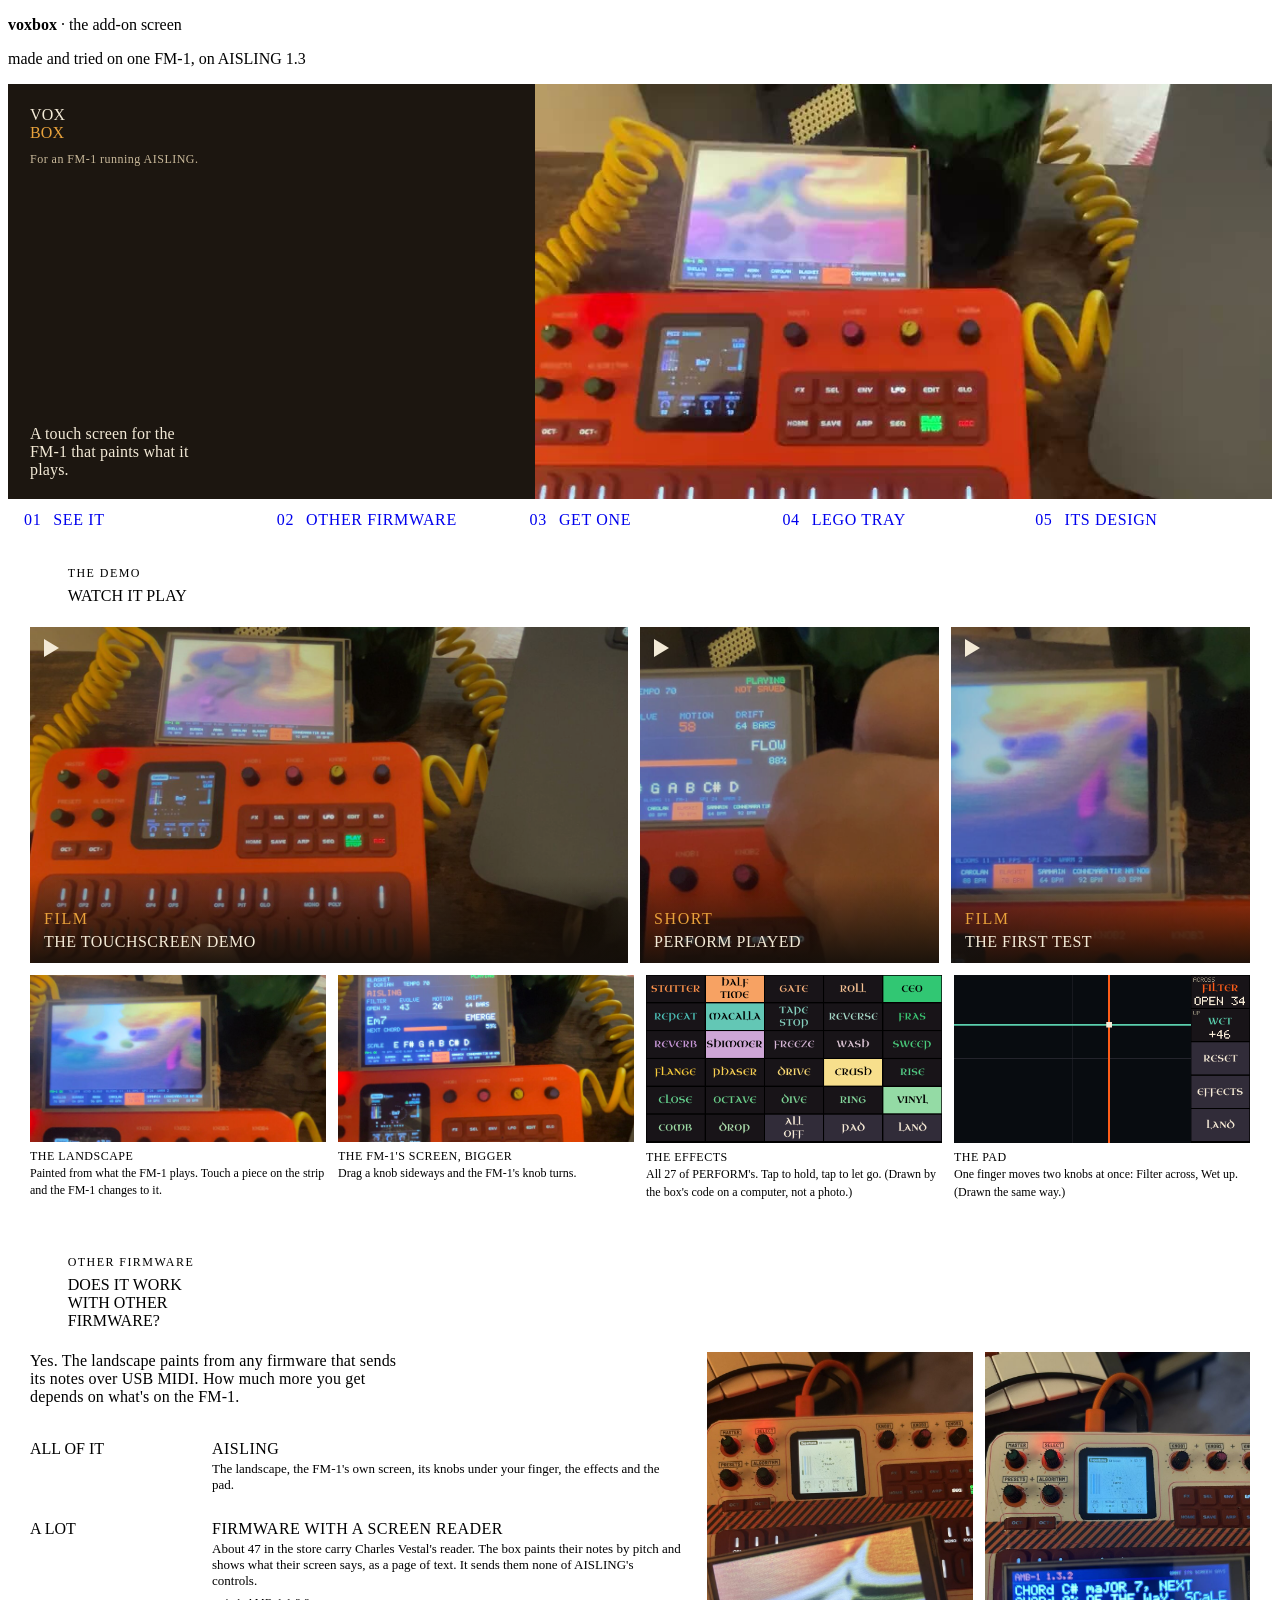
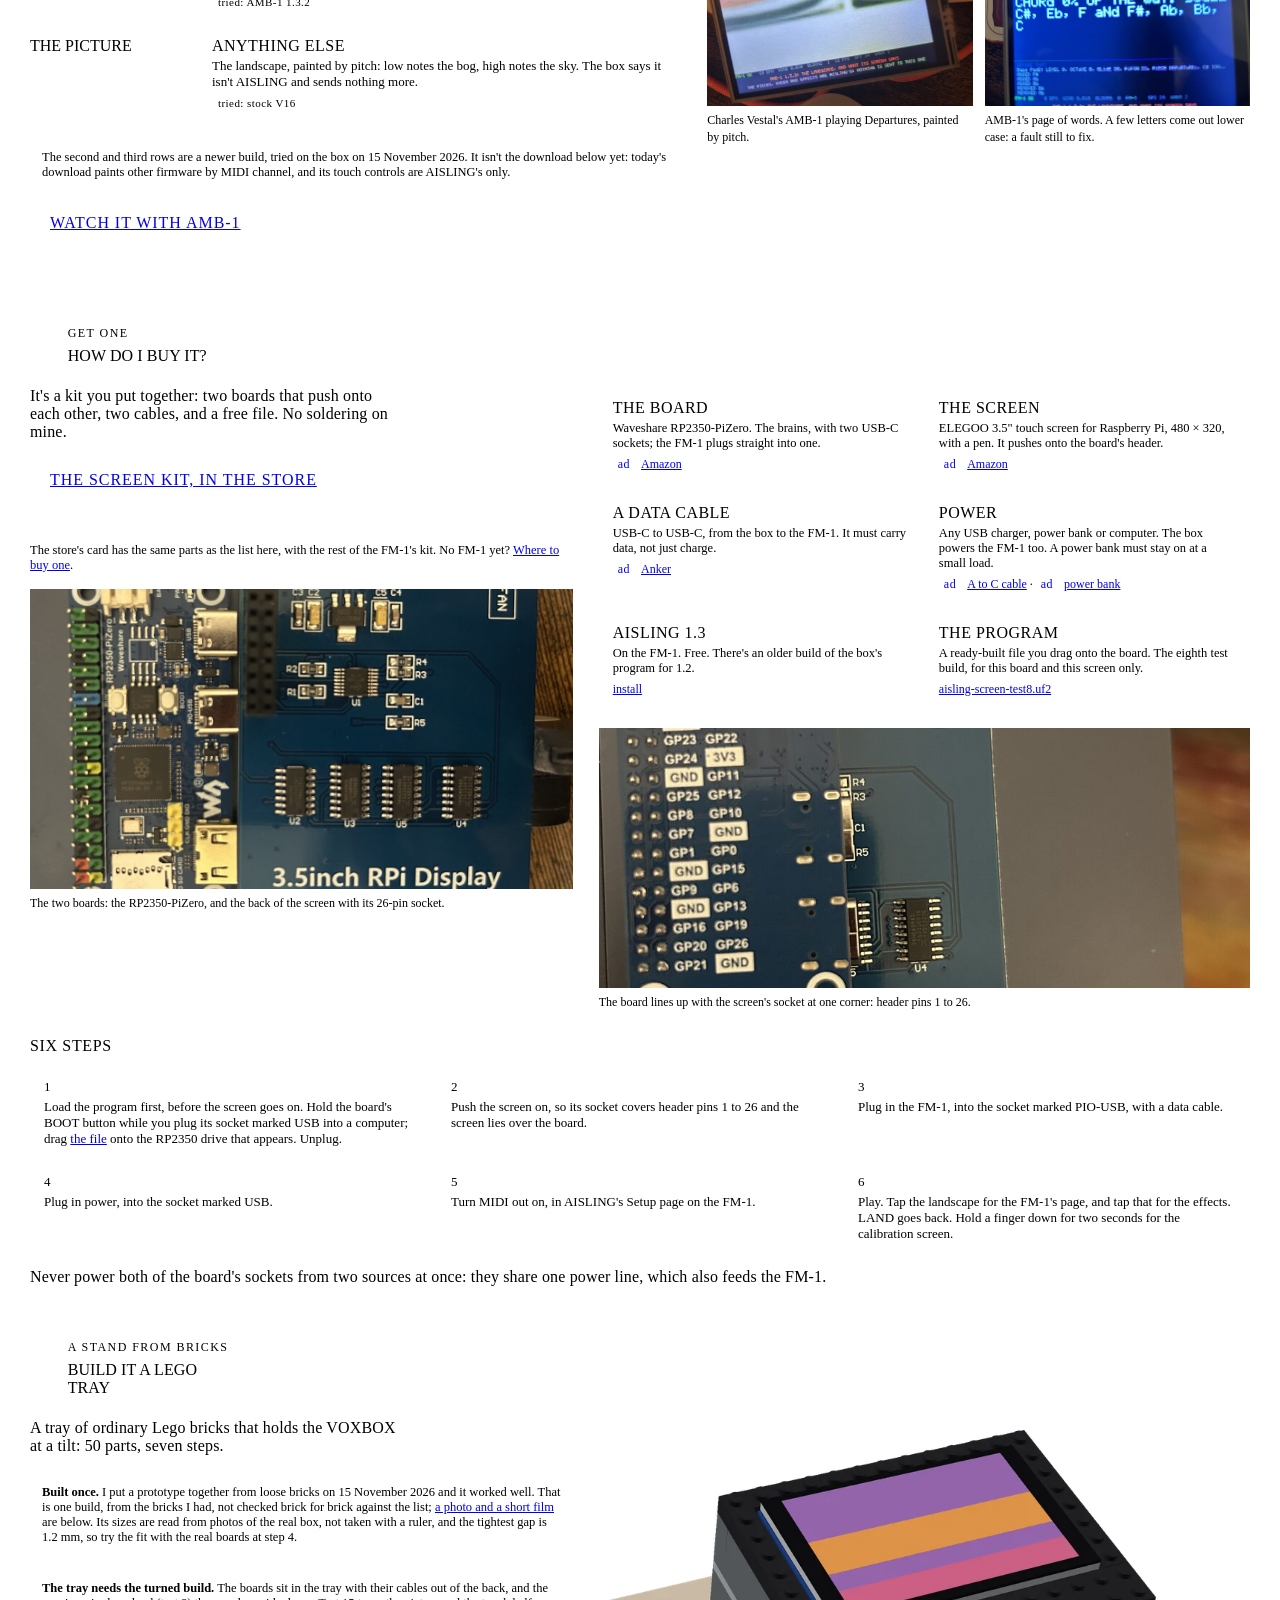
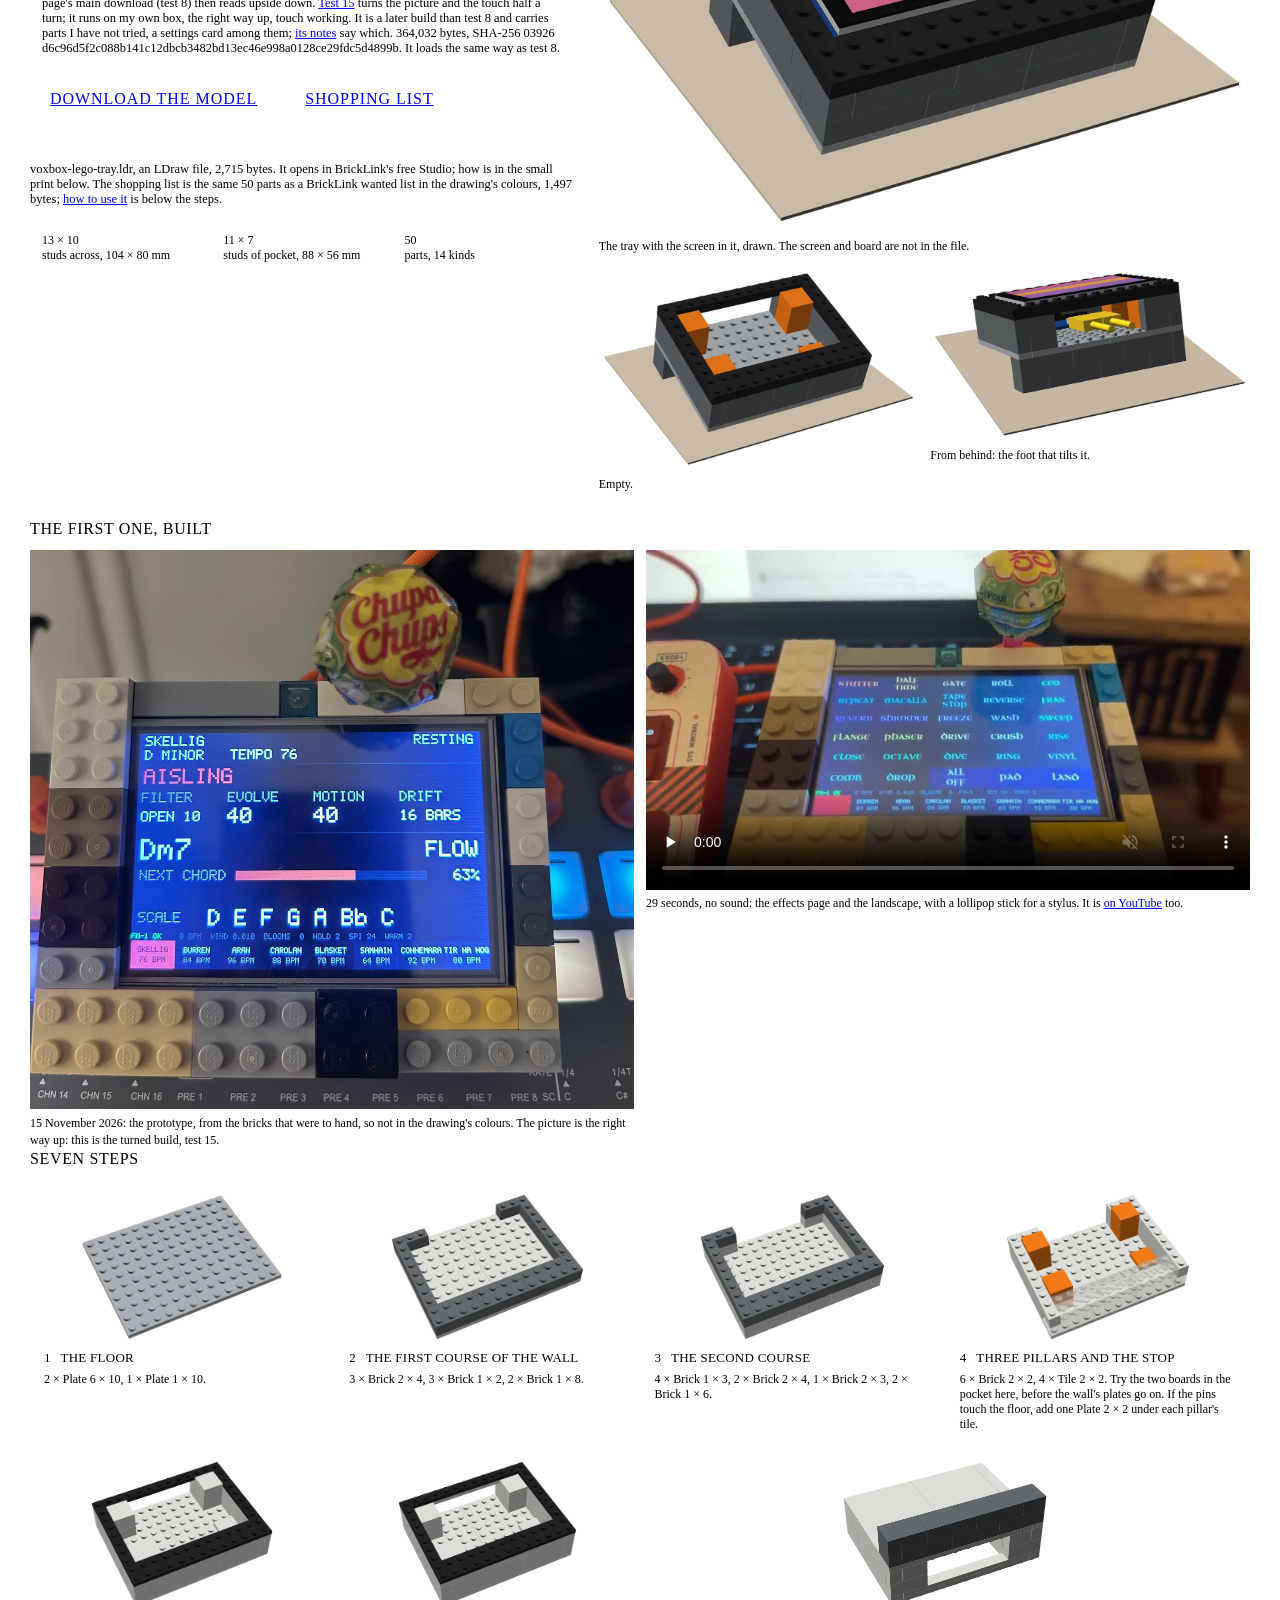
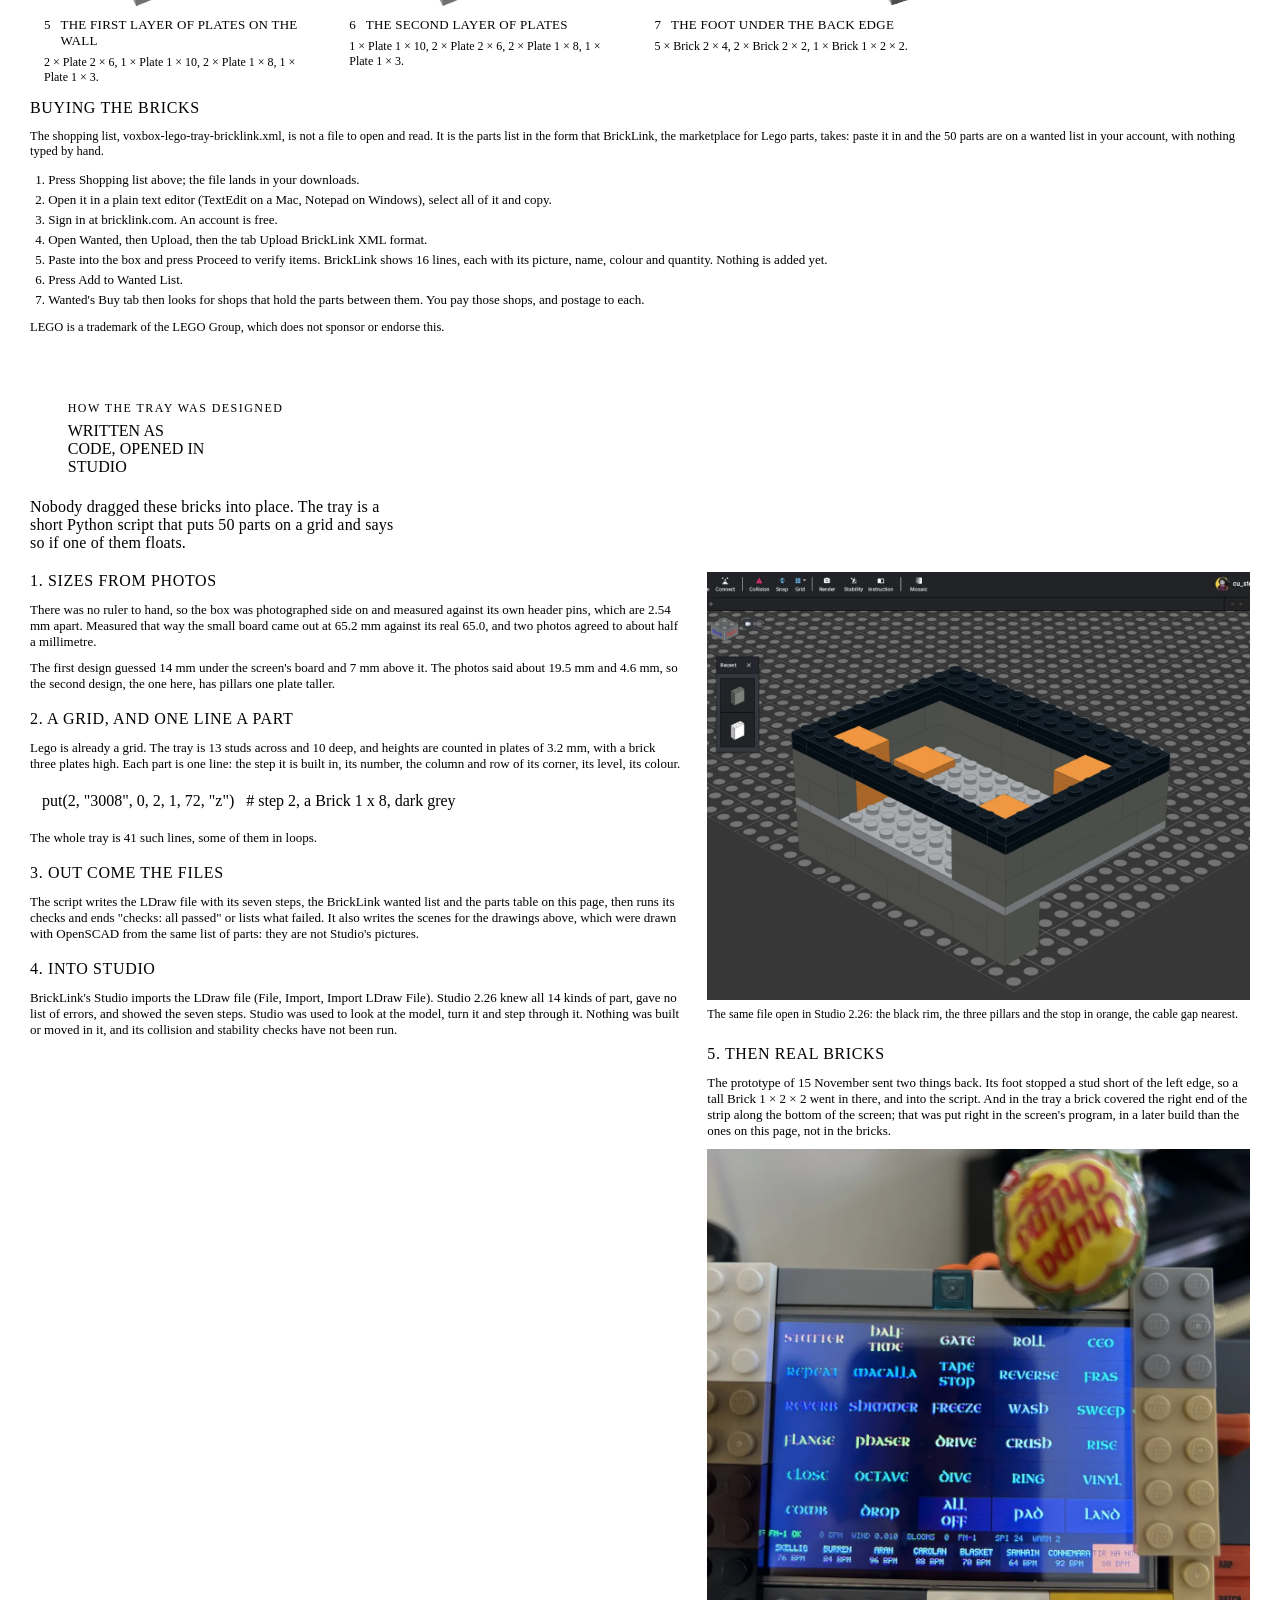
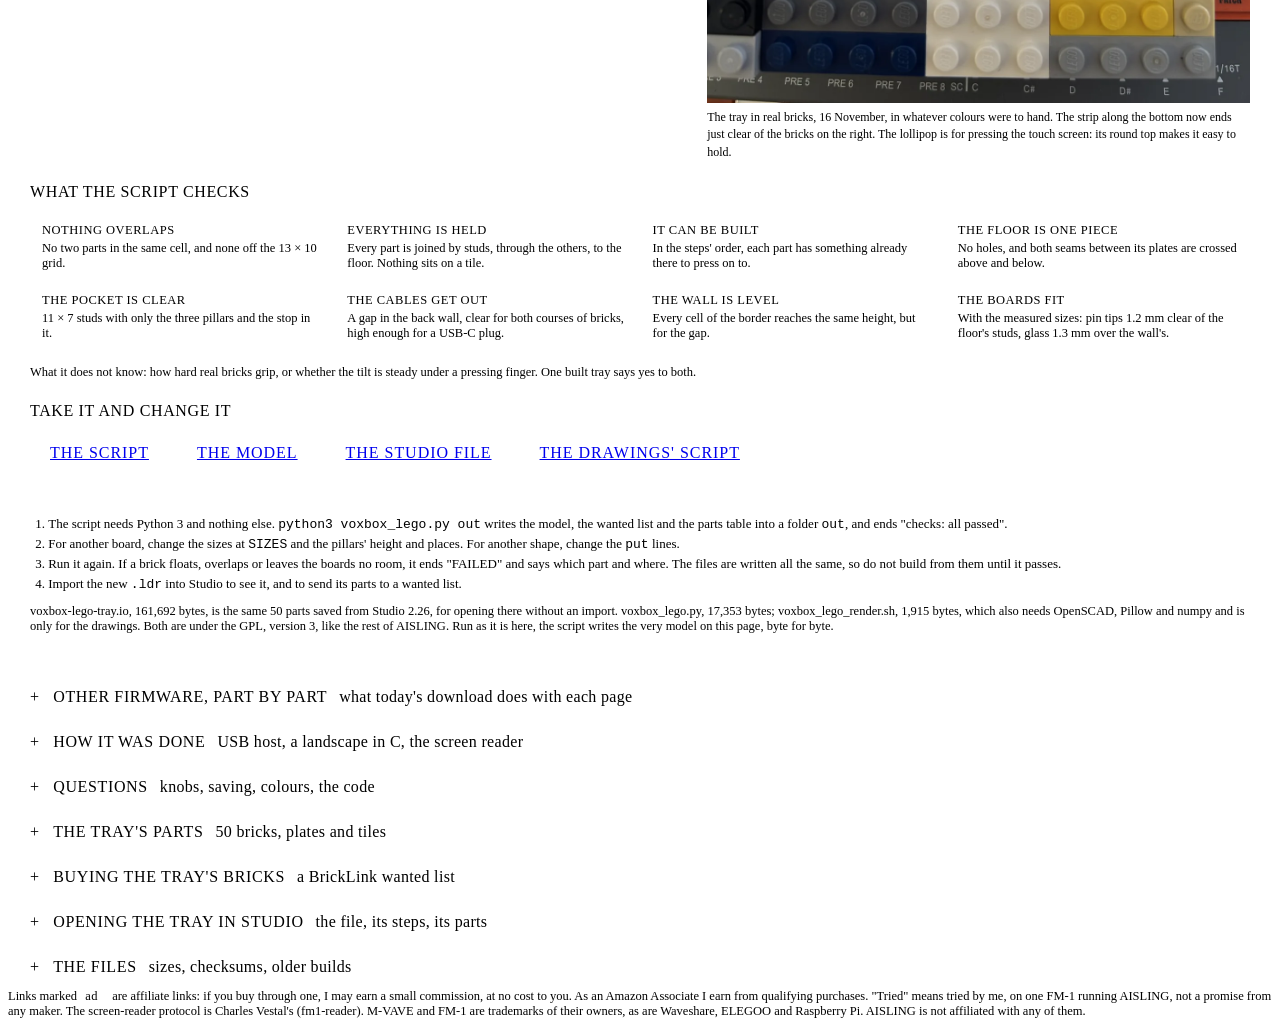
<file: web/screen/index.html>
<!doctype html>
<html lang="en">
<head>
<meta charset="utf-8">
<meta name="viewport" content="width=device-width, initial-scale=1">
<title>VOXBOX · the add-on screen</title>
<meta name="description" content="VOXBOX: a 3.5-inch touch screen for the M-VAVE FM-1 running AISLING: it paints the visualiser's landscape from the FM-1's MIDI, shows the FM-1's own screen, and turns its knobs. How it was made, the parts, and an FAQ.">
<meta property="og:title" content="VOXBOX · the add-on screen">
<meta property="og:description" content="VOXBOX, a small touch screen beside the FM-1: the landscape painted from its MIDI, the FM-1's own screen, and its knobs under your finger. How it was made, and the parts.">
<meta property="og:url" content="https://aisling.stephen8n.com/screen/">
<meta property="og:image" content="https://aisling.stephen8n.com/screen/img/share.jpg">
<meta property="og:image:width" content="1200">
<meta property="og:image:height" content="630">
<meta name="twitter:card" content="summary_large_image">
<style>
/* The screen page's own, laid out like a magazine: a cover, three numbered features (see it, other firmware, get one),
   then the small print folded away. The rest is the site's (web/brand/site.css) */
.pane p { margin: 0 0 10px; }
.pane p:last-child { margin-bottom: 0; }
.pane p b, .pane li b { font-weight: 400; color: var(--brand-green); }
.d { font-family: var(--brand-display); font-weight: 600; text-transform: uppercase; }
/* the cover */
.cover { display: grid; grid-template-columns: minmax(0, 5fr) minmax(0, 7fr); background: #1c1610; color: #f3ead7; }
.cover-words { display: flex; flex-direction: column; justify-content: space-between; gap: 18px; padding: 22px 22px 20px; min-width: 0; }
.cover h1 { margin: 0; font: 600 clamp(54px, 9.4vw, 122px)/.84 var(--brand-display); letter-spacing: .01em; text-transform: uppercase; }
.cover h1 span { display: block; color: #e9a23b; }
.cover .gloss { margin: 10px 0 0; font-size: 12px; letter-spacing: .04em; color: #c9b99a; }
.cover .deck { margin: 0; font: 600 clamp(19px, 2.1vw, 25px)/1.2 var(--brand-display); letter-spacing: .01em; max-width: 22ch; }
.cover video { display: block; width: 100%; height: 100%; object-fit: cover; aspect-ratio: 16 / 9; }
.jump { display: grid; grid-template-columns: repeat(5, minmax(0, 1fr)); }
.jump a { display: flex; align-items: baseline; gap: 12px; padding: 12px 16px 11px; text-decoration: none;
          font: 600 clamp(17px, 2vw, 22px)/1.1 var(--brand-display); letter-spacing: .04em; text-transform: uppercase; }
.jump a + a { border-left: 1px solid var(--brand-rule); }
.jump a i { font: 400 12px/1 var(--brand-mono); font-style: normal; color: var(--brand-rust); }
.jump a:hover { background: var(--brand-strip); }
/* a feature: its number, very big, and its question */
.feat { padding: 26px 22px 28px; }
.feat-head { display: grid; grid-template-columns: auto minmax(0, 1fr); align-items: end; column-gap: 22px; margin: 0 0 22px; }
.num { font: 600 clamp(84px, 13vw, 168px)/.74 var(--brand-display); letter-spacing: -.01em; color: transparent;
       -webkit-text-stroke: 2px var(--brand-rust); }
@supports not (-webkit-text-stroke: 2px red) { .num { color: var(--brand-rust); } }
.kick { margin: 0 0 6px; font-size: 12px; letter-spacing: .12em; text-transform: uppercase; color: var(--brand-rust); }
.feat h2 { margin: 0; font: 600 clamp(30px, 5vw, 58px)/.98 var(--brand-display); letter-spacing: .005em; text-transform: uppercase; max-width: 18ch; }
.stand { margin: 0 0 20px; font: 600 clamp(18px, 2vw, 23px)/1.3 var(--brand-display); letter-spacing: .01em; text-transform: none; max-width: 46ch; }
.stand em { font-style: normal; color: var(--brand-green); }
/* pictures: square corners, a hairline, a caption in small mono */
figure { margin: 0; min-width: 0; }
figure img { display: block; box-sizing: border-box; width: 100%; height: auto; border: 1px solid var(--brand-rule); }
figcaption { margin-top: 6px; font-size: 12px; line-height: 1.45; color: var(--brand-muted); }
/* 01: three films, then the pages as a mosaic */
.films { display: grid; grid-template-columns: 2fr 1fr 1fr; gap: 12px; margin: 0 0 12px; }
.film { position: relative; display: block; overflow: hidden; background: #1c1610; color: #f3ead7; text-decoration: none; }
.film img { display: block; width: 100%; height: 100%; min-height: 150px; object-fit: cover; opacity: .82; transition: opacity .2s, transform .4s; }
.film:hover img { opacity: 1; transform: scale(1.03); }
.film:hover { color: #f3ead7; }
.film span { position: absolute; left: 0; right: 0; bottom: 0; padding: 34px 14px 12px;
             background: linear-gradient(to top, rgba(20, 15, 10, .92), rgba(20, 15, 10, 0));
             font: 600 clamp(17px, 2vw, 24px)/1.05 var(--brand-display); letter-spacing: .03em; text-transform: uppercase; }
.film span small { display: block; margin-bottom: 5px; font: 400 11px/1 var(--brand-mono); letter-spacing: .1em; color: #e9a23b; }
.film::before { content: ""; position: absolute; top: 12px; left: 14px; z-index: 1; border-style: solid; border-width: 9px 0 9px 15px;
                border-color: transparent transparent transparent #f3ead7; }
.mosaic { display: grid; grid-template-columns: repeat(4, minmax(0, 1fr)); gap: 12px; }
.mosaic figcaption b { display: block; font: 600 16px/1.2 var(--brand-display); letter-spacing: .04em; text-transform: uppercase; color: var(--brand-ink); }
/* 02: the answer in three sizes of yes, beside the two photos */
.fwgrid { display: grid; grid-template-columns: minmax(0, 6fr) minmax(0, 5fr); gap: 26px; align-items: start; }
.tiers { list-style: none; margin: 0; padding: 0; border-top: 2px solid var(--brand-ink); }
.tiers li { display: grid; grid-template-columns: 10.5rem minmax(0, 1fr); align-items: start; column-gap: 14px; padding: 14px 0 13px; border-bottom: 1px solid var(--brand-rule); }
.tiers .big { font: 600 clamp(26px, 2.7vw, 34px)/1 var(--brand-display); color: var(--brand-green); text-transform: uppercase; }
.tiers h3 { margin: 0 0 3px; font: 600 19px/1.2 var(--brand-display); letter-spacing: .03em; text-transform: uppercase; }
.tiers p { margin: 0; font-size: 13px; }
.tiers .tried { display: inline-block; margin-top: 6px; padding: 1px 6px; font-size: 11px; letter-spacing: .04em; border: 1px solid var(--brand-green); color: var(--brand-green); }
.pair { display: grid; grid-template-columns: repeat(2, minmax(0, 1fr)); gap: 12px; }
.caveat { margin: 16px 0 0; padding: 10px 12px; border-left: 3px solid var(--brand-rust); background: var(--brand-strip); font-size: 12.5px; }
.vids { display: flex; flex-wrap: wrap; gap: 8px; margin: 14px 0 0; }
a.btn.big { min-height: 48px; padding: 10px 20px; font: 600 19px/1 var(--brand-display); letter-spacing: .06em; text-transform: uppercase; }
/* 03: the kit, the store, the six steps */
.buy { display: grid; grid-template-columns: minmax(0, 5fr) minmax(0, 6fr); gap: 26px; align-items: start; margin: 0 0 26px; }
.kit { display: grid; grid-template-columns: repeat(2, minmax(0, 1fr)); gap: 1px; background: var(--brand-rule); border: 1px solid var(--brand-rule); }
.kit > div { padding: 12px 14px 13px; background: var(--brand-ground); }
.kit h3 { margin: 0 0 4px; font: 600 18px/1.15 var(--brand-display); letter-spacing: .03em; text-transform: uppercase; }
.kit p { margin: 0 0 6px; font-size: 12.5px; color: var(--brand-muted); }
.kit .where { font-size: 12px; }
.ad { display: inline-block; margin-right: 6px; padding: 0 5px; font: 400 10.5px/1.6 var(--brand-mono); letter-spacing: .04em;
  background: var(--brand-soft); border: 1px solid var(--brand-rule); color: var(--brand-muted); }
.steps { list-style: none; counter-reset: s; display: grid; grid-template-columns: repeat(3, minmax(0, 1fr)); gap: 1px; margin: 0; padding: 0;
         background: var(--brand-rule); border: 1px solid var(--brand-rule); }
.steps li { counter-increment: s; padding: 12px 14px 14px; background: var(--brand-ground); font-size: 13px; }
.steps li::before { content: counter(s); display: block; margin: 0 0 4px; font: 600 44px/1 var(--brand-display); color: var(--brand-green); }
.steps li b { font-weight: 400; color: var(--brand-green); }
.never { margin: 12px 0 0; font: 600 17px/1.3 var(--brand-display); letter-spacing: .01em; color: var(--brand-rust); }
.sub { margin: 0 0 12px; font: 600 22px/1.1 var(--brand-display); letter-spacing: .04em; text-transform: uppercase; }
/* 04: the Lego tray */
.facts { list-style: none; display: grid; grid-template-columns: repeat(3, minmax(0, 1fr)); gap: 1px; margin: 16px 0 0; padding: 0; background: var(--brand-rule); border: 1px solid var(--brand-rule); }
.facts li { padding: 10px 12px 11px; background: var(--brand-ground); font-size: 12px; color: var(--brand-muted); }
.facts b { display: block; font: 600 clamp(24px, 2.6vw, 32px)/1.05 var(--brand-display); color: var(--brand-green); }
.steps.bricks { grid-template-columns: repeat(4, minmax(0, 1fr)); }
.steps.bricks li { display: grid; grid-template-columns: auto minmax(0, 1fr); column-gap: 10px; align-content: start; }
.steps.bricks li:last-child { grid-column: span 2; }
.steps.bricks li::before { grid-row: 2; margin: 0; }
.steps.bricks img { grid-column: 1 / -1; width: 100%; height: 150px; object-fit: contain; margin: 0 0 8px; }
.steps.bricks b { grid-column: 2; align-self: end; font: 600 17px/1.15 var(--brand-display); letter-spacing: .02em; text-transform: uppercase; color: var(--brand-ink); }
.steps.bricks span { grid-column: 1 / -1; margin-top: 6px; font-size: 12px; color: var(--brand-muted); }
.parts { width: auto; min-width: min(100%, 26rem); border-collapse: collapse; margin: 0 0 12px; font-size: 13px; }
.parts th, .parts td { padding: 4px 18px 4px 0; text-align: left; border-bottom: 1px solid var(--brand-rule); }
.parts th { font-weight: 400; color: var(--brand-muted); }
ol.plain { margin: 0 0 12px; padding-left: 1.4em; font-size: 13px; }
ol.plain li { margin: 0 0 4px; }
/* the small print: folded away until asked for */
.fold { padding: 0; }
.fold details { border-top: 1px solid var(--brand-rule); }
.fold details:first-child { border-top: 0; }
.fold summary { display: flex; align-items: baseline; gap: 12px; padding: 14px 22px 13px; cursor: pointer; list-style: none;
                font: 600 clamp(19px, 2.2vw, 24px)/1.1 var(--brand-display); letter-spacing: .04em; text-transform: uppercase; }
.fold summary::-webkit-details-marker { display: none; }
.fold summary::before { content: "+"; flex: none; width: .7em; color: var(--brand-rust); }
.fold details[open] > summary::before { content: "\2212"; }
.fold summary:hover { background: var(--brand-strip); }
.fold summary small { font: 400 12px/1.3 var(--brand-mono); letter-spacing: .02em; text-transform: none; color: var(--brand-muted); }
.fold .in { padding: 2px 22px 20px; }
ul.how { list-style: square; padding-left: 1.3rem; margin: 0 0 10px; }
ul.how li { margin: 0 0 8px; } ul.how li::marker { color: var(--brand-green); }
.parts { width: 100%; border-collapse: collapse; font-size: 13.5px; }
.parts th, .parts td { padding: 9px 10px 9px 0; border-top: 1px solid var(--brand-rule); text-align: left; vertical-align: top; }
.parts thead th { border-top: 0; padding-top: 0; font: 400 12px/1.4 var(--brand-mono); letter-spacing: .04em; color: var(--brand-muted); }
.fw tbody th { width: 22%; font: 600 14px/1.35 var(--brand-display); letter-spacing: .02em; }
.fw td { width: 39%; }
.faq { display: grid; grid-template-columns: repeat(2, minmax(0, 1fr)); gap: 4px 32px; }
.faq h3 { margin: 10px 0 4px; font: 600 15.5px/1.3 var(--brand-display); letter-spacing: .02em; }
.faq div > p { font-size: 13.5px; }
p.small { color: var(--brand-muted); font-size: 12.5px; }
p.small code { overflow-wrap: anywhere; }
/* 05: how the tray was designed: the story in a column beside Studio's picture, one line of the script, the checks */
.made { display: grid; grid-template-columns: minmax(0, 6fr) minmax(0, 5fr); gap: 26px; align-items: start; margin: 0 0 22px; }
.made p { margin: 0 0 10px; font-size: 13px; }
.made .sub { margin-top: 18px; } .made > div > .sub:first-child { margin-top: 0; }
pre.line { margin: 0 0 10px; padding: 10px 12px; overflow-x: auto; border: 1px solid var(--brand-rule); background: var(--brand-strip); font: 400 12.5px/1.6 var(--brand-mono); }
.checks { list-style: none; margin: 0 0 12px; padding: 0; display: grid; grid-template-columns: repeat(4, minmax(0, 1fr)); gap: 1px; background: var(--brand-rule); border: 1px solid var(--brand-rule); }
.checks li { padding: 10px 12px 11px; background: var(--brand-ground); font-size: 12.5px; }
.checks li b { display: block; margin: 0 0 3px; font: 600 16px/1.2 var(--brand-display); letter-spacing: .04em; text-transform: uppercase; color: var(--brand-ink); }
@media (max-width: 59.99rem) { .made { grid-template-columns: minmax(0, 1fr); } .checks { grid-template-columns: repeat(2, minmax(0, 1fr)); } }
@media (max-width: 59.99rem) {
  .cover, .fwgrid, .buy { grid-template-columns: minmax(0, 1fr); }
  .films { grid-template-columns: repeat(2, minmax(0, 1fr)); } .films .film:first-child { grid-column: 1 / -1; }
  .mosaic { grid-template-columns: repeat(2, minmax(0, 1fr)); }
  .steps, .steps.bricks { grid-template-columns: repeat(2, minmax(0, 1fr)); }
}
@media (max-width: 47.99rem) {
  .jump { grid-template-columns: repeat(2, minmax(0, 1fr)); }
  .jump a:nth-child(odd) { border-left: 0; }
  .jump a:nth-child(n+3) { border-top: 1px solid var(--brand-rule); }
  .feat { padding: 20px 16px 22px; } .fold summary { padding-left: 16px; padding-right: 16px; } .fold .in { padding: 2px 16px 18px; }
  .feat-head { grid-template-columns: minmax(0, 1fr); row-gap: 14px; }
  .faq { grid-template-columns: minmax(0, 1fr); }
  .parts thead { display: none; }
  .parts, .parts tbody, .parts tr, .parts td { display: block; }
  .parts tr { border-top: 1px solid var(--brand-rule); padding: 9px 0; }
  .parts td { border: 0; padding: 0 0 4px; }
  .fw tbody th, .fw td { display: block; width: auto; border: 0; padding: 0 0 6px; }
  .fw td::before { content: attr(data-l); display: block; font: 400 11.5px/1.5 var(--brand-mono); letter-spacing: .04em; color: var(--brand-muted); }
}
@media (max-width: 30rem) {
  .jump a { flex-direction: column; gap: 4px; padding: 10px 12px; }
  .kit, .steps, .films { grid-template-columns: minmax(0, 1fr); }
  .jump a { font-size: 15px; }
  .tiers li { grid-template-columns: minmax(0, 1fr); }
}
@media (prefers-reduced-motion: reduce) { .film img { transition: none; } .film:hover img { transform: none; } }
@media print { .cover video { display: none; } }
</style>
<!--AISLING-HEAD-->
</head>
<body>
<!--AISLING-BAR-->
<main class="bench">
<div class="strip">
<p class="lab"><b>voxbox</b> · the add-on screen</p>
<p class="lab">made and tried on one FM-1, on AISLING 1.3</p>
</div>

<div class="cover">
<div class="cover-words">
<div>
<h1>Vox<span>box</span></h1>
<p class="gloss">For an FM-1 running AISLING.</p>
</div>
<p class="deck">A touch screen for the FM-1 that paints what it plays.</p>
</div>
<video id="loop" src="img/loop.mp4" poster="img/loop-poster.jpg" width="960" height="540" autoplay muted loop playsinline preload="metadata"
  aria-label="The screen on a stand above the FM-1, painting the landscape as AISLING plays, then a close look at it"></video>
</div>

<nav class="jump" aria-label="On this page">
<a href="#see"><i>01</i>See it</a><a href="#others"><i>02</i>Other firmware</a><a href="#get"><i>03</i>Get one</a><a href="#tray"><i>04</i>Lego tray</a><a href="#design"><i>05</i>Its design</a>
</nav>

<section class="feat" id="see" aria-labelledby="seeh">
<div class="feat-head"><div class="num d" aria-hidden="true">01</div>
<div><p class="kick">The demo</p><h2 id="seeh">Watch it play</h2></div></div>
<div class="films">
<a class="film" href="https://youtu.be/m0fL2Crroo4"><img src="img/over-fm1.jpg" width="1280" height="720" alt="The screen on a stand above the FM-1, showing the landscape in mauve, pink and gold"><span><small>Film</small>The touchscreen demo</span></a>
<a class="film" href="https://youtube.com/shorts/WtvuUBjDFCo"><img src="img/drag.jpg" width="1280" height="720" loading="lazy" alt="A knob being dragged on the box, its value in orange"><span><small>Short</small>PERFORM played</span></a>
<a class="film" href="https://youtu.be/NsIO6Zmxpek"><img src="img/landscape.jpg" width="1280" height="720" loading="lazy" alt="Close up of the landscape's soft bands of colour"><span><small>Film</small>The first test</span></a>
</div>
<div class="mosaic">
<figure><img src="img/landscape.jpg" width="1280" height="720" loading="lazy" alt="The landscape's soft bands of colour, and the strip of the eight pieces with Blasket lit"><figcaption><b>The landscape</b>Painted from what the FM-1 plays. Touch a piece on the strip and the FM-1 changes to it.</figcaption></figure>
<figure><img src="img/fm1-page.jpg" width="1280" height="720" loading="lazy" alt="The FM-1's Aisling page on the box: the piece, its key and tempo, four knobs with their values"><figcaption><b>The FM-1's screen, bigger</b>Drag a knob sideways and the FM-1's knob turns.</figcaption></figure>
<figure><img src="img/effects.png" width="960" height="544" loading="lazy" alt="The effects page: a grid of the 27 effect names, six of them filled in their colours"><figcaption><b>The effects</b>All 27 of PERFORM's. Tap to hold, tap to let go. (Drawn by the box's code on a computer, not a photo.)</figcaption></figure>
<figure><img src="img/pad.png" width="960" height="544" loading="lazy" alt="The pad: an orange line and a green line crossing where the finger is"><figcaption><b>The pad</b>One finger moves two knobs at once: Filter across, Wet up. (Drawn the same way.)</figcaption></figure>
</div>
</section>

<section class="feat" id="others" aria-labelledby="othersh">
<div class="feat-head"><div class="num d" aria-hidden="true">02</div>
<div><p class="kick">Other firmware</p><h2 id="othersh">Does it work with other firmware?</h2></div></div>
<div class="fwgrid">
<div>
<p class="stand"><em>Yes.</em> The landscape paints from any firmware that sends its notes over USB MIDI. How much more you get depends on what's on the FM-1.</p>
<ul class="tiers">
<li><div class="big">All of it</div><div><h3>AISLING</h3><p>The landscape, the FM-1's own screen, its knobs under your finger, the effects and the pad.</p></div></li>
<li><div class="big">A lot</div><div><h3>Firmware with a screen reader</h3><p>About 47 in the store carry Charles Vestal's reader. The box paints their notes by pitch and shows what their screen says, as a page of text. It sends them none of AISLING's controls.</p><span class="tried">tried: AMB-1 1.3.2</span></div></li>
<li><div class="big">The picture</div><div><h3>Anything else</h3><p>The landscape, painted by pitch: low notes the bog, high notes the sky. The box says it isn't AISLING and sends nothing more.</p><span class="tried">tried: stock V16</span></div></li>
</ul>
<p class="caveat">The second and third rows are a newer build, tried on the box on 15 November 2026. It isn't the download below yet: today's download paints other firmware by MIDI channel, and its touch controls are AISLING's only.</p>
<p class="vids"><a class="btn go big" href="https://youtube.com/shorts/NtA-R_5Em_0">Watch it with AMB-1</a></p>
</div>
<div class="pair">
<figure><img src="img/guest-landscape.jpg" width="900" height="1200" loading="lazy" alt="The FM-1 running AMB-1, its screen showing the piece Departures, and below it the box painting a landscape in orange, white and green"><figcaption>Charles Vestal's AMB-1 playing Departures, painted by pitch.</figcaption></figure>
<figure><img src="img/guest-words.jpg" width="900" height="1200" loading="lazy" alt="The box's page for AMB-1: its name and version at the top, then in large letters the chord and the notes of the scale"><figcaption>AMB-1's page of words. A few letters come out lower case: a fault still to fix.</figcaption></figure>
</div>
</div>
</section>

<section class="feat" id="get" aria-labelledby="geth">
<div class="feat-head"><div class="num d" aria-hidden="true">03</div>
<div><p class="kick">Get one</p><h2 id="geth">How do I buy it?</h2></div></div>
<div class="buy">
<div>
<p class="stand">It's a kit you put together: <em>two boards that push onto each other</em>, two cables, and a free file. No soldering on mine.</p>
<p class="vids"><a class="btn go big" href="https://store.stephen8n.com/#g-screen">The screen kit, in the store</a></p>
<p class="small" style="margin-top:14px">The store's card has the same parts as the list here, with the rest of the FM-1's kit. No FM-1 yet? <a href="https://store.stephen8n.com/#g-fm1">Where to buy one</a>.</p>
<figure style="margin-top:16px"><img src="img/parts.jpg" width="1200" height="1078" loading="lazy" style="max-height:300px;object-fit:cover" alt="The Waveshare RP2350-PiZero board beside the back of the ELEGOO 3.5 inch screen, its 26-pin socket at the top left"><figcaption>The two boards: the RP2350-PiZero, and the back of the screen with its 26-pin socket.</figcaption></figure>
</div>
<div>
<div class="kit">
<div><h3>The board</h3><p>Waveshare RP2350-PiZero. The brains, with two USB-C sockets; the FM-1 plugs straight into one.</p>
<p class="where"><a rel="sponsored nofollow" href="https://www.amazon.co.uk/dp/B0FGH8KNB2?tag=stephen8n-21"><span class="ad">ad</span>Amazon</a></p></div>
<div><h3>The screen</h3><p>ELEGOO 3.5" touch screen for Raspberry Pi, 480 × 320, with a pen. It pushes onto the board's header.</p>
<p class="where"><a rel="sponsored nofollow" href="https://www.amazon.co.uk/dp/B01MRQTMTD?tag=stephen8n-21"><span class="ad">ad</span>Amazon</a></p></div>
<div><h3>A data cable</h3><p>USB-C to USB-C, from the box to the FM-1. It must carry data, not just charge.</p>
<p class="where"><a rel="sponsored nofollow" href="https://www.amazon.co.uk/dp/B088NMR44C?tag=stephen8n-21"><span class="ad">ad</span>Anker</a></p></div>
<div><h3>Power</h3><p>Any USB charger, power bank or computer. The box powers the FM-1 too. A power bank must stay on at a small load.</p>
<p class="where"><a rel="sponsored nofollow" href="https://www.amazon.co.uk/dp/B01GGKYO1I?tag=stephen8n-21"><span class="ad">ad</span>A to C cable</a> · <a rel="sponsored nofollow" href="https://www.amazon.co.uk/dp/B08JTQ66K7?tag=stephen8n-21"><span class="ad">ad</span>power bank</a></p></div>
<div><h3>AISLING 1.3</h3><p>On the FM-1. Free. There's an older build of the box's program for 1.2.</p>
<p class="where"><a href="../install/">install</a></p></div>
<div><h3>The program</h3><p>A ready-built file you drag onto the board. The eighth test build, for this board and this screen only.</p>
<p class="where"><a href="aisling-screen-test8.uf2" download>aisling-screen-test8.uf2</a></p></div>
</div>
<figure style="margin-top:12px"><img src="img/fitted.jpg" width="900" height="918" loading="lazy" alt="The board laid on the back of the screen, its pin labels lined up with the screen's socket" style="max-height:260px;object-fit:cover"><figcaption>The board lines up with the screen's socket at one corner: header pins 1 to 26.</figcaption></figure>
</div>
</div>
<h3 class="sub">Six steps</h3>
<ol class="steps">
<li><b>Load the program first,</b> before the screen goes on. Hold the board's BOOT button while you plug its socket marked USB into a computer; drag <a href="aisling-screen-test8.uf2" download>the file</a> onto the RP2350 drive that appears. Unplug.</li>
<li><b>Push the screen on,</b> so its socket covers header pins 1 to 26 and the screen lies over the board.</li>
<li><b>Plug in the FM-1,</b> into the socket marked PIO-USB, with a data cable.</li>
<li><b>Plug in power,</b> into the socket marked USB.</li>
<li><b>Turn MIDI out on,</b> in AISLING's Setup page on the FM-1.</li>
<li><b>Play.</b> Tap the landscape for the FM-1's page, and tap that for the effects. LAND goes back. Hold a finger down for two seconds for the calibration screen.</li>
</ol>
<p class="never">Never power both of the board's sockets from two sources at once: they share one power line, which also feeds the FM-1.</p>
</section>

<section class="feat" id="tray" aria-labelledby="trayh">
<div class="feat-head"><div class="num d" aria-hidden="true">04</div>
<div><p class="kick">A stand from bricks</p><h2 id="trayh">Build it a Lego tray</h2></div></div>
<div class="buy">
<div>
<p class="stand">A tray of ordinary Lego bricks that holds the VOXBOX <em>at a tilt</em>: 50 parts, seven steps.</p>
<p class="caveat"><b>Built once.</b> I put a prototype together from loose bricks on 15 November 2026 and it worked well. That is one build, from the bricks I had, not checked brick for brick against the list; <a href="#tray-built">a photo and a short film</a> are below. Its sizes are read from photos of the real box, not taken with a ruler, and the tightest gap is 1.2 mm, so try the fit with the real boards at step 4.</p>
<p class="caveat"><b>The tray needs the turned build.</b> The boards sit in the tray with their cables out of the back, and the page's main download (test 8) then reads upside down. <a href="aisling-screen-test15.uf2" download>Test 15</a> turns the picture and the touch half a turn; it runs on my own box, the right way up, touch working. It is a later build than test 8 and carries parts I have not tried, a settings card among them; <a href="https://github.com/stephencummins/aisling-viz-box/tree/main/viz-test15">its notes</a> say which. 364,032 bytes, SHA-256 <span style="word-break:break-all">03926d6c96d5f2c088b141c12dbcb3482bd13ec46e998a0128ce29fdc5d4899b</span>. It loads the same way as test 8.</p>
<p class="vids"><a class="btn go big" href="voxbox-lego-tray.ldr" download>Download the model</a><a class="btn big" href="voxbox-lego-tray-bricklink.xml" download>Shopping list</a></p>
<p class="small" style="margin-top:14px">voxbox-lego-tray.ldr, an LDraw file, 2,715 bytes. It opens in BrickLink's free Studio; how is in the small print below. The shopping list is the same 50 parts as a BrickLink wanted list in the drawing's colours, 1,497 bytes; <a href="#tray-shop">how to use it</a> is below the steps.</p>
<ul class="facts">
<li><b>13 × 10</b>studs across, 104 × 80 mm</li>
<li><b>11 × 7</b>studs of pocket, 88 × 56 mm</li>
<li><b>50</b>parts, 14 kinds</li>
</ul>
</div>
<div>
<figure><img src="img/lego/fitted.webp" width="874" height="554" loading="lazy" alt="The tray drawn with the screen in it: a low black box of bricks around the screen, which shows bands of mauve, orange and pink"><figcaption>The tray with the screen in it, drawn. The screen and board are not in the file.</figcaption></figure>
<div class="pair" style="margin-top:12px;align-items:start">
<figure><img src="img/lego/empty.webp" width="874" height="554" loading="lazy" alt="The tray drawn empty: a walled pocket with pillars inside"><figcaption>Empty.</figcaption></figure>
<figure><img src="img/lego/back.webp" width="860" height="467" loading="lazy" alt="The tray drawn from behind, the foot of bricks under its back edge"><figcaption>From behind: the foot that tilts it.</figcaption></figure>
</div>
</div>
</div>
<h3 class="sub" id="tray-built">The first one, built</h3>
<div class="pair" style="align-items:start">
<figure><img src="img/lego/built.webp" width="1200" height="1111" loading="lazy" alt="The screen in a frame of mixed-colour Lego bricks on the FM-1, showing AISLING's page, a lollipop standing behind it"><figcaption>15 November 2026: the prototype, from the bricks that were to hand, so not in the drawing's colours. The picture is the right way up: this is the turned build, test 15.</figcaption></figure>
<figure><video src="img/lego/built.mp4" poster="img/lego/built-poster.jpg" width="960" height="540" controls muted playsinline preload="none" style="display:block;width:100%;height:auto;border:1px solid var(--brand-rule)"
  aria-label="The screen in its brick tray: the effects page, then the landscape, touched with a lollipop stick"></video><figcaption>29 seconds, no sound: the effects page and the landscape, with a lollipop stick for a stylus. It is <a href="https://youtu.be/BqivrrI86kE">on YouTube</a> too.</figcaption></figure>
</div>
<h3 class="sub">Seven steps</h3>
<ol class="steps bricks">
<li><img src="img/lego/step1.webp" width="906" height="660" loading="lazy" alt="Step 1, drawn: the floor, the new parts in orange"><b>The floor</b><span>2 × Plate 6 × 10, 1 × Plate 1 × 10.</span></li>
<li><img src="img/lego/step2.webp" width="984" height="749" loading="lazy" alt="Step 2, drawn: the first course of the wall, the new parts in orange"><b>The first course of the wall</b><span>3 × Brick 2 × 4, 3 × Brick 1 × 2, 2 × Brick 1 × 8.</span></li>
<li><img src="img/lego/step3.webp" width="948" height="754" loading="lazy" alt="Step 3, drawn: the second course, the new parts in orange"><b>The second course</b><span>4 × Brick 1 × 3, 2 × Brick 2 × 4, 1 × Brick 2 × 3, 2 × Brick 1 × 6.</span></li>
<li><img src="img/lego/step4.webp" width="936" height="745" loading="lazy" alt="Step 4, drawn: three pillars and the stop, the new parts in orange, the front wall drawn see-through"><b>Three pillars and the stop</b><span>6 × Brick 2 × 2, 4 × Tile 2 × 2. Try the two boards in the pocket here, before the wall's plates go on. If the pins touch the floor, add one Plate 2 × 2 under each pillar's tile.</span></li>
<li><img src="img/lego/step5.webp" width="929" height="750" loading="lazy" alt="Step 5, drawn: the first layer of plates on the wall, the new parts in orange"><b>The first layer of plates on the wall</b><span>2 × Plate 2 × 6, 1 × Plate 1 × 10, 2 × Plate 1 × 8, 1 × Plate 1 × 3.</span></li>
<li><img src="img/lego/step6.webp" width="910" height="746" loading="lazy" alt="Step 6, drawn: the second layer of plates, the new parts in orange"><b>The second layer of plates</b><span>1 × Plate 1 × 10, 2 × Plate 2 × 6, 2 × Plate 1 × 8, 1 × Plate 1 × 3.</span></li>
<li><img src="img/lego/step7.webp" width="836" height="597" loading="lazy" alt="Step 7, drawn: the foot under the back edge, the new parts in orange"><b>The foot under the back edge</b><span>5 × Brick 2 × 4, 2 × Brick 2 × 2, 1 × Brick 1 × 2 × 2.</span></li>
</ol>
<h3 class="sub" id="tray-shop">Buying the bricks</h3>
<p class="small">The shopping list, voxbox-lego-tray-bricklink.xml, is not a file to open and read. It is the parts list in the form that BrickLink, the marketplace for Lego parts, takes: paste it in and the 50 parts are on a wanted list in your account, with nothing typed by hand.</p>
<ol class="plain">
<li>Press Shopping list above; the file lands in your downloads.</li>
<li>Open it in a plain text editor (TextEdit on a Mac, Notepad on Windows), select all of it and copy.</li>
<li>Sign in at bricklink.com. An account is free.</li>
<li>Open Wanted, then Upload, then the tab Upload BrickLink XML format.</li>
<li>Paste into the box and press Proceed to verify items. BrickLink shows 16 lines, each with its picture, name, colour and quantity. Nothing is added yet.</li>
<li>Press Add to Wanted List.</li>
<li>Wanted's Buy tab then looks for shops that hold the parts between them. You pay those shops, and postage to each.</li>
</ol>
<p class="small" style="margin-top:12px">LEGO is a trademark of the LEGO Group, which does not sponsor or endorse this.</p>
</section>

<section class="feat" id="design" aria-labelledby="designh">
<div class="feat-head"><div class="num d" aria-hidden="true">05</div>
<div><p class="kick">How the tray was designed</p><h2 id="designh">Written as code, opened in Studio</h2></div></div>
<p class="stand">Nobody dragged these bricks into place. The tray is a short Python script that puts 50 parts on a grid and <em>says so if one of them floats</em>.</p>
<div class="made">
<div>
<h3 class="sub">1. Sizes from photos</h3>
<p>There was no ruler to hand, so the box was photographed side on and measured against its own header pins, which are 2.54 mm apart. Measured that way the small board came out at 65.2 mm against its real 65.0, and two photos agreed to about half a millimetre.</p>
<p>The first design guessed 14 mm under the screen's board and 7 mm above it. The photos said about 19.5 mm and 4.6 mm, so the second design, the one here, has pillars one plate taller.</p>
<h3 class="sub">2. A grid, and one line a part</h3>
<p>Lego is already a grid. The tray is 13 studs across and 10 deep, and heights are counted in plates of 3.2 mm, with a brick three plates high. Each part is one line: the step it is built in, its number, the column and row of its corner, its level, its colour.</p>
<pre class="line">put(2, "3008", 0, 2, 1, 72, "z")   # step 2, a Brick 1 x 8, dark grey</pre>
<p>The whole tray is 41 such lines, some of them in loops.</p>
<h3 class="sub">3. Out come the files</h3>
<p>The script writes the LDraw file with its seven steps, the BrickLink wanted list and the parts table on this page, then runs its checks and ends "checks: all passed" or lists what failed. It also writes the scenes for the drawings above, which were drawn with OpenSCAD from the same list of parts: they are not Studio's pictures.</p>
<h3 class="sub">4. Into Studio</h3>
<p>BrickLink's Studio imports the LDraw file (File, Import, Import LDraw File). Studio 2.26 knew all 14 kinds of part, gave no list of errors, and showed the seven steps. Studio was used to look at the model, turn it and step through it. Nothing was built or moved in it, and its collision and stability checks have not been run.</p>
</div>
<div>
<figure><img src="img/lego/studio.webp" width="1400" height="1104" loading="lazy" alt="Studio's window with the tray in it, seen from above and behind: a black rim of plates on dark grey walls, the light grey floor inside, three orange pillars and the orange stop, the cable gap open at the near side"><figcaption>The same file open in Studio 2.26: the black rim, the three pillars and the stop in orange, the cable gap nearest.</figcaption></figure>
<h3 class="sub" style="margin-top:22px">5. Then real bricks</h3>
<p>The prototype of 15 November sent two things back. Its foot stopped a stud short of the left edge, so a tall Brick 1 × 2 × 2 went in there, and into the script. And in the tray a brick covered the right end of the strip along the bottom of the screen; that was put right in the screen's program, in a later build than the ones on this page, not in the bricks.</p>
<figure><img src="img/lego/prototype-front.webp" width="1200" height="1224" loading="lazy" alt="The screen sitting in a tray of mixed white, grey, tan, yellow and black Lego, showing the effects page, with a wrapped lollipop resting on the top edge; the strip of tune names along the bottom ends just clear of the bricks on the right"><figcaption>The tray in real bricks, 16 November, in whatever colours were to hand. The strip along the bottom now ends just clear of the bricks on the right. The lollipop is for pressing the touch screen: its round top makes it easy to hold.</figcaption></figure>
</div>
</div>
<h3 class="sub">What the script checks</h3>
<ul class="checks">
<li><b>Nothing overlaps</b>No two parts in the same cell, and none off the 13 × 10 grid.</li>
<li><b>Everything is held</b>Every part is joined by studs, through the others, to the floor. Nothing sits on a tile.</li>
<li><b>It can be built</b>In the steps' order, each part has something already there to press on to.</li>
<li><b>The floor is one piece</b>No holes, and both seams between its plates are crossed above and below.</li>
<li><b>The pocket is clear</b>11 × 7 studs with only the three pillars and the stop in it.</li>
<li><b>The cables get out</b>A gap in the back wall, clear for both courses of bricks, high enough for a USB-C plug.</li>
<li><b>The wall is level</b>Every cell of the border reaches the same height, but for the gap.</li>
<li><b>The boards fit</b>With the measured sizes: pin tips 1.2 mm clear of the floor's studs, glass 1.3 mm over the wall's.</li>
</ul>
<p class="small">What it does not know: how hard real bricks grip, or whether the tilt is steady under a pressing finger. One built tray says yes to both.</p>
<h3 class="sub" style="margin-top:22px" id="tray-change">Take it and change it</h3>
<p class="vids" style="margin-bottom:14px"><a class="btn go big" href="voxbox_lego.py" download>The script</a><a class="btn big" href="voxbox-lego-tray.ldr" download>The model</a><a class="btn big" href="voxbox-lego-tray.io" download>The Studio file</a><a class="btn big" href="voxbox_lego_render.sh" download>The drawings' script</a></p>
<ol class="plain">
<li>The script needs Python 3 and nothing else. <code>python3 voxbox_lego.py out</code> writes the model, the wanted list and the parts table into a folder <code>out</code>, and ends "checks: all passed".</li>
<li>For another board, change the sizes at <code>SIZES</code> and the pillars' height and places. For another shape, change the <code>put</code> lines.</li>
<li>Run it again. If a brick floats, overlaps or leaves the boards no room, it ends "FAILED" and says which part and where. The files are written all the same, so do not build from them until it passes.</li>
<li>Import the new <code>.ldr</code> into Studio to see it, and to send its parts to a wanted list.</li>
</ol>
<p class="small" style="margin-top:12px">voxbox-lego-tray.io, 161,692 bytes, is the same 50 parts saved from Studio 2.26, for opening there without an import. voxbox_lego.py, 17,353 bytes; voxbox_lego_render.sh, 1,915 bytes, which also needs OpenSCAD, Pillow and numpy and is only for the drawings. Both are under the GPL, version 3, like the rest of AISLING. Run as it is here, the script writes the very model on this page, byte for byte.</p>
</section>

<section class="fold" aria-label="The small print">
<details><summary>Other firmware, part by part <small>what today's download does with each page</small></summary><div class="in">
<p>The landscape works with any firmware that sends its notes over USB MIDI, but the touch controls for the FM-1 (its
page, its knobs and the strip of pieces) are made for AISLING. With the download on this page:</p>
<table class="parts fw">
<thead><tr><th scope="col">On the screen</th><th scope="col">With AISLING 1.3</th><th scope="col">With any other firmware</th></tr></thead>
<tbody>
<tr><th scope="row">The landscape</th><td data-l="AISLING 1.3">Paints the sky from the flute, the hills and fields from the
harps, and the bog from the drone.</td><td data-l="Other firmware">Paints, if the firmware sends its notes over USB MIDI. Each part lands
where its channel puts it (DUB-1's drums on channel 10 would paint fields, its bass on channel 3 the sky), so the
picture means less.</td></tr>
<tr><th scope="row">Switching pages, hold for calibration</th><td data-l="AISLING 1.3">Works.</td><td data-l="Other firmware">Works.
That part is the box's own and doesn't ask the FM-1 anything.</td></tr>
<tr><th scope="row">The strip of pieces</th><td data-l="AISLING 1.3">A tap changes the piece, and the strip follows the FM-1's
piece however it was picked.</td><td data-l="Other firmware">Still shows AISLING's eight names. A tap sends a program change, 0 to 7,
and lights the one you tapped; what the FM-1 does with it is up to its firmware.</td></tr>
<tr><th scope="row">The FM-1's page</th><td data-l="AISLING 1.3">The FM-1's own screen, bigger, kept up to date as you play.</td>
<td data-l="Other firmware">A firmware without a screen reader leaves it at WAITING FOR THE FM-1'S SCREEN READER. DUB-1 and its
relatives have one, but they describe their own pages in their own words, which the box doesn't know, so expect
little or nothing. Untried.</td></tr>
<tr><th scope="row">Turning the knobs from the screen</th><td data-l="AISLING 1.3">Drag a knob sideways and the FM-1's knob
turns.</td><td data-l="Other firmware">Nothing to turn. The box only turns a knob whose values it knows, and it knows
AISLING's.</td></tr>
<tr><th scope="row">The effects and the pad</th><td data-l="AISLING 1.3">A tap holds an effect or lets it go; a finger on the
pad moves two of Filter, Wet, Energy and Chorus.</td><td data-l="Other firmware">The pages show, and send AISLING's CCs. What another
firmware does with those numbers is up to it, so leave them alone.</td></tr>
<tr><th scope="row">PERFORM's flash</th><td data-l="AISLING 1.3">A held effect's colour and name fill the box for a
second.</td><td data-l="Other firmware">Never shows.</td></tr>
</tbody>
</table>
<p>The newer build asks the FM-1 who it is every two seconds, using Charles Vestal's screen-reader protocol. About 47
firmwares in the store carry that reader: 41 with their own words (X0X, FoMni-1, AMB-1, Polly, MOSS-1 and so on) and 6
with the common words only. With one that names itself something other than AISLING, the box places the notes by pitch
instead of by channel, shows what that firmware's screen says as a page of text, and sends it none of AISLING's
controls. A firmware that doesn't answer gets the landscape only. Only AMB-1 and the stock firmware have been tried.</p>
</div></details>
<details><summary>How it was done <small>USB host, a landscape in C, the screen reader</small></summary><div class="in">
<ul class="how">
<li><b>The FM-1 is a USB MIDI device,</b> and AISLING sends everything it plays out of its USB socket: the drone, the
harps and the flute on channels 1 to 4, and the clock. The RP2350 runs as a USB host on its second socket (in
software, with Pico-PIO-USB), so the FM-1 plugs into it as it would into a computer.</li>
<li><b>The landscape</b> is a cut-down version of the visualiser's, rewritten in C for a 480 × 320 screen. Each note
lays colour into its layer and the clock sets the pace. It draws about ten frames a second over SPI.</li>
<li><b>The FM-1's page</b> comes from what AISLING says to a screen reader: every time its screen changes, it sends
the page and its values as text over MIDI (the FM-1 Screen Reader protocol, by Charles Vestal). The box reads that
text and draws the page.</li>
<li><b>The knobs</b> use something AISLING has listened for since 1.2: MIDI CC 16 to 19 turn the four knobs of whatever
page is on its screen. The box knows each knob's values in order, so a drag steps through them from where the knob
is and never jumps. If the FM-1 doesn't say the knob back, the box says so in red.</li>
<li><b>The strip of pieces</b> sends a program change, 0 to 7, back to the FM-1.</li>
<li><b>The effects and the pad</b> use what AISLING 1.3 added: a MIDI CC for each of the 27 effects (64 or more holds
it, less lets it go) and fixed CCs for Filter, Wet, Energy and Chorus. They work from any page of the FM-1, though
only PERFORM shows them on its own screen. Going from the effects to the pad lets go of whatever was held.</li>
</ul>
<p>It's all new code, on the Raspberry Pi Pico SDK with TinyUSB and Pico-PIO-USB, under the GPL like AISLING:
<a href="https://github.com/stephencummins/aisling-viz-box">the source is on GitHub</a>. The screen's settings were
written from the panel chip's datasheet and tuned by eye on a calibration screen. It was built up in eight test
builds, from "does the screen light up" to the knobs, tried on the board as it went.</p>
</div></details>
<details><summary>Questions <small>knobs, saving, colours, the code</small></summary><div class="in">
<div class="faq">
<div>
<h3>Which AISLING do I need?</h3>
<p>1.3 for this build: it knows 1.3's knobs (PERFORM's fourth is Chorus) and its 27 effects. On 1.2, use the older
build under The files, below: with this one, PERFORM's fourth knob would be wrong. The knobs need 1.2 or later, the
first AISLING to take them over MIDI (CC 16 to 19); the strip of pieces needs 1.1 or later, for program change.</p>
<h3>What about the FM-1's stock firmware?</h3>
<p>With the download on this page, untried. With the newer build (see Other firmware, above), tried on 15 November 2026: stock V16
sends the notes you play over USB MIDI and the landscape paints from them by pitch. It doesn't answer when asked who
it is, so the box says it isn't AISLING and sends it nothing more.</p>
<h3>What if the FM-1 doesn't take a turn?</h3>
<p>While you drag, the box shows the value it's sending in orange, until the FM-1 says the knob back. If nothing comes
back within a second and a half (on an older AISLING, say, or with the grid up), it puts the FM-1's own value back
and says THE FM-1 DIDN'T TAKE IT. The screen never keeps a value the FM-1 doesn't have.</p>
<h3>Will a new AISLING break the FM-1's page?</h3>
<p>It could, if a release changes the words AISLING uses to describe its screen; the box would then need an update to
match. The landscape doesn't depend on them.</p>
</div>
<div>
<h3>Finger or pen?</h3>
<p>Either: the screen comes with a pen. It's a resistive panel, so press it rather than brush it. A knob only turns once
your finger has moved about 10 pixels sideways, so resting a finger on one does nothing, and a touch on the knobs
never switches the page.</p>
<h3>If I turn a knob on the FM-1, does the screen follow?</h3>
<p>Yes. The page is rebuilt from what the FM-1 says, so a knob turned on the FM-1, a new page or a new piece shows on
the screen too. So does the strip of pieces.</p>
<h3>Can every knob be turned from the screen?</h3>
<p>Nearly. Setup's four can't (AISLING doesn't take them over MIDI), so their labels show dimmed, and nor can Mode
while it says Custom.</p>
<h3>Does turning a knob on the screen save it?</h3>
<p>No. It's the same as turning the knob on the FM-1: NOT SAVED shows, and you save on the FM-1 as usual. Nothing is
stored on the box.</p>
</div>
<div>
<h3>Does the box change what the FM-1 plays?</h3>
<p>Only when you touch it: a tap on the strip changes the piece, and a drag turns a knob. The rest of the time it
listens to the FM-1's MIDI and asks what's on its screen, which changes nothing.</p>
<h3>Can I play notes from the screen?</h3>
<p>No. It turns knobs and picks pieces; the FM-1 still does the playing.</p>
<h3>Can I get the code?</h3>
<p>Yes: <a href="https://github.com/stephencummins/aisling-viz-box">github.com/stephencummins/aisling-viz-box</a>, under the GPL-3.0 like AISLING. Each of the
eight test builds has its own folder and notes. The <a href="aisling-screen-test8.uf2" download>ready-built file</a>
is test 8's, and the licences of the libraries inside it are in the source's <code>NOTICES.md</code>.</p>
</div>
<div>
<h3>Why are the colours paler than on a computer?</h3>
<p>It's a cheap panel, and it squashes its brightest colours together, so the visualiser's vellum shows white. The
box sets the panel's tone curve every time it starts, which helps the middle and dark colours. It still looks
good.</p>
<h3>Do I need a Raspberry Pi?</h3>
<p>No. The RP2350 is the chip from the Raspberry Pi Pico 2 and does the whole job on its own; the screen just happens
to be made for a Pi's header.</p>
<h3>Does it work with the visualiser on a computer?</h3>
<p>They're separate: the box is for when the FM-1 is on its own. The <a href="../visualiser/">visualiser</a> in Chrome
or Edge still paints the full landscape from an FM-1 plugged into the computer.</p>
</div>
</div>
</div></details>
<details id="tray-parts"><summary>The tray's parts <small>50 bricks, plates and tiles</small></summary><div class="in">
<table class="parts"><thead><tr><th>How many</th><th>Part</th><th>LDraw number</th></tr></thead><tbody><tr><td>10</td><td>Brick 2 × 4</td><td>3001</td></tr><tr><td>2</td><td>Brick 1 × 8</td><td>3008</td></tr><tr><td>1</td><td>Brick 2 × 3</td><td>3002</td></tr><tr><td>2</td><td>Brick 1 × 6</td><td>3009</td></tr><tr><td>8</td><td>Brick 2 × 2</td><td>3003</td></tr><tr><td>4</td><td>Brick 1 × 3</td><td>3622</td></tr><tr><td>3</td><td>Brick 1 × 2</td><td>3004</td></tr><tr><td>1</td><td>Brick 1 × 2 × 2</td><td>3245b</td></tr><tr><td>2</td><td>Plate 6 × 10</td><td>3033</td></tr><tr><td>4</td><td>Plate 2 × 6</td><td>3795</td></tr><tr><td>3</td><td>Plate 1 × 10</td><td>4477</td></tr><tr><td>4</td><td>Plate 1 × 8</td><td>3460</td></tr><tr><td>4</td><td>Tile 2 × 2</td><td>3068b</td></tr><tr><td>2</td><td>Plate 1 × 3</td><td>3623</td></tr></tbody></table>
<p>The tray is drawn around sizes read from photos of the real box, scaled by its 2.54 mm pin spacing and good to about 0.7 mm; none has been checked with a ruler. The screen's board is 85.5 × 56 mm, its nominal size. Under it, the small board's face is 17.9 mm down and the tips of its soldered pins 19.5 mm; above it, the glass is 4.6 mm up.</p>
<p>On pillars of 22.4 mm the pin tips clear the floor's studs by 1.2 mm, which is about the size of the measuring error. If they touch, one Plate 2 × 2 under each pillar's tile lifts the boards 3.2 mm. The glass stands about 1.3 mm above the wall's studs. The tile on the floor carries nothing: it sits 1.3 mm under the small board and stops that corner dipping when the screen is pressed.</p>
</div></details>
<details id="tray-buy"><summary>Buying the tray's bricks <small>a BrickLink wanted list</small></summary><div class="in">
<p>There is no kit to buy yet. The steps for using the shopping list are <a href="#tray-shop">under the tray's seven steps</a>; these are its details.</p>
<p>The list asks for each part in the colour it is drawn in: light bluish grey for the floor, dark bluish grey for the wall's bricks and the foot, black for the wall's plates, orange for the pillars and the stop. That makes 16 lines for 14 kinds of part, as two kinds come in two colours. No colour matters to the fit; change any of them on BrickLink's check page or in the wanted list, to whatever is cheap or to your taste. It asks for new or used alike. BrickLink calls the 2 × 2 tile 3068, where the model and the parts list above say 3068b; they are the same tile. BrickLink took the first 15 lines on 15 November 2026, as far as step 5; the sixteenth, the Brick 1 × 2 × 2 (BrickLink's 3245b), was added afterwards and checked only against BrickLink's catalogue, which lists it in dark bluish grey; I did not add it or go on to buy, so steps 6 and 7 are as BrickLink names them, not tried. The prices, the postage and the sale are between you and BrickLink's shops; I take no part in them and earn nothing from them.</p>
</div></details>
<details id="tray-studio"><summary>Opening the tray in Studio <small>the file, its steps, its parts</small></summary><div class="in">
<ol class="plain">
<li>Install Studio 2.0 from BrickLink. It is free.</li>
<li>File, Import, Import LDraw File, and choose voxbox-lego-tray.ldr. Plain File, Open lists only Studio's own .io files.</li>
<li>The Step List panel shows the seven steps; clicking one shows the model built up to there.</li>
<li>To turn the view, hold the right mouse button and drag. Scroll to zoom. To turn a part, select it and press the arrow keys.</li>
<li>Model Info lists the parts, and can send them to a BrickLink wanted list.</li>
</ol>
<p>The file opened in Studio this way on 15 November 2026; the menu and panel names are as remembered, not checked. Studio shows only the Lego, and its collision and stability checks have not been run on this model.</p>
</div></details>
<details><summary>The files <small>sizes, checksums, older builds</small></summary><div class="in">
<p>The screen covers the board's BOOT button, which is why the program goes on first. After that, a new build loads
over USB with the screen in place: <a href="https://github.com/stephencummins/aisling-viz-box#load">the source's README</a> has the two lines.</p>
<p class="small">The file is 298,496 bytes; its SHA-256 is
<code>526dc6d2d00717378e417caf278290708affdee188d224ba956e03f90edeab42</code>. It's a hobby build with no warranty,
tried on one board. It's for AISLING 1.3. Still on 1.2? Use
<a href="aisling-screen-test7-for-1.2.uf2" download>the build made for 1.2</a> (233,984 bytes, SHA-256
<code>60510ee6d58301f22f45206a0a64d5a9527fbd9dfe7391b9a7f87dad48945adc</code>): it has 1.2's PERFORM knobs and no
flash. The build before this one, without the effects and the pad, is still here:
<a href="aisling-screen-test7.uf2" download>test 7</a>.</p>
<p class="small">No soldering on mine: the board came with its header fitted and the screen pushes onto it. If yours
comes without a header, it needs one soldered on first. Something to prop it up behind the FM-1 helps.</p>
</div></details>
</section>

<section class="pane">
<p class="small">Links marked <span class="ad">ad</span> are affiliate links: if you buy through one, I may earn a small
commission, at no cost to you. As an Amazon Associate I earn from qualifying purchases. "Tried" means tried by me, on
one FM-1 running AISLING, not a promise from any maker. The screen-reader protocol is Charles Vestal's
(fm1-reader). M-VAVE and FM-1 are trademarks of their owners, as are Waveshare, ELEGOO and Raspberry Pi. AISLING is
not affiliated with any of them.</p>
</section>
</main>
<script>
// a still picture for anyone who has asked for less motion; they can still play it
const v = document.getElementById('loop')
if (v && matchMedia('(prefers-reduced-motion: reduce)').matches) { v.removeAttribute('autoplay'); v.pause(); v.controls = true }
</script>
</body>
</html>
</file>
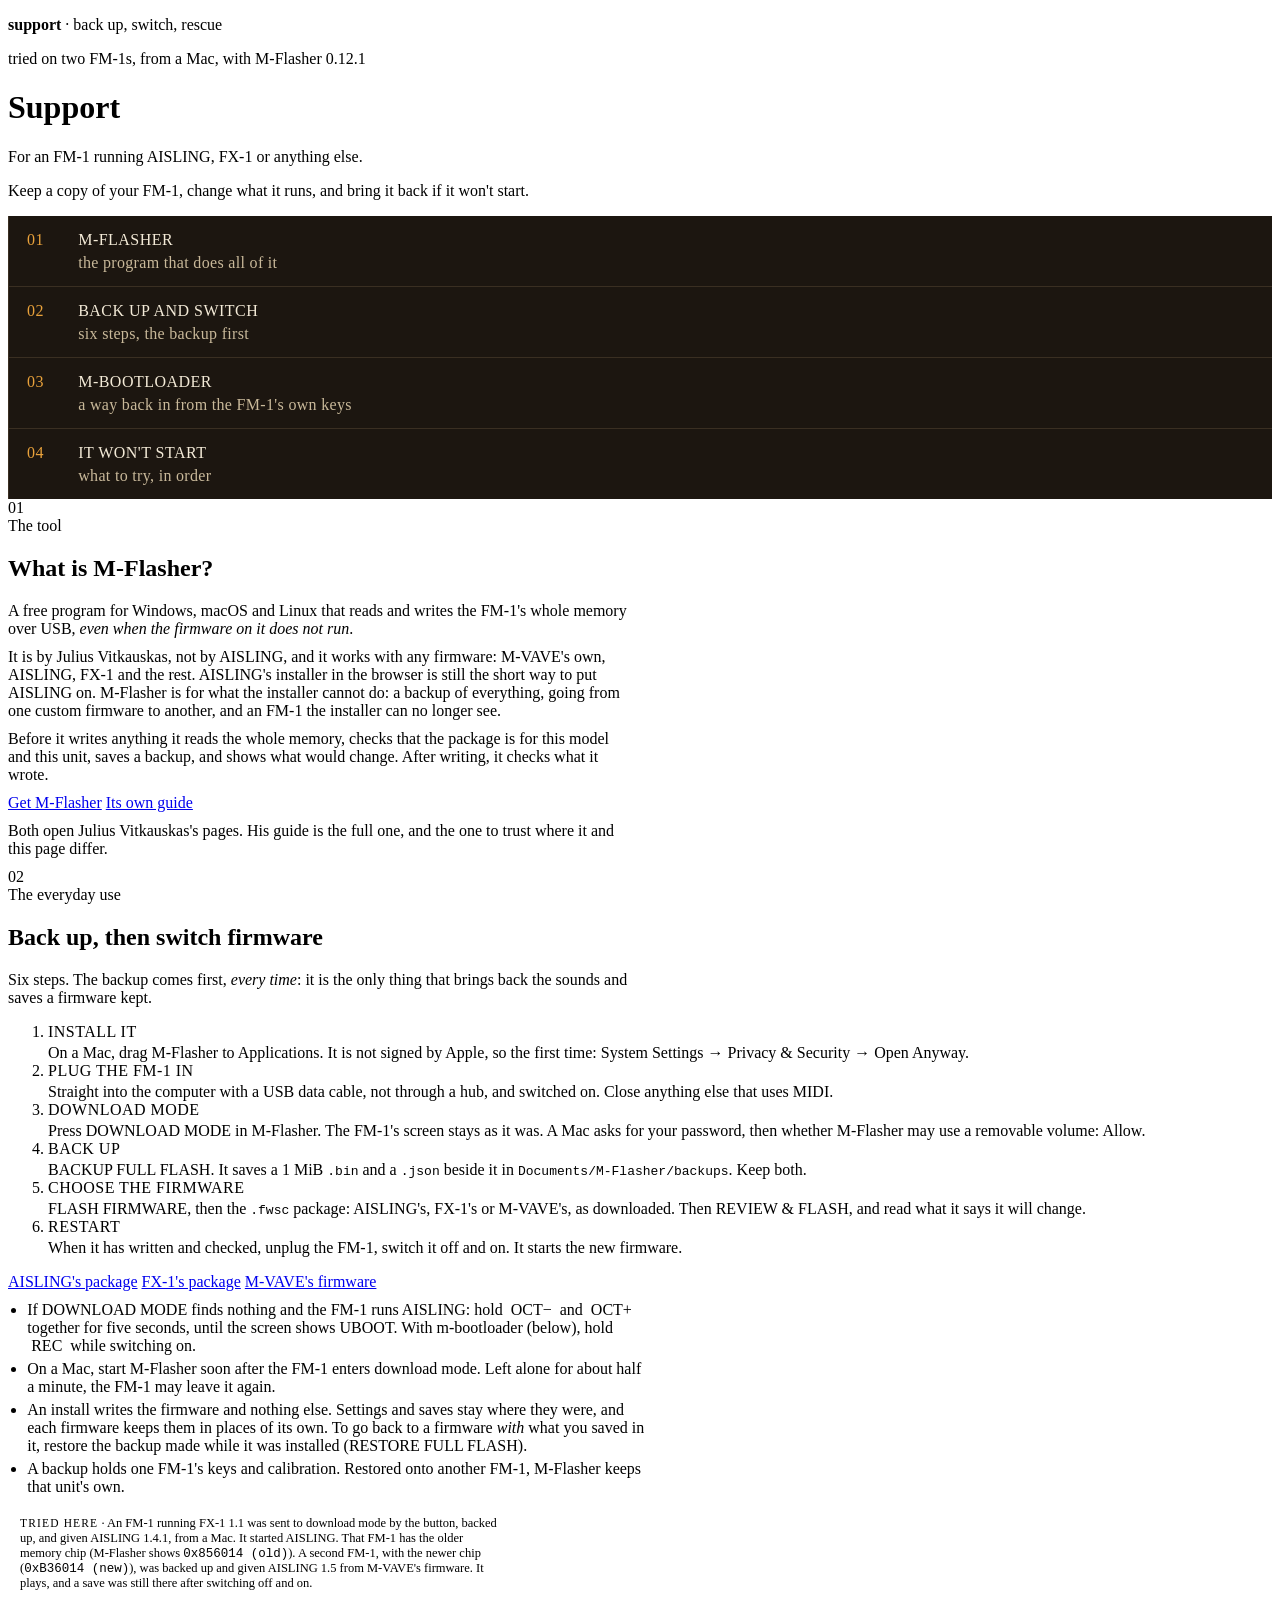
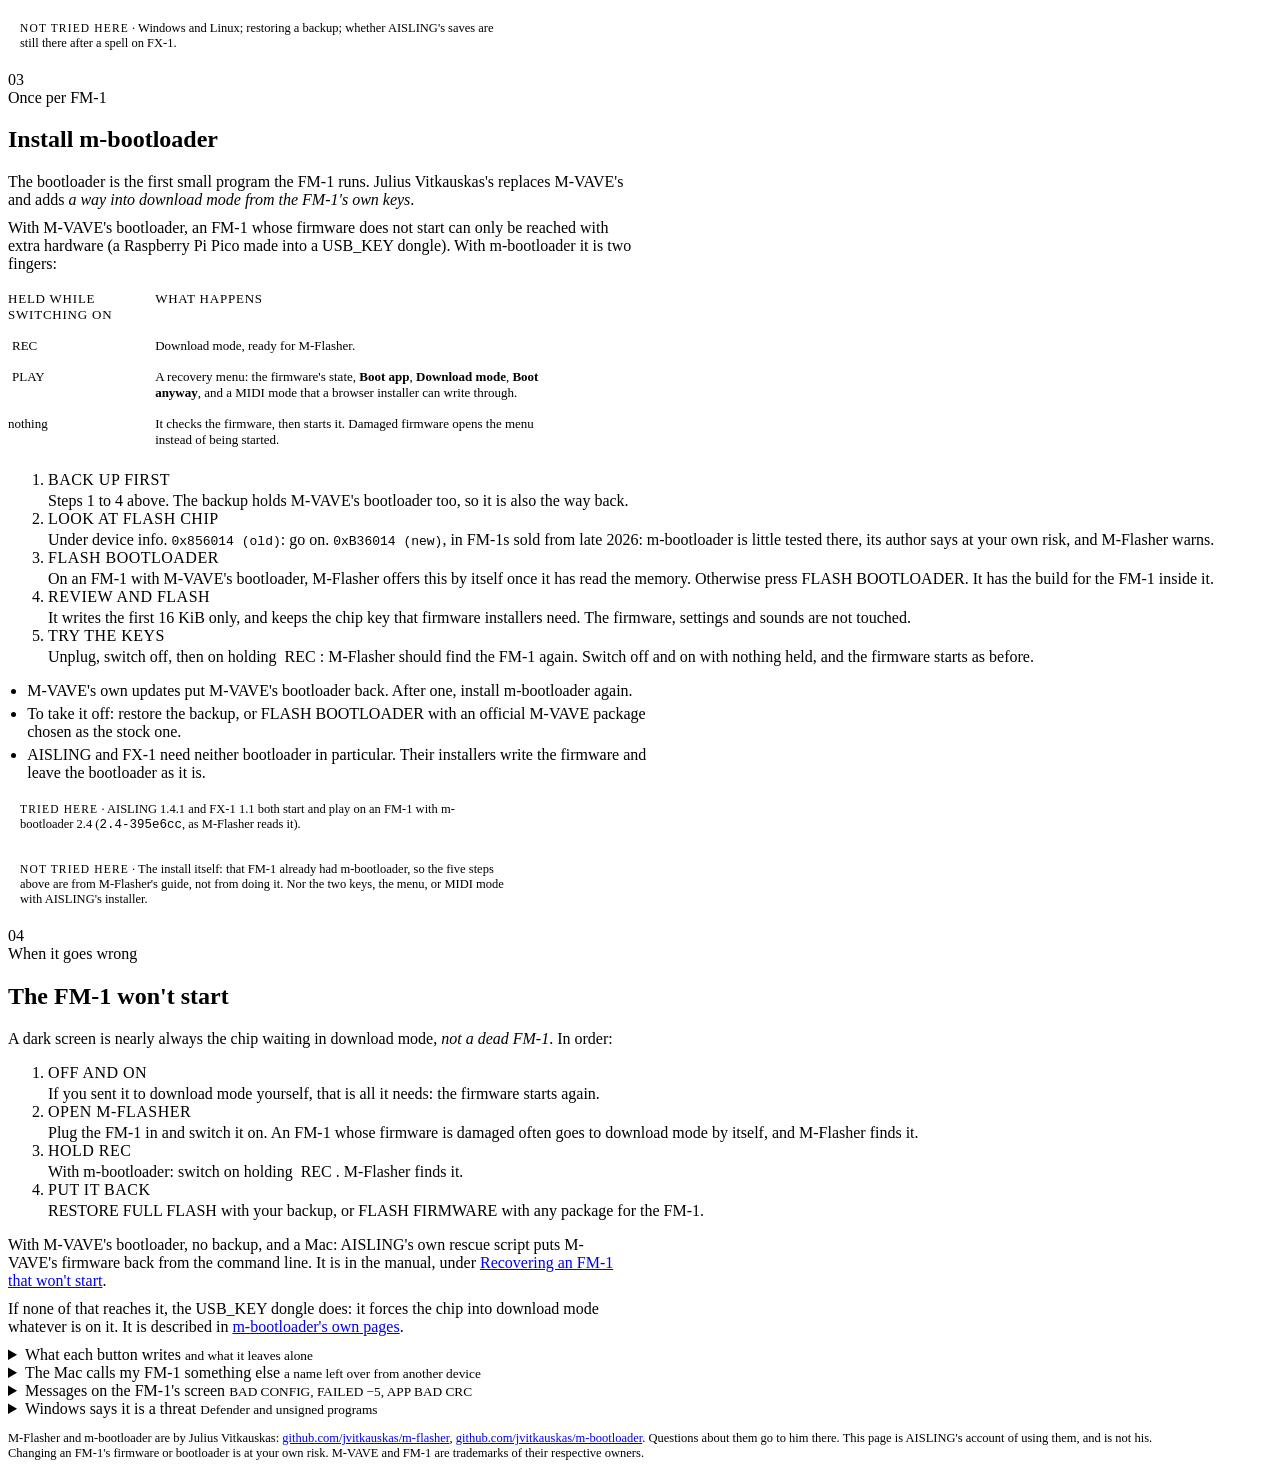
<file: web/support/index.html>
<!doctype html>
<html lang="en">
<head>
<meta charset="utf-8">
<meta name="viewport" content="width=device-width, initial-scale=1">
<title>AISLING · support</title>
<meta name="description" content="Back an FM-1 up, switch it between AISLING, FX-1 and M-VAVE's firmware, and bring one back that won't start, with Julius Vitkauskas's M-Flasher and m-bootloader.">
<meta property="og:title" content="AISLING · support">
<meta property="og:description" content="Back an FM-1 up, switch its firmware, and bring one back that won't start: M-Flasher and m-bootloader, step by step.">
<meta property="og:url" content="https://aisling.stephen8n.com/support/">
<meta property="og:image" content="https://aisling.stephen8n.com/img/card.png">
<meta name="twitter:card" content="summary_large_image">
<style>
/* The support page's own: the cover's right half is type, not a picture; a table of what each action writes; the
   notes that say what was tried here and what was not. The rest is the site's (web/brand/site.css), its mg-* parts */
.mg-feat p, .mg-in p { margin: 0 0 10px; max-width: 78ch; }
.mg-feat p b, .mg-feat li b, .mg-in b { font-weight: 400; color: var(--brand-green); }
.mg-steps li strong { display: block; margin: 0 0 3px; font: 600 18px/1.2 var(--brand-display); letter-spacing: .03em; text-transform: uppercase; }
.sum { display: grid; align-content: stretch; gap: 1px; background: #3a2f22; border-left: 1px solid #3a2f22; }
.sum a { align-content: center; }
.sum a { display: grid; grid-template-columns: 3.2rem minmax(0, 1fr); align-items: baseline; padding: 15px 18px 14px; background: #1c1610;
         color: #f3ead7; text-decoration: none; font: 600 clamp(19px, 2.2vw, 26px)/1.1 var(--brand-display); letter-spacing: .03em; text-transform: uppercase; }
.sum a i { font: 400 12px/1 var(--brand-mono); font-style: normal; color: #e9a23b; }
.sum a small { grid-column: 2; margin-top: 5px; font: 400 12px/1.4 var(--brand-mono); letter-spacing: .02em; text-transform: none; color: #c9b99a; }
.sum a:hover { background: #2a2118; color: #f3ead7; }
.tried, .untried { margin: 16px 0 0; padding: 10px 12px; border-left: 3px solid var(--brand-green); background: var(--brand-strip); font-size: 12.5px; max-width: 78ch; }
.untried { border-left-color: var(--brand-rust); }
.tried b, .untried b { letter-spacing: .1em; text-transform: uppercase; font-size: 11.5px; }
.untried b { color: var(--brand-rust) !important; }
table.acts { width: 100%; max-width: 86ch; border-collapse: collapse; margin: 0 0 6px; font-size: 13px; }
table.acts th, table.acts td { padding: 8px 10px 7px 0; text-align: left; vertical-align: top; border-bottom: 1px solid var(--brand-rule); }
table.acts th { font: 600 15px/1.2 var(--brand-display); letter-spacing: .06em; text-transform: uppercase; border-bottom: 2px solid var(--brand-ink); }
table.acts td:first-child { white-space: nowrap; color: var(--brand-green); }
ul.plain { margin: 0 0 10px; padding-left: 1.2em; max-width: 78ch; }
ul.plain li { margin: 0 0 5px; }
.mg-steps.six { grid-template-columns: repeat(3, minmax(0, 1fr)); }
@media (max-width: 47.99rem) { .mg-steps.six { grid-template-columns: repeat(2, minmax(0, 1fr)); } }
kbd { font: inherit; padding: 0 4px; border: 1px solid var(--brand-rule); background: var(--brand-strip); white-space: nowrap; }
.credit { font-size: 12.5px; }
@media (max-width: 59.99rem) { .sum { border-left: 0; border-top: 1px solid #3a2f22; } }
@media (max-width: 47.99rem) { table.acts td:first-child { white-space: normal; } }
</style>
<!--AISLING-HEAD-->
</head>
<body>
<!--AISLING-BAR-->
<main class="bench">
<div class="strip">
<p class="lab"><b>support</b> · back up, switch, rescue</p>
<p class="lab">tried on two FM-1s, from a Mac, with M-Flasher 0.12.1</p>
</div>

<div class="mg-cover">
<div class="mg-words">
<div>
<h1>Sup<span>port</span></h1>
<p class="mg-gloss">For an FM-1 running AISLING, FX-1 or anything else.</p>
</div>
<p class="mg-deck">Keep a copy of your FM-1, change what it runs, and bring it back if it won't start.</p>
</div>
<nav class="sum" aria-label="On this page">
<a href="#flasher"><i>01</i>M-Flasher<small>the program that does all of it</small></a>
<a href="#switch"><i>02</i>Back up and switch<small>six steps, the backup first</small></a>
<a href="#bootloader"><i>03</i>m-bootloader<small>a way back in from the FM-1's own keys</small></a>
<a href="#rescue"><i>04</i>It won't start<small>what to try, in order</small></a>
</nav>
</div>

<section class="mg-feat" id="flasher" aria-labelledby="flasherh">
<div class="mg-head"><div class="mg-num" aria-hidden="true">01</div>
<div><p class="mg-kick">The tool</p><h2 id="flasherh">What is M-Flasher?</h2></div></div>
<p class="mg-stand">A free program for Windows, macOS and Linux that reads and writes the FM-1's whole memory over USB, <em>even when the firmware on it does not run</em>.</p>
<p>It is by <b>Julius Vitkauskas</b>, not by AISLING, and it works with any firmware: M-VAVE's own, AISLING, FX-1 and the rest.
AISLING's installer in the browser is still the short way to put AISLING on. M-Flasher is for what the installer cannot do:
a backup of everything, going from one custom firmware to another, and an FM-1 the installer can no longer see.</p>
<p>Before it writes anything it reads the whole memory, checks that the package is for this model and this unit, saves a backup,
and shows what would change. After writing, it checks what it wrote.</p>
<p class="mg-go"><a class="btn go big" href="https://jvitkauskas.github.io/m-apps/flasher/" target="_blank" rel="noopener">Get M-Flasher</a>
<a class="btn big" href="https://jvitkauskas.github.io/m-apps/flasher/guide/" target="_blank" rel="noopener">Its own guide</a></p>
<p class="mg-small">Both open Julius Vitkauskas's pages. His guide is the full one, and the one to trust where it and this page differ.</p>
</section>

<section class="mg-feat" id="switch" aria-labelledby="switchh">
<div class="mg-head"><div class="mg-num" aria-hidden="true">02</div>
<div><p class="mg-kick">The everyday use</p><h2 id="switchh">Back up, then switch firmware</h2></div></div>
<p class="mg-stand">Six steps. The backup comes first, <em>every time</em>: it is the only thing that brings back the sounds and saves a firmware kept.</p>
<ol class="mg-steps six">
<li><strong>Install it</strong>On a Mac, drag M-Flasher to Applications. It is not signed by Apple, so the first time: <b>System Settings → Privacy &amp; Security → Open Anyway</b>.</li>
<li><strong>Plug the FM-1 in</strong>Straight into the computer with a USB <b>data</b> cable, not through a hub, and switched on. Close anything else that uses MIDI.</li>
<li><strong>Download mode</strong>Press <b>DOWNLOAD MODE</b> in M-Flasher. The FM-1's screen stays as it was. A Mac asks for your password, then whether M-Flasher may use a removable volume: <b>Allow</b>.</li>
<li><strong>Back up</strong><b>BACKUP FULL FLASH</b>. It saves a 1 MiB <code>.bin</code> and a <code>.json</code> beside it in <code>Documents/M-Flasher/backups</code>. Keep both.</li>
<li><strong>Choose the firmware</strong><b>FLASH FIRMWARE</b>, then the <code>.fwsc</code> package: AISLING's, FX-1's or M-VAVE's, as downloaded. Then <b>REVIEW &amp; FLASH</b>, and read what it says it will change.</li>
<li><strong>Restart</strong>When it has written and checked, unplug the FM-1, switch it off and on. It starts the new firmware.</li>
</ol>
<p class="mg-go"><a class="btn" href="https://github.com/stephencummins/fm1-aisling/releases/latest" target="_blank" rel="noopener">AISLING's package</a>
<a class="btn" href="https://github.com/stephencummins/fx1-aisling/releases/latest" target="_blank" rel="noopener">FX-1's package</a>
<a class="btn" href="https://www.m-vave.com/download" target="_blank" rel="noopener">M-VAVE's firmware</a></p>
<ul class="plain">
<li><b>If DOWNLOAD MODE finds nothing</b> and the FM-1 runs AISLING: hold <kbd>OCT−</kbd> and <kbd>OCT+</kbd> together for five seconds, until the screen shows UBOOT. With m-bootloader (below), hold <kbd>REC</kbd> while switching on.</li>
<li><b>On a Mac, start M-Flasher soon after the FM-1 enters download mode.</b> Left alone for about half a minute, the FM-1 may leave it again.</li>
<li><b>An install writes the firmware and nothing else.</b> Settings and saves stay where they were, and each firmware keeps them in places of its own. To go back to a firmware <em>with</em> what you saved in it, restore the backup made while it was installed (<b>RESTORE FULL FLASH</b>).</li>
<li><b>A backup holds one FM-1's keys and calibration.</b> Restored onto another FM-1, M-Flasher keeps that unit's own.</li>
</ul>
<p class="tried"><b>Tried here</b> · An FM-1 running FX-1 1.1 was sent to download mode by the button, backed up, and given AISLING 1.4.1, from a Mac. It started AISLING. That FM-1 has the older memory chip (M-Flasher shows <code>0x856014 (old)</code>). A second FM-1, with the newer chip (<code>0xB36014 (new)</code>), was backed up and given AISLING 1.5 from M-VAVE's firmware. It plays, and a save was still there after switching off and on.</p>
<p class="untried"><b>Not tried here</b> · Windows and Linux; restoring a backup; whether AISLING's saves are still there after a spell on FX-1.</p>
</section>

<section class="mg-feat" id="bootloader" aria-labelledby="bootloaderh">
<div class="mg-head"><div class="mg-num" aria-hidden="true">03</div>
<div><p class="mg-kick">Once per FM-1</p><h2 id="bootloaderh">Install m-bootloader</h2></div></div>
<p class="mg-stand">The bootloader is the first small program the FM-1 runs. Julius Vitkauskas's replaces M-VAVE's and adds <em>a way into download mode from the FM-1's own keys</em>.</p>
<p>With M-VAVE's bootloader, an FM-1 whose firmware does not start can only be reached with extra hardware (a Raspberry Pi Pico made into a USB_KEY dongle).
With m-bootloader it is two fingers:</p>
<table class="acts">
<thead><tr><th scope="col">Held while switching on</th><th scope="col">What happens</th></tr></thead>
<tbody>
<tr><td><kbd>REC</kbd></td><td>Download mode, ready for M-Flasher.</td></tr>
<tr><td><kbd>PLAY</kbd></td><td>A recovery menu: the firmware's state, <b>Boot app</b>, <b>Download mode</b>, <b>Boot anyway</b>, and a MIDI mode that a browser installer can write through.</td></tr>
<tr><td>nothing</td><td>It checks the firmware, then starts it. Damaged firmware opens the menu instead of being started.</td></tr>
</tbody>
</table>
<ol class="mg-steps">
<li><strong>Back up first</strong>Steps 1 to 4 above. The backup holds M-VAVE's bootloader too, so it is also the way back.</li>
<li><strong>Look at Flash chip</strong>Under device info. <code>0x856014 (old)</code>: go on. <code>0xB36014 (new)</code>, in FM-1s sold from late 2026: m-bootloader is little tested there, its author says at your own risk, and M-Flasher warns.</li>
<li><strong>Flash bootloader</strong>On an FM-1 with M-VAVE's bootloader, M-Flasher offers this by itself once it has read the memory. Otherwise press <b>FLASH BOOTLOADER</b>. It has the build for the FM-1 inside it.</li>
<li><strong>Review and flash</strong>It writes the first 16 KiB only, and keeps the chip key that firmware installers need. The firmware, settings and sounds are not touched.</li>
<li><strong>Try the keys</strong>Unplug, switch off, then on holding <kbd>REC</kbd>: M-Flasher should find the FM-1 again. Switch off and on with nothing held, and the firmware starts as before.</li>
</ol>
<ul class="plain">
<li><b>M-VAVE's own updates put M-VAVE's bootloader back.</b> After one, install m-bootloader again.</li>
<li><b>To take it off:</b> restore the backup, or <b>FLASH BOOTLOADER</b> with an official M-VAVE package chosen as the stock one.</li>
<li><b>AISLING and FX-1 need neither bootloader in particular.</b> Their installers write the firmware and leave the bootloader as it is.</li>
</ul>
<p class="tried"><b>Tried here</b> · AISLING 1.4.1 and FX-1 1.1 both start and play on an FM-1 with m-bootloader 2.4 (<code>2.4-395e6cc</code>, as M-Flasher reads it).</p>
<p class="untried"><b>Not tried here</b> · The install itself: that FM-1 already had m-bootloader, so the five steps above are from M-Flasher's guide, not from doing it. Nor the two keys, the menu, or MIDI mode with AISLING's installer.</p>
</section>

<section class="mg-feat" id="rescue" aria-labelledby="rescueh">
<div class="mg-head"><div class="mg-num" aria-hidden="true">04</div>
<div><p class="mg-kick">When it goes wrong</p><h2 id="rescueh">The FM-1 won't start</h2></div></div>
<p class="mg-stand">A dark screen is nearly always the chip waiting in download mode, <em>not a dead FM-1</em>. In order:</p>
<ol class="mg-steps">
<li><strong>Off and on</strong>If you sent it to download mode yourself, that is all it needs: the firmware starts again.</li>
<li><strong>Open M-Flasher</strong>Plug the FM-1 in and switch it on. An FM-1 whose firmware is damaged often goes to download mode by itself, and M-Flasher finds it.</li>
<li><strong>Hold REC</strong>With m-bootloader: switch on holding <kbd>REC</kbd>. M-Flasher finds it.</li>
<li><strong>Put it back</strong><b>RESTORE FULL FLASH</b> with your backup, or <b>FLASH FIRMWARE</b> with any package for the FM-1.</li>
</ol>
<p>With M-VAVE's bootloader, no backup, and a Mac: AISLING's own rescue script puts M-VAVE's firmware back from the command line.
It is in the manual, under <a href="../manual/#recovering-an-fm-1-that-wont-start">Recovering an FM-1 that won't start</a>.</p>
<p>If none of that reaches it, the USB_KEY dongle does: it forces the chip into download mode whatever is on it.
It is described in <a href="https://github.com/jvitkauskas/m-bootloader" target="_blank" rel="noopener">m-bootloader's own pages</a>.</p>
</section>

<div class="mg-fold">
<details>
<summary>What each button writes <small>and what it leaves alone</small></summary>
<div class="mg-in">
<table class="acts">
<thead><tr><th scope="col">Button</th><th scope="col">What it writes</th></tr></thead>
<tbody>
<tr><td>Download mode</td><td>Nothing. It sends the FM-1 one MIDI message, and the FM-1 restarts into the chip's download mode.</td></tr>
<tr><td>Backup full flash</td><td>Nothing on the FM-1. A copy of its 1 MiB memory on the computer.</td></tr>
<tr><td>Restore full flash</td><td>The parts that differ from the backup. This unit's factory data is kept. With <b>Keep this unit's bootloader</b>, not the first 16 KiB.</td></tr>
<tr><td>Flash firmware</td><td>The firmware in the package. The bootloader is kept; nothing outside the package is erased.</td></tr>
<tr><td>Flash bootloader</td><td>The first 16 KiB only: m-bootloader, or M-VAVE's from an official package.</td></tr>
</tbody>
</table>
<p class="mg-small">From M-Flasher's guide, in its words shortened.</p>
</div>
</details>
<details>
<summary>The Mac calls my FM-1 something else <small>a name left over from another device</small></summary>
<div class="mg-in">
<p>M-Flasher's first line may show another instrument's name beside "running": here, an FM-1 was listed as an SMK-37 Elite.
macOS remembers a MIDI device's name by its USB number and the socket it was in, and several custom firmwares share a number.
It does no harm: once the FM-1 is in download mode, M-Flasher reads the model from the memory itself.</p>
<p>To clear the old name: <b>Audio MIDI Setup → Window → Show MIDI Studio</b>, unplug the FM-1, and delete the greyed-out device.</p>
</div>
</details>
<details>
<summary>Messages on the FM-1's screen <small>BAD CONFIG, FAILED −5, APP BAD CRC</small></summary>
<div class="mg-in">
<p>These are m-bootloader's and M-VAVE's updater's, not AISLING's, and what they mean depends on the versions involved.
<a href="https://jvitkauskas.github.io/m-apps/flasher/guide/" target="_blank" rel="noopener">M-Flasher's guide</a> and
<a href="https://github.com/jvitkauskas/m-bootloader#status" target="_blank" rel="noopener">m-bootloader's status notes</a> list them.
In short: <b>BAD CONFIG</b> is an older m-bootloader, and installing the current one from M-Flasher fixes it;
<b>APP BAD CRC</b>, <b>APP INCOMPLETE</b> and <b>APP NOT FOUND</b> mean the firmware is damaged or missing, so install it again.</p>
</div>
</details>
<details>
<summary>Windows says it is a threat <small>Defender and unsigned programs</small></summary>
<div class="mg-in">
<p>M-Flasher is not signed, so Windows may say it protected your PC (<b>More info → Run anyway</b>), and Microsoft Defender sometimes
removes a new release as a guess. Its author reports each one to Microsoft, and his
<a href="https://jvitkauskas.github.io/m-apps/flasher/guide/" target="_blank" rel="noopener">guide</a> says what to do meanwhile.
Download it only from his page or his releases on GitHub.</p>
</div>
</details>
</div>

<section class="pane">
<p class="credit">M-Flasher and m-bootloader are by Julius Vitkauskas:
<a href="https://github.com/jvitkauskas/m-flasher" target="_blank" rel="noopener">github.com/jvitkauskas/m-flasher</a>,
<a href="https://github.com/jvitkauskas/m-bootloader" target="_blank" rel="noopener">github.com/jvitkauskas/m-bootloader</a>.
Questions about them go to him there. This page is AISLING's account of using them, and is not his.<br>
Changing an FM-1's firmware or bootloader is at your own risk. M-VAVE and FM-1 are trademarks of their respective owners.</p>
</section>
</main>
</body>
</html>
</file>
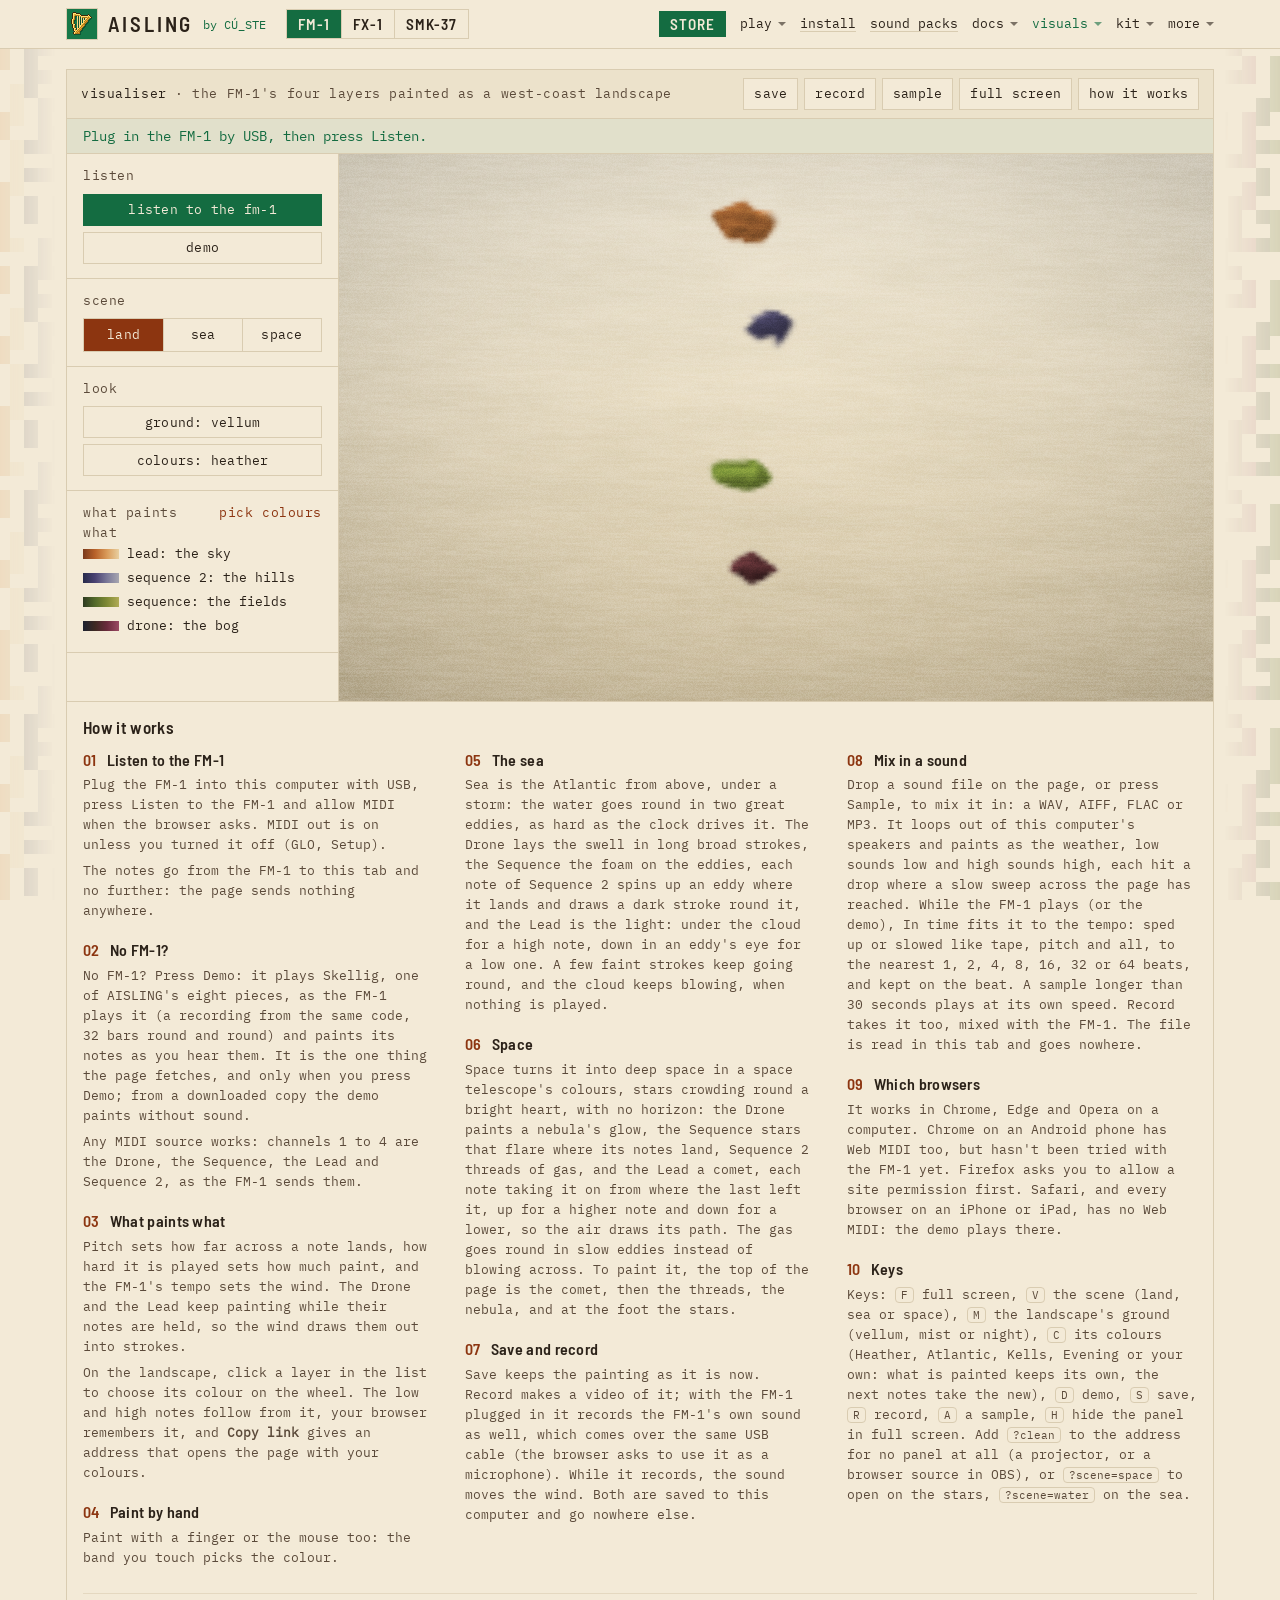
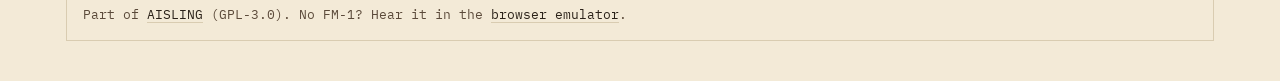
<file: web/visualiser/index.html>
<!doctype html>
<!-- SPDX-License-Identifier: GPL-3.0-only
     AISLING's visualiser: the FM-1's MIDI out (Drone, Sequence, Lead, Sequence 2 on channels 1 to 4, and its clock)
     painted as a west-coast landscape or as deep space. One file, no
     build, and nothing fetched but the page itself and, when Demo is first pressed, the recording of Skellig beside it
     (skellig.mp3), so it also runs from a downloaded copy (file:// is a secure context in Chrome, which Web MIDI needs; there the demo
     paints without its sound).
     It opens on a bench, as the gnomes' pages do, in AISLING's site's colours and faces (the faces inlined, under the
     SIL Open Font License: fonts/), with AISLING's bit-art down the margins; full screen, ?clean and the emulator's
     drawer give the painting the whole window. -->
<html lang="en" data-ground="vellum">
<head>
<meta charset="utf-8">
<meta name="viewport" content="width=device-width, initial-scale=1, viewport-fit=cover">
<title>Visualiser · AISLING</title>
<meta name="description" content="Plug in an FM-1 running AISLING and watch its four layers paint an Irish landscape (the Lead the sky, the hills, the fields, the bog) or deep space. Web MIDI, in your browser, or a demo of Skellig to hear and watch; nothing leaves your computer.">
<meta name="theme-color" content="#f3ead7">
<!-- for link previews only: the page fetches nothing but its demo's sound -->
<meta property="og:title" content="AISLING's visualiser">
<meta property="og:description" content="An FM-1 running AISLING paints an Irish landscape from its MIDI (the Lead the sky, the hills, the fields, the bog) or deep space.">
<meta property="og:image" content="https://aisling.stephen8n.com/visualiser/share.jpg">
<meta property="og:image:width" content="1200">
<meta property="og:image:height" content="630">
<link rel="canonical" href="https://aisling.stephen8n.com/visualiser/">
<meta property="og:url" content="https://aisling.stephen8n.com/visualiser/">
<meta name="twitter:card" content="summary_large_image">
<link rel="icon" href="data:image/svg+xml,%3Csvg xmlns='http://www.w3.org/2000/svg' viewBox='0 0 16 16' shape-rendering='crispEdges'%3E%3Crect width='16' height='16' fill='%23167848'/%3E%3Cpath fill='%23e8b034' d='M2 1h2v1H2zM2 2h1v1H2zM4 2h2v1H4zM13 2h1v1H13zM1 3h2v1H1zM6 3h2v1H6zM12 3h2v1H12zM1 4h1v1H1zM9 4h3v1H9zM13 4h1v1H13zM1 5h1v1H1zM11 5h1v1H11zM1 6h1v1H1zM10 6h1v1H10zM1 7h1v1H1zM9 7h1v1H9zM1 8h1v1H1zM8 8h1v1H8zM2 9h1v1H2zM7 9h1v1H7zM2 10h1v1H2zM6 10h1v1H6zM2 11h1v1H2zM5 11h1v1H5zM2 12h1v1H2zM4 12h1v1H4zM3 13h1v1H3zM2 14h3v1H2z'/%3E%3Cpath fill='%23ffe278' d='M3 2h1v1H3zM12 2h1v1H12zM5 3h1v1H5zM11 3h1v1H11zM2 4h1v1H2zM8 4h1v1H8zM12 4h1v1H12zM10 5h1v1H10zM9 6h1v1H9zM8 7h1v1H8zM2 8h1v1H2zM7 8h1v1H7zM6 9h1v1H6zM5 10h1v1H5zM4 11h1v1H4zM3 12h1v1H3zM2 13h1v1H2zM1 14h1v1H1z'/%3E%3Cpath fill='%23b0761a' d='M4 3h1v1H4zM14 3h1v1H14zM7 4h1v1H7zM12 5h1v1H12zM11 6h1v1H11zM10 7h1v1H10zM9 8h1v1H9zM8 9h1v1H8zM7 10h1v1H7zM6 11h1v1H6zM5 12h1v1H5zM4 13h1v1H4zM5 14h1v1H5z'/%3E%3Cpath fill='%23fad682' d='M4 4h1v1H4zM6 4h1v1H6zM4 5h1v1H4zM6 5h1v1H6zM8 5h1v1H8zM4 6h1v1H4zM6 6h1v1H6zM8 6h1v1H8zM4 7h1v1H4zM6 7h1v1H6zM4 8h1v1H4zM6 8h1v1H6zM4 9h1v1H4zM4 10h1v1H4z'/%3E%3C/svg%3E">
<style>
/* Two ways to lay it out. The bench, as the page opens: AISLING's bar along the top, then the painting in a hairline
   frame with its controls down the left and a numbered guide down the right, in the manner of the gnomes' benches (Mic
   Gnome's), mono and square on vellum, with AISLING's own bit-art tiled faintly down both margins (the wall, below).
   The stage, for full screen, ?clean and the emulator's drawer: the painting fills the window and its controls float
   over it in a panel coloured for the ground. arrange() picks one and moves the save buttons and the status between
   them. */
:root { --panel: rgba(16, 13, 21, .74); --ink: #ece8f0; --muted: #b3abbd; --rule: rgba(236, 232, 240, .16);
        --accent: #d98a3c; --btn: rgba(236, 232, 240, .08); --btn-on: rgba(217, 138, 60, .26); color-scheme: dark;
        --mono: "IBM Plex Mono", ui-monospace, Menlo, Consolas, monospace;
        --display: "Barlow Semi Condensed", "Helvetica Neue", Helvetica, Arial, sans-serif; }
:root[data-ground="vellum"] { --panel: rgba(246, 239, 224, .82); --ink: #2b2219; --muted: #5c5040; --rule: rgba(43, 34, 25, .18);
        --accent: #8c3510; --btn: rgba(43, 34, 25, .07); --btn-on: rgba(192, 90, 30, .22); color-scheme: light; }
:root[data-ground="mist"] { --panel: rgba(236, 234, 229, .8); --ink: #1c1a21; --muted: #4c4854; --rule: rgba(28, 26, 33, .18);
        --accent: #8c3510; --btn: rgba(28, 26, 33, .07); --btn-on: rgba(192, 90, 30, .22); color-scheme: light; }
html, body { margin: 0; }
body { color: var(--ink); font: 400 15px/1.5 "Helvetica Neue", Helvetica, Arial, sans-serif; }
body.stage { height: 100vh; height: 100dvh; overflow: hidden; background: #120f17; }
:root[data-ground="mist"] body.stage { background: #bdbab3; }
:root[data-ground="vellum"] body.stage { background: #ece2cb; }
:root[data-ground="space"] body.stage { background: #07070c; }
:root[data-ground="water"] body.stage { background: #14161a; }
/* the painting: the canvas, and the canvas's tooth over it, blended with the paint and nothing else */
#frame { position: relative; overflow: hidden; isolation: isolate; }
#pool { position: absolute; inset: 0; width: 100%; height: 100%; display: block; touch-action: none; cursor: crosshair; }
#grain { position: absolute; inset: 0; pointer-events: none; mix-blend-mode: overlay; opacity: .55; }
:root[data-ground="space"] #grain { opacity: .1; }
:root[data-ground="water"] #grain { opacity: .35; }
h1 { font-size: 1.5rem; font-weight: 600; letter-spacing: .14em; margin: 0; line-height: 1.1; display: flex; align-items: baseline; }
.mark { align-self: center; flex: none; width: 30px; height: 30px; margin-right: .55rem; background: url("[data-uri]") center / 100% no-repeat; image-rendering: pixelated; }
h1 span { font-weight: 400; font-size: .8rem; letter-spacing: .12em; text-transform: uppercase; color: var(--accent); margin-left: .6em; }
p { margin: .5rem 0; }
#status { color: var(--muted); min-height: 1.5em; }
.row { display: flex; flex-wrap: wrap; gap: 8px; margin: .7rem 0 .5rem; }
.row[hidden], .grp[hidden], ul.legend li[hidden] { display: none !important; }
label.level { display: inline-flex; align-items: center; gap: 8px; color: var(--muted); }
input[type="range"] { accent-color: var(--accent); width: 7.5rem; margin: 0; }
#sinfo { color: var(--muted); font-size: .92rem; margin-top: 0; }
body.dropping::after { content: "Drop a sound to mix it in"; position: fixed; inset: 12px; z-index: 30; display: grid; place-items: center;
                 border: 2px dashed var(--accent); border-radius: 12px; background: rgba(128, 120, 110, .14); color: var(--ink);
                 font-size: 1.25rem; letter-spacing: .04em; pointer-events: none; }
button, select { font: inherit; color: var(--ink); background: var(--btn); border: 1px solid var(--rule); border-radius: 6px;
                 padding: 7px 12px; min-height: 36px; cursor: pointer; }
select { max-width: 100%; }
select option { color: #1c1a21; background: #fff; }
button#listen { border-color: var(--accent); }
/* the buttons: start, then the scene, then its look, then the quiet ones that keep what is painted */
#buttons { display: grid; gap: 8px; margin: .7rem 0 .5rem; }
#buttons .row { margin: 0; }
#scene { display: grid; grid-template-columns: repeat(3, 1fr); border: 1px solid var(--rule); border-radius: 6px; overflow: hidden; }
#scene button { border: 0; border-radius: 0; }
#scene button + button { border-left: 1px solid var(--rule); }
#scene button:focus-visible { outline-offset: -2px; }
#keep { gap: 2px; margin-left: -6px !important; }
#keep button { background: none; border-color: transparent; padding: 7px 6px; color: var(--muted); }
#keep button:hover { color: var(--ink); }
#keep button[aria-pressed="true"] { background: var(--btn-on); border-color: var(--accent); color: var(--ink); }
button[aria-pressed="true"] { background: var(--btn-on); border-color: var(--accent); }
button#record[aria-pressed="true"]::before { content: ""; display: inline-block; width: .6em; height: .6em; border-radius: 50%;
                 background: #e0452f; margin-right: .45em; vertical-align: .05em; animation: blink 1.2s steps(2) infinite; }
@keyframes blink { 50% { opacity: .25; } }
@media (prefers-reduced-motion: reduce) { button#record[aria-pressed="true"]::before { animation: none; } }
button:focus-visible, select:focus-visible, a:focus-visible { outline: 2px solid var(--accent); outline-offset: 2px; }
ul.legend { list-style: none; padding: 0; margin: .6rem 0; display: grid; grid-template-columns: 1fr 1fr; gap: 4px 14px; font-size: .9rem; }
ul.legend li { display: flex; align-items: center; gap: 8px; }
ul.legend i { width: 30px; height: 10px; border-radius: 3px; flex: none; background: var(--c); }
a { color: var(--ink); text-decoration-color: var(--accent); text-decoration-thickness: 2px; text-underline-offset: 3px; }
kbd { font: inherit; font-size: .85em; border: 1px solid var(--rule); border-radius: 4px; padding: 0 5px; }

/* ---------------- the stage: the painting fills the window, the panel floats over it ---------------- */
body.stage #frame { position: fixed; inset: 0; z-index: 0; }
body.stage #ui { position: fixed; z-index: 2; top: 16px; left: 16px; width: min(25rem, calc(100% - 32px)); max-height: calc(100% - 32px);
      overflow: auto; box-sizing: border-box; padding: 14px 16px 12px; background: var(--panel); border: 1px solid var(--rule);
      border-radius: 8px; backdrop-filter: blur(6px); -webkit-backdrop-filter: blur(6px); transition: opacity .6s; }
body.stage.quiet #ui { opacity: 0; pointer-events: none; }
body.stage.quiet { cursor: none; }
body.stage .sitebar, body.stage #strip, body.stage #guide, body.stage .wall, body.stage .bh { display: none; }
body.stage .grp { display: contents; }
/* in the emulator's drawer: the emulator is the MIDI, so only the scene, the ground and colours, the picture and full
   screen, top right */
body.embed #ui { top: 10px; right: 10px; left: auto; width: auto; padding: 6px; }
body.embed #ui > :not(#buttons), body.embed #start, body.embed #record, body.embed #sample { display: none; }
body.embed #buttons { display: flex; flex-wrap: wrap; justify-content: flex-end; margin: 0; gap: 6px; }
body.embed #look, body.embed #keep { gap: 6px; }
body.embed #keep { margin-left: 0 !important; }
body.embed #scene { min-width: 11.5rem; }
body.embed button { min-height: 30px; padding: 4px 10px; font-size: .9rem; }

/* ---------------- the bench: AISLING's site's colours (web/brand/site.css), whatever the ground ---------------- */
html:has(body.bench) { color-scheme: light; }
body.bench { --page: #f3ead7; --strip: #ece2cb; --ink: #2b2219; --muted: #5b4a3a; --rule: #d9ccb1; --soft: #e4d8c0;
             --green: #146c41; --accent: #8c3510; --btn: #f3ead7; --btn-on: #8c3510; --half: 584px;
             background: var(--page); color: var(--ink); font: 400 13.5px/1.5 var(--mono); }
/* the wall: two layers, so a new one crossfades in, fixed behind the page and masked out of its middle, so it never
   sits behind the bench (it shows only in the margins either side of it) */
.wall { position: fixed; inset: 0; z-index: -1; pointer-events: none; opacity: 0; transition: opacity .8s;
        background-position: center top; background-size: 224px; image-rendering: pixelated;
        --m: linear-gradient(to right, #000 calc(50% - var(--half) - 60px), transparent calc(50% - var(--half)),
             transparent calc(50% + var(--half)), #000 calc(50% + var(--half) + 60px));
        -webkit-mask-image: var(--m); mask-image: var(--m); }
.wall.on { opacity: .18; }
@media (prefers-reduced-motion: reduce) { .wall { transition: none; } }
/* AISLING's bar, as tools/site_brand.py writes it for the site's other pages */
.sitebar { background: var(--page); border-bottom: 1px solid var(--rule); }
.sitebar-in { box-sizing: border-box; max-width: 1180px; margin: 0 auto; padding: 8px 16px; display: flex; flex-wrap: wrap;
              align-items: center; gap: 2px 20px; }
.sitebar a { color: var(--ink); }
.sitebar a:focus-visible { outline: 2px solid var(--ink); outline-offset: 2px; }
.sitebar-home { display: inline-flex; align-items: center; gap: 10px; min-height: 32px; text-decoration: none; }
.sitebar .mark { display: block; margin: 0; box-sizing: content-box; border: 1px solid var(--rule); }
.sitebar-name { font: 600 1.3rem/1 var(--display); letter-spacing: .14em; }
.sitebar-by { font: 400 .78rem/1 var(--mono); color: var(--green); white-space: nowrap; }
.sitebar-home:hover .sitebar-name { color: var(--green); }
/* the switch between the three parts (as web/brand/site.css's) */
.sitebar-kit { display: flex; border: 1px solid var(--rule); font: 600 .95rem/1 var(--display); letter-spacing: .06em; }
.sitebar-kit a { padding: 7px 11px 6px; text-decoration: none; white-space: nowrap; }
.sitebar-kit a + a { border-left: 1px solid var(--rule); }
.sitebar-kit a:hover { background: var(--strip); color: var(--green); }
.sitebar-kit a[aria-current] { background: var(--green); color: var(--page); }
.sitebar-kit a:focus-visible { outline-offset: -4px; }
.sitebar-kit a[aria-current]:focus-visible { outline-color: var(--page); }
.sitebar-nav { margin-left: auto; display: flex; flex-wrap: wrap; gap: 0 14px; font: 400 .8rem/1 var(--mono); }
.sitebar-nav a { display: inline-block; padding: 8px 0; text-decoration: underline; text-decoration-thickness: 1px;
                 text-decoration-color: var(--rule); text-underline-offset: 3px; white-space: nowrap; }
.sitebar-nav a:hover { text-decoration-color: currentColor; color: var(--green); }
.sitebar-nav a[aria-current] { color: var(--green); text-decoration: none; }
.sitebar-nav > a[href^="https://store.stephen8n.com"] { align-self: center; padding: 6px 11px 5px; background: var(--green); color: var(--page);
                 font: 600 .95rem/1 var(--display); letter-spacing: .06em; text-transform: uppercase; text-decoration: none; }
.sitebar-nav > a[href^="https://store.stephen8n.com"]:hover { background: var(--ink); color: var(--page); }
/* a menu on the bar: a group of the part's pages under one word (as web/brand/site.css's); the script under the bar shuts it */
.sitebar-group { position: relative; }
.sitebar-group > summary { display: block; padding: 8px 0; cursor: pointer; white-space: nowrap; list-style: none; user-select: none; -webkit-user-select: none; }
.sitebar-group > summary::-webkit-details-marker { display: none; }
.sitebar-group > summary::after { content: ""; display: inline-block; margin-left: 6px; border: 4px solid transparent; border-top-color: currentColor;
                                  border-bottom-width: 0; vertical-align: middle; opacity: .6; }
.sitebar-group > summary:hover, .sitebar-group[open] > summary, .sitebar-group.has-now > summary { color: var(--green); }
.sitebar-group[open] > summary::after { transform: rotate(180deg); }
.sitebar-menu { position: absolute; top: 100%; left: -13px; z-index: 30; display: flex; flex-direction: column; min-width: 9.5rem; padding: 4px 12px 6px;
                background: var(--page); border: 1px solid var(--rule); box-shadow: 3px 3px 0 var(--rule); }
.sitebar-group:nth-last-child(-n+2) > .sitebar-menu { left: auto; right: -13px; }
.sitebar-nav .sitebar-menu a { display: block; padding: 7px 0; }
@media (max-width: 47.99rem) {
  .sitebar-nav { margin-left: 0; width: 100%; position: relative; }
  /* a menu hangs from the row's left end, whichever word opened it: no menu runs off a phone's side */
  .sitebar-group { position: static; }
  .sitebar-menu, .sitebar-group:nth-last-child(-n+2) > .sitebar-menu { left: 0; right: auto; }
}
@media (min-width: 48rem) and (min-height: 32rem) {
  html:has(body.bench) { scroll-padding-top: 6.5rem; }   /* the bar: two rows, the FM-1's pages beside the switch */
  body.bench .sitebar { position: sticky; top: 0; z-index: 20; }
}
/* the bench: a hairline box, its header strip, the status, then the controls, the painting and the guide */
#shell { box-sizing: border-box; max-width: 1180px; margin: 0 auto; padding: 20px 16px 40px; }
body.stage #shell { padding: 0; }
body.bench #bench { border: 1px solid var(--rule); background: var(--page); }
#strip { display: flex; flex-wrap: wrap; align-items: center; justify-content: space-between; gap: 8px 16px;
         padding: 8px 14px; background: var(--strip); border-bottom: 1px solid var(--rule); }
.lab, .bh { margin: 0; font: 400 12.5px/1.55 var(--mono); letter-spacing: .045em; color: var(--muted); }
.lab b { font-weight: 400; color: var(--ink); }
#bar { display: flex; flex-wrap: wrap; gap: 6px; }
body.bench #status { margin: 0; min-height: 0; padding: 7px 16px; border-bottom: 1px solid var(--rule);
                     background: rgba(20, 108, 65, .08); color: var(--green); }
#cols { display: grid; grid-template-columns: 272px minmax(0, 1fr); }
body.stage #cols { display: block; }
body.bench #ui { grid-column: 1; grid-row: 1; min-width: 0; display: flex; flex-direction: column; border-right: 1px solid var(--rule); }
body.bench #frame { grid-column: 2; grid-row: 1; align-self: stretch; width: 100%; min-width: 0; aspect-ratio: 16 / 10; min-height: 320px;
                    max-height: calc(100vh - 10.5rem); max-height: calc(100dvh - 10.5rem); background: #ece2cb; }
body.bench #ui h1 { position: absolute; width: 1px; height: 1px; overflow: hidden; clip-path: inset(50%); white-space: nowrap; }
body.bench #what { display: none; }
body.bench #buttons { display: block; margin: 0; order: 1; }
body.bench #legendg { order: 2; }
body.bench #sgrp { order: 3; }
body.bench .grp { padding: 12px 16px 14px; border-bottom: 1px solid var(--rule); }
.bh { margin-bottom: 8px; }
body.bench .row { margin: 0; gap: 6px; }
/* the controls: lowercase mono, square, hairline; the one to start with filled green, what is on filled rust */
body.bench button, body.bench select, .btn { font: 400 12.5px/1.4 var(--mono); letter-spacing: .02em; text-transform: lowercase;
       color: var(--ink); background: var(--page); border: 1px solid var(--rule); border-radius: 0; padding: 5px 10px; min-height: 32px; }
body.bench button:hover, body.bench select:hover, .btn:hover { border-color: var(--ink); }
.btn { display: inline-flex; align-items: center; box-sizing: border-box; text-decoration: none; }
body.bench button[aria-pressed="true"] { background: var(--accent); border-color: var(--accent); color: var(--page); }
body.bench #listen { flex: 1 1 100%; background: var(--green); border-color: var(--green); color: var(--page); }
body.bench #listen:hover { background: #0f5332; }
body.bench #input { flex: 1 1 100%; }
body.bench #demo { flex: 1 1 auto; }
body.bench #scene { border-radius: 0; }
body.bench #scene button { border: 0; }
body.bench #scene button + button { border-left: 1px solid var(--rule); }
body.bench #scene button:hover { background: var(--strip); }
body.bench #scene button[aria-pressed="true"] { background: var(--accent); color: var(--page); }
body.bench #look button { flex: 1 1 auto; }
body.bench #keep { margin-left: 0 !important; gap: 6px; }
body.bench #keep button { color: var(--ink); background: var(--page); border-color: var(--rule); padding: 5px 10px; }
body.bench #keep button:hover { border-color: var(--ink); }
body.bench #keep button[aria-pressed="true"] { background: var(--accent); border-color: var(--accent); color: var(--page); }
body.bench ul.legend { grid-template-columns: 1fr; gap: 6px; margin: 0; font: 400 12.5px/1.4 var(--mono); text-transform: lowercase; }
body.bench ul.legend i { width: 36px; height: 10px; border-radius: 0; }
body.bench label.level { font: 400 12.5px/1.4 var(--mono); text-transform: lowercase; }
body.bench #sinfo { margin: 8px 0 0; font-size: 12.5px; }
body.bench input[type="range"] { -webkit-appearance: none; appearance: none; height: 18px; background: none; cursor: pointer; }
body.bench input[type="range"]::-webkit-slider-runnable-track { height: 3px; background: var(--rule); }
body.bench input[type="range"]::-webkit-slider-thumb { -webkit-appearance: none; width: 4px; height: 18px; margin-top: -7.5px;
       background: var(--accent); border: 0; border-radius: 0; }
body.bench input[type="range"]::-moz-range-track { height: 3px; background: var(--rule); }
body.bench input[type="range"]::-moz-range-thumb { width: 4px; height: 18px; background: var(--accent); border: 0; border-radius: 0; }
/* your own colours: on Land each row of the list is a button that opens the wheel under the list. The scene and look
   step aside while it is open and the painting holds its height, so the canvas never resizes under a choice. */
ul.legend button, body.bench ul.legend button { display: flex; align-items: center; gap: 8px; width: 100%; min-height: 24px; margin: 0; padding: 0;
       font: inherit; letter-spacing: inherit; text-align: left; text-transform: inherit; color: inherit; background: none; border: 0; border-radius: 0; cursor: pointer; }
ul.legend button:hover, body.bench ul.legend button:hover { color: var(--accent); }
ul.legend button[aria-expanded="true"] { color: var(--accent); }
ul.legend button[aria-expanded="true"] i { outline: 2px solid var(--accent); outline-offset: 1px; }
#lhint { color: var(--accent); white-space: nowrap; }
#lhint[hidden], #picker[hidden] { display: none; }
body.bench #legendg > .bh { display: flex; justify-content: space-between; gap: 8px; }
/* rows that are buttons sit closer, and taller: four of them come to what four plain rows and their gaps did, so the list
   doesn't push the painting's height about */
body.bench #legendg:has(#legend button) > .bh { margin-bottom: 0; }
body.bench ul.legend:has(button) { gap: 0; }
body.bench ul.legend:has(button) #slegend { min-height: 24px; }
#picker { margin-top: 10px; padding-top: 10px; border-top: 1px solid var(--rule); scroll-margin: 12px; }
#pickwhat { margin: 0 0 10px; color: var(--ink); }
body.bench #pickwhat, body.bench #picker label { text-transform: lowercase; }
body.picking #sceneg, body.picking #lookg { display: none; }
@media (min-width: 48rem) { body.bench.picking #frame { align-self: start; height: var(--held, auto); aspect-ratio: auto; } }
#wheel { position: relative; width: min(100%, 168px); aspect-ratio: 1; margin: 0 auto; border-radius: 50%; box-shadow: 0 0 0 1px var(--rule); touch-action: none; cursor: crosshair;
         background: radial-gradient(circle closest-side, #fff, rgba(255, 255, 255, 0)), conic-gradient(#f00, #ff0, #0f0, #0ff, #00f, #f0f, #f00); }
#wdim { position: absolute; inset: 0; border-radius: 50%; background: #000; pointer-events: none; }
#wdot { position: absolute; box-sizing: border-box; width: 12px; height: 12px; margin: -6px 0 0 -6px; border: 2px solid #fff; outline: 1px solid #000; pointer-events: none; }
#picker label { display: flex; align-items: center; gap: 8px; margin-top: 10px; font: 400 12.5px/1.4 var(--mono); color: var(--muted); }
#wval { -webkit-appearance: none; appearance: none; flex: 1; width: auto; min-width: 0; height: 24px; background: none; cursor: pointer; }
#wval::-webkit-slider-runnable-track { height: 8px; background: linear-gradient(90deg, #000, var(--top, #fff)); box-shadow: 0 0 0 1px var(--rule); }
#wval::-webkit-slider-thumb { -webkit-appearance: none; width: 6px; height: 20px; margin-top: -6px; background: var(--ink); border: 0; border-radius: 0; box-shadow: 0 0 0 1px #fff; }
#wval::-moz-range-track { height: 8px; background: linear-gradient(90deg, #000, var(--top, #fff)); box-shadow: 0 0 0 1px var(--rule); }
#wval::-moz-range-thumb { width: 6px; height: 20px; background: var(--ink); border: 0; border-radius: 0; box-shadow: 0 0 0 1px #fff; }
#whex { flex: 1; box-sizing: border-box; width: auto; min-width: 0; min-height: 32px; padding: 4px 8px; font: inherit; color: var(--ink); background: var(--btn); border: 1px solid var(--rule); border-radius: 0; }
body.stage #whex { border-radius: 6px; }
#whex:hover { border-color: var(--ink); }
#wheel:focus-visible, #wval:focus-visible, #whex:focus-visible { outline: 2px solid var(--accent); outline-offset: 2px; }
#wfoot { display: flex; gap: 6px; margin-top: 10px; }
#wfoot button { flex: 1 1 auto; }
@media (pointer: coarse) { ul.legend button, body.bench ul.legend button { min-height: 40px; } }
@media (max-width: 47.99rem) { #wheel { width: min(100%, 220px); } #whex { font-size: 16px; } }
/* the guide, below the bench: numbered steps, all of them open, in as many columns as fit */
#guide { padding: 6px 16px 16px; border-top: 1px solid var(--rule); }
#guide .bh { margin: 8px 0 12px; font: 600 17px/1.3 var(--display); letter-spacing: .02em; color: var(--ink); }
#guide ol { list-style: none; margin: 0; padding: 0; columns: 19rem 3; column-gap: 32px; }
#guide li { break-inside: avoid; padding: 0 0 14px; }
#guide h3 { margin: 0 0 4px; font: 600 16px/1.3 var(--display); letter-spacing: .02em; color: var(--ink); }
#guide h3 b { font-weight: 600; color: var(--accent); margin-right: 10px; }
#guide li p, #guide p.foot { margin: 0 0 6px; font: 400 12.5px/1.6 var(--mono); color: var(--muted); }
#guide p.foot { margin: 6px 0 0; padding-top: 10px; border-top: 1px solid var(--soft); }
#guide a { text-decoration-color: var(--rule); text-decoration-thickness: 1px; }
#guide a:hover { color: var(--green); text-decoration-color: currentColor; }
/* a phone: the painting first, square, then the controls, then the guide */
@media (max-width: 47.99rem) {
  #cols { grid-template-columns: minmax(0, 1fr); }
  body.bench #frame { grid-column: 1; grid-row: 1; aspect-ratio: 1; }
  body.bench #ui { grid-column: 1; grid-row: 2; border-right: 0; border-top: 1px solid var(--rule); }
}
</style>
<style>
/* AISLING's site's two faces (web/brand/site.css), inlined so the page fetches nothing: Barlow Semi Condensed
   SemiBold and IBM Plex Mono Regular, subset as the site's, each under the SIL Open Font License 1.1
   (fonts/Barlow-OFL.txt, fonts/IBMPlexMono-OFL.txt beside this page) */
@font-face { font-family: "Barlow Semi Condensed"; font-weight: 600; font-display: swap;
             src: url([data-uri]) format("woff2"); }
@font-face { font-family: "IBM Plex Mono"; font-weight: 400; font-display: swap;
             src: url([data-uri]) format("woff2"); }
</style>
</head>
<body class="bench">
<!-- full screen, ?clean and the emulator's drawer have the stage, the painting filling the window; set before the first
     paint so the bench never flashes up there -->
<script>{ const q = new URLSearchParams(location.search); if (q.has('clean') || (q.has('embed') && parent !== window)) document.body.className = 'stage' }</script>
<div class="wall" aria-hidden="true"></div><div class="wall" aria-hidden="true"></div>
<!-- AISLING's bar, as the site's other pages have it (tools/site_brand.py); a new tab, so a painting or a recording
     isn't lost -->
<div class="sitebar"><div class="sitebar-in">
<a class="sitebar-home" target="_blank" rel="noopener" href="https://aisling.stephen8n.com/" title="AISLING: the FM-1, FX-1 and SMK-37"><i class="mark" aria-hidden="true"></i><span class="sitebar-name">AISLING</span><span class="sitebar-by">by CÚ_STE</span></a>
<nav class="sitebar-kit" aria-label="AISLING for"><a target="_blank" rel="noopener" href="https://aisling.stephen8n.com/fm1/" title="AISLING on the M-VAVE FM-1: the instrument, to install" aria-current="true">FM-1</a><a target="_blank" rel="noopener" href="https://aisling.stephen8n.com/fx1/" title="AISLING FX-1: an FM-1 as a USB effects box for a computer's sound">FX-1</a><a target="_blank" rel="noopener" href="https://aisling.stephen8n.com/smk37/" title="AISLING on the M-VAVE SMK-37 Elite: 37 keys, pads and faders">SMK-37</a></nav>
<nav class="sitebar-nav" aria-label="AISLING's pages"><a target="_blank" rel="noopener" href="https://store.stephen8n.com/" title="Skins for the FM-1, printed and cut by hand, and the gear that goes with it: coming soon">store</a><details class="sitebar-group" name="sitebar"><summary>play</summary><div class="sitebar-menu"><a target="_blank" rel="noopener" href="https://aisling.stephen8n.com/emu/" title="AISLING in the browser: the same code the FM-1 runs">emulator</a><a target="_blank" rel="noopener" href="https://aisling.stephen8n.com/emu/?app" title="AISLING as an app on a phone: full screen, from the home screen, with no connection">app</a><a target="_blank" rel="noopener" href="https://aisling.stephen8n.com/editor/" title="Every setting of a piece on one panel, and your FM-1 over USB">editor</a></div></details><a target="_blank" rel="noopener" href="https://aisling.stephen8n.com/install/" title="Put AISLING on your FM-1 from Chrome or Edge">install</a><a target="_blank" rel="noopener" href="https://aisling.stephen8n.com/packs/" title="Eight more pieces at a time: hear a pack, then put it on your FM-1 over USB">sound packs</a><details class="sitebar-group" name="sitebar"><summary>docs</summary><div class="sitebar-menu"><a target="_blank" rel="noopener" href="https://aisling.stephen8n.com/manual/" title="Getting started in a few minutes, then everything else">manual</a><a target="_blank" rel="noopener" href="https://aisling.stephen8n.com/fm1/controls/" title="Every knob, button and key of the FM-1 and what it does, drawn">controls</a><a target="_blank" rel="noopener" href="https://aisling.stephen8n.com/cheat/" title="Every control and the eight pieces on one page, to print, and the steps drawn as flows">cheat sheet</a><a target="_blank" rel="noopener" href="https://aisling.stephen8n.com/support/" title="Back an FM-1 up, switch its firmware, and bring one back that won't start: M-Flasher and m-bootloader">support</a></div></details><details class="sitebar-group has-now" name="sitebar"><summary>visuals</summary><div class="sitebar-menu"><a target="_blank" rel="noopener" href="https://aisling.stephen8n.com/visualiser/" title="An FM-1 running AISLING paints an Irish landscape from its MIDI" aria-current="page">visualiser</a><a target="_blank" rel="noopener" href="https://aisling.stephen8n.com/screen/" title="A touch screen beside the FM-1: the landscape, the FM-1's own screen, and its knobs">screen</a></div></details><details class="sitebar-group" name="sitebar"><summary>kit</summary><div class="sitebar-menu"><a target="_blank" rel="noopener" href="https://gear.stephen8n.com/" title="What plugs into an FM-1 running AISLING, and how: keyboards, cables, power, cases">gear</a><a target="_blank" rel="noopener" href="https://store.stephen8n.com/diy/" title="How to make your own skin for the FM-1 at home: what to buy, and how to print and cut it">make a skin</a></div></details><details class="sitebar-group" name="sitebar"><summary>more</summary><div class="sitebar-menu"><a target="_blank" rel="noopener" href="https://seer.stephen8n.com/" title="The Flash Seer: a fortune cabinet that asks strange questions and deals the FM-1 firmware you should flash">seer</a><a target="_blank" rel="noopener" href="https://youtu.be/3aUARUvwT_Y" title="A short film of AISLING and its visualiser, on YouTube">video</a><a target="_blank" rel="noopener" href="https://github.com/stephencummins/fm1-aisling" title="The code, on GitHub">source</a><a target="_blank" rel="noopener" href="https://www.stephen8n.com" title="Stephen Cummins's other things">stephen8n</a></div></details></nav>
</div></div>
<script>
// the bar's menus (as web/brand/wall.js's): one open at a time, shut by a click elsewhere or by Escape
{
  const groups = [...document.querySelectorAll('.sitebar-group')]
  const shut = (but) => groups.forEach((g) => { if (g !== but) g.open = false })
  groups.forEach((g) => g.addEventListener('toggle', () => { if (g.open) shut(g) }))
  if (groups.length) {
    document.addEventListener('click', (e) => { if (!e.target.closest('.sitebar-group')) shut() })
    document.addEventListener('keydown', (e) => {
      if (e.key !== 'Escape') return
      const open = groups.find((g) => g.open)
      if (open) { open.open = false; open.querySelector('summary').focus() }
    })
  }
}
</script>
<main id="shell">
<div id="bench">
  <div id="strip">
    <p class="lab"><b>visualiser</b> · the FM-1's four layers painted as <span id="whath">a west-coast landscape</span></p>
    <div id="bar">
      <a class="btn" id="howbtn" href="#guide">how it works</a>
    </div>
  </div>
  <p id="status" role="status" aria-live="polite"></p>
  <div id="cols">
    <section id="ui" aria-label="Visualiser">
      <h1><i class="mark" aria-hidden="true"></i>AISLING<span>Visualiser</span></h1>
      <p id="what">The FM-1's four layers painted as a west-coast landscape.</p>
      <div class="grp" id="legendg">
        <h2 class="bh">what paints what <span id="lhint">pick colours</span></h2>
        <ul class="legend" id="legend"></ul>
        <div id="picker" hidden>
          <p class="lab" id="pickwhat"></p>
          <div id="wheel" role="slider" tabindex="0" aria-valuemin="0" aria-valuemax="359"><i id="wdim"></i><i id="wdot"></i></div>
          <label>Brightness <input id="wval" type="range" min="0" max="100"></label>
          <label>Hex <input id="whex" type="text" maxlength="7" spellcheck="false" autocomplete="off" autocapitalize="off"></label>
          <div id="wfoot">
            <button id="wlink" type="button" title="Copy an address that opens the page with these colours">Copy link</button>
            <button id="wdone" type="button">Done</button>
          </div>
        </div>
      </div>
      <div id="buttons">
        <div class="grp">
          <h2 class="bh">listen</h2>
          <div class="row" id="start">
            <button id="listen" type="button">Listen to the FM-1</button>
            <select id="input" aria-label="MIDI input" hidden></select>
            <button id="demo" type="button" aria-pressed="false">Demo</button>
          </div>
        </div>
        <div class="grp" id="sceneg">
          <h2 class="bh">scene</h2>
          <div id="scene" role="group" aria-label="The scene" title="Change the scene (V)">
            <button type="button" data-scene="landscape" aria-pressed="true">Land</button>
            <button type="button" data-scene="water" aria-pressed="false">Sea</button>
            <button type="button" data-scene="space" aria-pressed="false">Space</button>
          </div>
        </div>
        <div class="grp" id="lookg">
          <h2 class="bh">look</h2>
          <div class="row" id="look">
            <button id="ground" type="button" title="Change the ground (M)">Ground</button>
            <button id="colours" type="button" title="Change the colours (C)">Colours</button>
          </div>
        </div>
        <div class="row" id="keep">
          <button id="save" type="button" title="Save the picture (S)">Save</button>
          <button id="record" type="button" aria-pressed="false" title="Record a video, with the FM-1's sound (R)">Record</button>
          <button id="sample" type="button" title="Mix in a sound file, or drop one on the page (A)">Sample</button>
          <button id="full" type="button" title="Full screen (F)">Full screen</button>
        </div>
      </div>
      <div class="grp" id="sgrp" hidden>
        <h2 class="bh">sample</h2>
        <div class="row" id="srow">
          <button id="splay" type="button">Pause</button>
          <button id="ssync" type="button" aria-pressed="true" title="Fit it to the FM-1's tempo and keep it on the beat">In time</button>
          <button id="sremove" type="button">Remove</button>
          <label class="level">Level <input id="slevel" type="range" min="0" max="100" value="70"></label>
        </div>
        <p id="sinfo"></p>
      </div>
      <input id="sfile" type="file" accept="audio/*,.wav,.wave,.aif,.aiff,.flac,.mp3,.m4a,.ogg,.opus" hidden>
    </section>
    <div id="frame">
      <canvas id="pool" aria-hidden="true"></canvas>
      <div id="grain" aria-hidden="true"></div>
    </div>
  </div>
  <section id="guide" aria-labelledby="guideh">
    <h2 class="bh" id="guideh">How it works</h2>
    <ol>
      <li><h3><b>01</b>Listen to the FM-1</h3>
        <p>Plug the FM-1 into this computer with USB, press Listen to the FM-1 and allow MIDI when the browser asks. MIDI
           out is on unless you turned it off (GLO, Setup).</p>
        <p>The notes go from the FM-1 to this tab and no further: the page sends nothing anywhere.</p>
      </li>
      <li><h3><b>02</b>No FM-1?</h3>
        <p>No FM-1? Press Demo: it plays Skellig, one of AISLING's eight pieces, as the FM-1 plays it (a recording from the
           same code, 32 bars round and round) and paints its notes as you hear them. It is the one thing the page fetches,
           and only when you press Demo; from a downloaded copy the demo paints without sound.</p>
        <p>Any MIDI source works: channels 1 to 4 are the Drone, the Sequence, the Lead and Sequence 2, as the FM-1 sends them.</p>
      </li>
      <li><h3><b>03</b>What paints what</h3>
        <p>Pitch sets how far across a note lands, how hard it is played sets how much paint, and the FM-1's tempo sets the
           wind. The Drone and the Lead keep painting while their notes are held, so the wind draws them out into strokes.</p>
        <p>On the landscape, click a layer in the list to choose its colour on the wheel. The low and high notes follow from it, your browser
           remembers it, and <b>Copy link</b> gives an address that opens the page with your colours.</p>
      </li>
      <li><h3><b>04</b>Paint by hand</h3>
        <p>Paint with a finger or the mouse too: the band you touch picks the colour.</p>
      </li>
      <li><h3><b>05</b>The sea</h3>
        <p>Sea is the Atlantic from above, under a storm: the water goes round in two great eddies, as hard as the clock
           drives it. The Drone lays the swell in long broad strokes, the Sequence the foam on the eddies, each note of
           Sequence 2 spins up an eddy where it lands and draws a dark stroke round it, and the Lead is the light: under
           the cloud for a high note, down in an eddy's eye for a low one. A few faint strokes keep going round, and the
           cloud keeps blowing, when nothing is played.</p>
      </li>
      <li><h3><b>06</b>Space</h3>
        <p>Space turns it into deep space in a space telescope's colours, stars crowding round a bright heart, with no horizon: the Drone paints a nebula's glow, the Sequence
           stars that flare where its notes land, Sequence 2 threads of gas, and the Lead a comet, each note taking it on
           from where the last left it, up for a higher note and down for a lower, so the air draws its path. The gas goes
           round in slow eddies instead of blowing across. To paint it, the top of the page is the comet, then the
           threads, the nebula, and at the foot the stars.</p>
      </li>
      <li><h3><b>07</b>Save and record</h3>
        <p>Save keeps the painting as it is now. Record makes a video of it; with the FM-1 plugged in it records the
           FM-1's own sound as well, which comes over the same USB cable (the browser asks to use it as a microphone).
           While it records, the sound moves the wind. Both are saved to this computer and go nowhere else.</p>
      </li>
      <li><h3><b>08</b>Mix in a sound</h3>
        <p>Drop a sound file on the page, or press Sample, to mix it in: a WAV, AIFF, FLAC or MP3. It loops out of this
           computer's speakers and paints as the weather, low sounds low and high sounds high, each hit a drop where a slow
           sweep across the page has reached. While the FM-1 plays (or the demo), In time fits it to the tempo: sped up or
           slowed like tape, pitch and all, to the nearest 1, 2, 4, 8, 16, 32 or 64 beats, and kept on the beat. A sample
           longer than 30 seconds plays at its own speed. Record takes it too, mixed with the FM-1. The file is read in this
           tab and goes nowhere.</p>
      </li>
      <li><h3><b>09</b>Which browsers</h3>
        <p>It works in Chrome, Edge and Opera on a computer. Chrome on an Android phone has Web MIDI too, but hasn't been
           tried with the FM-1 yet. Firefox asks you to allow a site permission first. Safari, and every browser on an iPhone or iPad, has no Web MIDI: the demo plays there.</p>
      </li>
      <li><h3><b>10</b>Keys</h3>
        <p>Keys: <kbd>F</kbd> full screen, <kbd>V</kbd> the scene (land, sea or space), <kbd>M</kbd> the
           landscape's ground (vellum, mist or night), <kbd>C</kbd> its colours (Heather, Atlantic, Kells, Evening or your own: what is
           painted keeps its own, the next notes take the new), <kbd>D</kbd> demo, <kbd>S</kbd> save, <kbd>R</kbd>
           record, <kbd>A</kbd> a sample, <kbd>H</kbd> hide the panel in full screen. Add <kbd>?clean</kbd> to the address for no panel
           at all (a projector, or a browser source in OBS), or <kbd>?scene=space</kbd> to open on the stars, <kbd>?scene=water</kbd> on the sea.</p>
      </li>
    </ol>
    <p class="foot">Part of <a target="_blank" rel="noopener" href="https://github.com/stephencummins/fm1-aisling">AISLING</a> (GPL-3.0). No FM-1? Hear it in the
       <a target="_blank" rel="noopener" href="https://aisling.stephen8n.com/emu/">browser emulator</a>.</p>
  </section>
</div>
</main>
<script>
'use strict'
const $ = (id) => document.getElementById(id)
const clamp = (x, a, b) => (x < a ? a : x > b ? b : x)
const hex = (h) => [1, 3, 5].map((i) => parseInt(h.slice(i, i + 2), 16))
let seed = 0x9e3779b9
const rand = () => { seed = (seed + 0x6d2b79f5) | 0; let t = Math.imul(seed ^ (seed >>> 15), 1 | seed)
  t = (t + Math.imul(t ^ (t >>> 7), 61 | t)) ^ t; return ((t ^ (t >>> 14)) >>> 0) / 4294967296 }
// in the browser emulator's drawer (?embed, in a frame): its MIDI comes from the page around it, not Web MIDI
const EMBED = new URLSearchParams(location.search).has('embed') && window.parent !== window
// ?clean: the painting alone, no panel at all (a projector, or a browser source in OBS)
const CLEAN = new URLSearchParams(location.search).has('clean')
const store = { get: (k) => { try { return localStorage.getItem(k) } catch { return null } },
                set: (k, v) => { try { localStorage.setItem(k, v) } catch {} } }

/* The layers, in the engine's channel order. Each paints a band of the landscape, top to bottom: the Lead the sky,
   Sequence 2 the hills, the Sequence the fields, the Drone the bog. The colours run low note to high. */
const LAYERS = [
  { name: 'Drone', place: 'the bog', band: [0.66, 0.93], range: [33, 69], held: true, size: 1.45, conc: 0.95,
    stops: ['#4e1a4e', '#7a1030', '#a3264a', '#b24a78'] },
  { name: 'Sequence', place: 'the fields', band: [0.42, 0.66], range: [45, 86], held: false, size: 0.85, conc: 1.1,
    stops: ['#1e4a30', '#3a6a36', '#5c8a3a', '#a6b03e'] },
  { name: 'Lead', place: 'the sky', band: [0.07, 0.30], range: [57, 93], held: true, size: 1.05, conc: 1.0,
    stops: ['#7a3414', '#c05a1e', '#d98a3c'] },
  { name: 'Sequence 2', place: 'the hills', band: [0.28, 0.45], range: [40, 86], held: false, size: 0.85, conc: 1.0,
    stops: ['#2a2456', '#4a3f7a', '#8a86a6'] },
  // not a channel: a sample dropped on the page, across every band (its "notes" are its six bands, low to high)
  { name: 'Sample', place: 'the weather', band: [0.07, 0.93], range: [0, 5], held: false, size: 0.6, conc: 1.0, extra: true,
    stops: ['#25272d', '#454952', '#737882', '#a4a8ac'] },
]
for (const L of LAYERS) L.rgb = L.stops.map(hex)
/* the colours, a choice (C, or ?palette=): each the four layers' stops in channel order, low note to high. Heather
   (the default), the oil paintings' own pigments muted, the bog's peat and heather over blue-black water; Evening,
   bright as those paintings, as LAYERS has them; Atlantic, the coast as it is, slate, moss and sea-grey under a pale sky; Kells, an illuminated
   page, gold, lapis and verdigris. Your own, from the wheel, joins them as PALETTES.own once there is one (setOwn) */
const PALETTES = {
  evening: LAYERS.slice(0, 4).map((L) => L.stops),
  heather: [['#1d2230', '#3e2a22', '#6a2a3c', '#9a4a63'], ['#2e3b20', '#536a2a', '#7f8a35', '#b0ab55'],
            ['#7a3a1c', '#b8622a', '#d99b5a', '#e8cfa0'], ['#262a4a', '#4a4272', '#7a7898', '#a7a6b0']],
  atlantic: [['#1b2029', '#3d2a22', '#5e3238', '#8a4d5c'], ['#2f3d22', '#4f5e2c', '#7a7c3a', '#a39a5a'],
             ['#56606e', '#8e8f8c', '#c9a46a', '#e3c58e'], ['#2e3448', '#4d5470', '#7d7f99']],
  kells: [['#3b1f3e', '#5e2e5c', '#86497a', '#ad6f8f'], ['#163f37', '#245f52', '#3f8270', '#7fae96'],
          ['#9a3f1c', '#c0782a', '#d8ac3e'], ['#1c2550', '#2f4683', '#6a80b0']],
}
// own joins the round once there is one (setOwn, below)
const NEXT_PALETTE = { evening: 'heather', heather: 'atlantic', atlantic: 'kells', kells: 'own', own: 'evening' }
const nextPalette = () => (Object.hasOwn(PALETTES, NEXT_PALETTE[palette]) ? NEXT_PALETTE[palette] : NEXT_PALETTE[NEXT_PALETTE[palette]])
// vellum first: the default, a page of old calfskin, warm and darkening to its foot
const GROUNDS = {
  vellum: { top: '#f5edda', bottom: '#d8c9a8', mottle: 9, vignette: 0.16, theme: '#ece2cb' },
  night: { top: '#17131d', bottom: '#0d0b11', mottle: 8, vignette: 0.4, theme: '#120f17', dark: true },
  mist: { top: '#d9d6cf', bottom: '#8e8b85', mottle: 7, vignette: 0.12, theme: '#bdbab3' },
  // deep space's, painted by paintSpace; glint: the colour its stars flash
  space: { top: '#0a0828', bottom: '#060519', mottle: 4, vignette: 0.45, theme: '#08071e', dark: true, glint: [240, 230, 255] },
  // the Atlantic's, painted by paintWater
  water: { top: '#1c212a', bottom: '#131113', mottle: 5, vignette: 0.4, theme: '#14161a', dark: true, glint: [225, 235, 255] },
}

/* the scene, a choice (V, or ?scene=). The landscape, the default: each layer a band of it, as LAYERS has them. Deep
   space: no horizon, a field of stars where the paint goes round like gas. Its ground and colours are its own, so the
   ground and colours buttons are the landscape's. The Drone a nebula's glow, the Sequence stars flaring where they land, Sequence 2 threads of gas laid along the
   way it is going, and the Lead a comet, each note going on from the last. flat: how far a drop spreads up and down
   for its spread across; size: how big its drops; order: where it comes in the legend, if not by its band; zone: where
   the brush picks it, if not its band. comet, flare and along: what is the comet, the stars that flare and the
   threads */
const SCENES = {
  landscape: { next: 'water', what: 'a west-coast landscape',
               layers: LAYERS.slice(0, 4).map(({ place, band, size }) => ({ place, band, size, flat: 0.4, order: null })) },
  space: { next: 'landscape', what: 'deep space', ground: 'space', space: true,
           layers: [{ place: 'the nebula', band: [0.12, 0.88], zone: [0.5, 0.75], size: 1.2, flat: 0.85, order: 0.3 },
                    { place: 'the stars', band: [0.04, 0.96], zone: [0.75, 1], size: 0.35, flat: 1, flare: true, order: 0.4 },
                    { place: 'the comet', band: [0.06, 0.94], zone: [0, 0.25], size: 0.6, flat: 1, comet: true, order: 0.1 },
                    { place: 'the threads', band: [0.08, 0.92], zone: [0.25, 0.5], size: 0.7, flat: 0.12, along: true, order: 0.2 }],
           // the nebula's glow, royal blue through violet to crimson and rose; the stars, pink through gold to blue-white; the
           // comet's lilac to white; the threads, the filaments' blue to their pink
           colours: [['#16247e', '#2f3cc0', '#5e2cae', '#b01c50', '#ee5a84'], ['#ff5a7c', '#ff94c0', '#ffcf7e', '#fff6e6', '#b8d0ff'],
                     ['#6f5ce0', '#b09cf4', '#f2d8f4', '#ffffff'], ['#1c3cb0', '#3f78e8', '#c04496', '#ff7cb0']] },
  // the Atlantic from above: the Drone the swell in long broad strokes, the Sequence the foam on the eddies, Sequence 2
  // the eddies themselves, each note spinning one up, and the Lead the light, under the cloud or down in an eye
  water: { next: 'space', what: 'the Atlantic from above', ground: 'water', water: true,
           layers: [{ place: 'the swell', band: [0.42, 0.97], zone: [0.78, 1], size: 1.3, flat: 1, order: 0.4, kind: 'swell' },
                    { place: 'the foam', band: [0.42, 0.95], zone: [0.58, 0.78], size: 0.7, flat: 1, order: 0.3, kind: 'foam' },
                    { place: 'the light', band: [0.36, 0.9], zone: [0, 0.38], size: 0.8, flat: 1, order: 0.1, kind: 'light' },
                    { place: 'the eddies', band: [0.42, 0.95], zone: [0.38, 0.58], size: 0.8, flat: 1, order: 0.2, kind: 'whirl' }],
           colours: [['#1a1614', '#2f2a20', '#494b3a', '#6a6d5a'],
                     ['#8e9084', '#c0c1b9', '#e6e2d6', '#f6f3ea'],
                     ['#6e3a14', '#a8501a', '#d4762a', '#f2a850'],
                     ['#131113', '#241d17', '#3a2f22', '#59513f']] },
}
// what a scene's layer is unless it says: none of the special ones
const PLAIN = { flat: 0.4, comet: false, flare: false, along: false, order: null, zone: null, kind: null }
let SC = SCENES.landscape

function colourOf(L, note) {
  const t = clamp((note - L.range[0]) / (L.range[1] - L.range[0]), 0, 1) * (L.rgb.length - 1)
  const i = Math.min(L.rgb.length - 2, t | 0), f = t - i, a = L.rgb[i], b = L.rgb[i + 1]
  const s = 0.9 + 0.2 * rand()
  return [0, 1, 2].map((c) => clamp((a[c] + (b[c] - a[c]) * f) * s, 0, 255))
}

function hash2(x, y) {
  let h = Math.imul(x | 0, 374761393) ^ Math.imul(y | 0, 668265263)
  h = Math.imul(h ^ (h >>> 13), 1274126177)
  return ((h ^ (h >>> 16)) >>> 0) / 4294967296
}
function vnoise(x, y) {
  const xi = Math.floor(x), yi = Math.floor(y), xf = x - xi, yf = y - yi
  const sx = xf * xf * (3 - 2 * xf), sy = yf * yf * (3 - 2 * yf)
  const a = hash2(xi, yi), b = hash2(xi + 1, yi), c = hash2(xi, yi + 1), d = hash2(xi + 1, yi + 1)
  return a + (b - a) * sx + (c - a) * sy + (a - b - c + d) * sx * sy
}

/* ---------------- the water ----------------
   Stable fluids (Stam, 1999) on a coarse velocity grid that wraps left to right (the wind carries the landscape off
   one side and back on the other) between a floor and a ceiling. Paint rides a grid twice as fine: an amount and an
   amount-weighted colour, so where two layers meet they blend like wet oil rather than glow. A note is a drop that
   spreads in fingers and sheds eddies at its edge; vertical motion is damped harder than horizontal, so the paint
   settles into bands the way the landscape's do. */
const canvas = $('pool'), ctx = canvas.getContext('2d', { alpha: false })
let R = 2
const ITER = 18, AMAX = 3.2, PN = 64, PK = PN / (2 * Math.PI)
let W = 0, H = 0, NX = 0, NY = 0, SX = 0, cell = 10, scale = 1, small = false
let DX = 0, DY = 0
let u, v, u0, v0, p, dv, cw, eu, ev
let A, CR, CG, CB, TA, TR, TG, TB, UA, UR, UG, UB, VX, VY, G0, G1, G2, colI, colF, rowJ, rowF, img, buf
// deep space's glints, its stars: where (paint cell), how bright, and when they catch the light
let glI = new Int32Array(0), glW = new Float32Array(0), glP = new Float32Array(0), glN = 0
// how much of the ground paint can hide: all of it, but deep space's stars show through a little
let VEIL
let simT = 0, windNow = 0.01
let ground = 'vellum'
const COV = new Float32Array(1100)
// opaque past a thin film, so the paint has an edge
for (let i = 0; i < COV.length; i++) { const t = clamp((i / 256 - 0.03) / 0.42, 0, 1); COV[i] = t * t * (3 - 2 * t) }
// deep space's gas is light, not paint: how brightly it glows for how much of it there is, never quite to its colour
const GLOW = new Float32Array(COV.length)
for (let i = 0; i < GLOW.length; i++) GLOW[i] = 0.8 * (1 - Math.exp(-1.2 * (i / 256)))

function allocate() {
  SX = NX + 2
  const n = SX * (NY + 2)
  u = new Float32Array(n); v = new Float32Array(n); u0 = new Float32Array(n); v0 = new Float32Array(n)
  p = new Float32Array(n); dv = new Float32Array(n); cw = new Float32Array(n); eu = new Float32Array(n); ev = new Float32Array(n)
  DX = NX * R; DY = NY * R
  const m = DX * DY
  A = new Float32Array(m); CR = new Float32Array(m); CG = new Float32Array(m); CB = new Float32Array(m)
  TA = new Float32Array(m); TR = new Float32Array(m); TG = new Float32Array(m); TB = new Float32Array(m)
  UA = new Float32Array(m); UR = new Float32Array(m); UG = new Float32Array(m); UB = new Float32Array(m)
  VX = new Float32Array(m); VY = new Float32Array(m)
  G0 = new Float32Array(m); G1 = new Float32Array(m); G2 = new Float32Array(m); VEIL = new Float32Array(m)
  // where each paint cell sits on the velocity grid (index space: cell c's centre is at c + 1)
  colI = new Int32Array(DX); colF = new Float32Array(DX); rowJ = new Int32Array(DY); rowF = new Float32Array(DY)
  for (let a = 0; a < DX; a++) { const g = (a + 0.5) / R + 0.5; colI[a] = g | 0; colF[a] = g - (g | 0) }
  for (let b = 0; b < DY; b++) { const g = (b + 0.5) / R + 0.5; rowJ[b] = g | 0; rowF[b] = g - (g | 0) }
  canvas.width = DX; canvas.height = DY
  img = ctx.createImageData(DX, DY)
  buf = new Uint32Array(img.data.buffer)
}

// the painting's frame: the whole window on the stage, the middle of the bench
const frameBox = $('frame')
let sizeW = 0, sizeH = 0, sizeAt = 0
function layout() {
  const r = frameBox.getBoundingClientRect(), w = Math.round(r.width), h = Math.round(r.height)
  // not laid out yet (a hidden frame, a tab still loading): a sliver would make every drop huge
  if (w < 64 || h < 64 || (w === W && h === H)) return
  // a size still changing (the emulator's drawer dragged, a window resized): the canvas stretches until it settles
  if (A) {
    const now = performance.now()
    if (w !== sizeW || h !== sizeH) { sizeW = w; sizeH = h; sizeAt = now; return }
    if (now - sizeAt < 150) return
  }
  const old = A ? { A, CR, CG, CB, DX, DY } : null
  W = w; H = h
  small = Math.min(w, h) < 600
  R = small ? 2 : 3
  NX = clamp(Math.round(w / (small ? 8 : 10)), 40, 160)
  cell = w / NX
  NY = clamp(Math.round(h / cell), 24, 130)
  // a drop covers about the same share of any screen, so a phone isn't flooded by one note
  scale = (10 / cell) * clamp(Math.sqrt((w * h) / 1.2e6), 0.5, 1.4)
  allocate()
  if (old) {
    // carry the paint across a resize (full screen, a turned phone)
    for (let b = 0; b < DY; b++) {
      const ob = Math.min(old.DY - 1, ((b + 0.5) * old.DY / DY) | 0)
      for (let a = 0; a < DX; a++) {
        const oa = Math.min(old.DX - 1, ((a + 0.5) * old.DX / DX) | 0), o = oa + old.DX * ob, k = a + DX * b
        A[k] = old.A[o]; CR[k] = old.CR[o]; CG[k] = old.CG[o]; CB[k] = old.CB[o]
      }
    }
  }
  for (const b of blooms) b.on = false
  drips.length = flares.length = 0
  comet.x = -1
  paintGround()
}

function paintGround() {
  glN = 0
  VEIL.fill(1)
  if (ground === 'space') { paintSpace(GROUNDS.space); return }
  if (ground === 'water') { paintWater(GROUNDS.water); return }
  const g = GROUNDS[ground], t = hex(g.top), bo = hex(g.bottom)
  for (let b = 0, k = 0; b < DY; b++) {
    const fy = b / Math.max(1, DY - 1), py = (b * H) / DY
    for (let a = 0; a < DX; a++, k++) {
      const px = (a * W) / DX
      // brushed: the ground's own strokes run across, like the paintings'
      const n = 0.6 * vnoise(px / 150, py / 24) + 0.4 * vnoise(px / 46 + 31, py / 8 - 7) - 0.5
      const ex = (a + 0.5) / DX - 0.5, ey = (b + 0.5) / DY - 0.5
      const vig = 1 - g.vignette * clamp((ex * ex + ey * ey) * 2.2, 0, 1)
      G0[k] = clamp((t[0] + (bo[0] - t[0]) * fy + n * g.mottle) * vig, 0, 255)
      G1[k] = clamp((t[1] + (bo[1] - t[1]) * fy + n * g.mottle) * vig, 0, 255)
      G2[k] = clamp((t[2] + (bo[2] - t[2]) * fy + n * g.mottle * 1.2) * vig, 0, 255)
    }
  }
}

/* deep space, as the telescopes show it: indigo-black, and royal-blue gas that reddens as it nears the heart, where the
   light gathers white-hot among a crowd of stars. Filaments of blue and pink in a shell round it, as a star's remains
   are; lanes of black dust; a far spiral, lilac round a pink-white core, a dark ring between; and stars, gold, pink,
   white and blue, the bright ones with diffraction spikes. All from the noise and the hash, so it is the same every
   time and draws nothing from the dice. Its size goes by the height, or on a tall screen the width, so a phone shows the same sky. The paint over it
   lets a little through, and the stars twinkle */
function paintSpace(g) {
  const t = hex(g.top), bo = hex(g.bottom), royal = hex('#1f33a8'), violet = hex('#4b2aa0'), crimson = hex('#a0143c')
  const rose = hex('#e8447c'), gold = hex('#ffc878'), hot = hex('#fff4e2'), fblue = hex('#3f7bff'), fpink = hex('#ff5a94')
  const lilac = hex('#b49cf0'), pinkw = hex('#ffd6e4')
  const STARS = [hex('#ff6a8a'), hex('#ff9ac4'), hex('#ffd08a'), hex('#fff6ea'), hex('#bcd2ff')]
  const unit = Math.min(H, W / 1.2), QW = W / unit, QH = H / unit, hx = 0.63 * QW, hy = 0.42 * QH, sx = 0.2 * QW, sy = 0.71 * QH, ca = Math.cos(0.5), sa = Math.sin(0.5)
  const gl = [], stars = []
  let r = 0, gr = 0, bl = 0
  const to = (c, f) => { r += (c[0] - r) * f; gr += (c[1] - gr) * f; bl += (c[2] - bl) * f }
  const add = (c, f) => { r = 255 - (255 - r) * (1 - (f * c[0]) / 255); gr = 255 - (255 - gr) * (1 - (f * c[1]) / 255); bl = 255 - (255 - bl) * (1 - (f * c[2]) / 255) }
  const star = (a, b, br, col) => { stars.push([a, b, br, col]); if (gl.length < 32000) gl.push(a + DX * b, 0.6 * br) }
  for (let b = 0, k = 0; b < DY; b++) {
    const fy = (b + 0.5) / DY, qy = fy * QH, py = fy * H
    for (let a = 0; a < DX; a++, k++) {
      const fx = (a + 0.5) / DX, qx = fx * QW, px = fx * W
      // the gas, its noise warped so that it billows
      const wx = vnoise(qx * 1.9 + 7.3, qy * 1.9 + 1.1) - 0.5, wy = vnoise(qx * 1.9 - 4.1, qy * 1.9 + 9.7) - 0.5
      const ux = qx * 2.6 + 2.2 * wx, uy = qy * 2.6 + 2.2 * wy
      const n = 0.55 * vnoise(ux, uy) + 0.3 * vnoise(ux * 2.3 + 17, uy * 2.3 - 5) + 0.15 * vnoise(ux * 5.1 + 3, uy * 5.1 + 9)
      const gas = clamp((n - 0.45) / 0.24, 0, 1), dx = qx - hx, dy = qy - hy, rr = dx * dx + dy * dy, far = Math.sqrt(rr)
      const near = Math.exp(-rr / 0.15), mid = Math.exp(-rr / 0.045), core = Math.exp(-rr / 0.003)
      const band = Math.exp(-(((fy - 0.5 - 0.3 * (fx - 0.5)) / 0.42) ** 2)), dens = gas * gas * (0.12 + 0.88 * Math.max(band * band, near))
      const c0 = t[0] + (bo[0] - t[0]) * fy, c1 = t[1] + (bo[1] - t[1]) * fy, c2 = t[2] + (bo[2] - t[2]) * fy
      r = c0; gr = c1; bl = c2
      const blue = 1 - 0.9 * near * near
      to(royal, 0.8 * dens * blue)
      to(violet, 0.55 * dens * blue * clamp(vnoise(qx * 1.1 + 40, qy * 1.1) * 1.6 - 0.3, 0, 1))
      to(crimson, clamp(near * near * (0.45 + 0.8 * gas), 0, 0.92))
      to(rose, 0.8 * mid * (0.35 + 0.65 * gas))
      // the black dust, thin lanes of it across the gas
      const lane = 1 - Math.abs(2 * vnoise(qx * 2.2 + 61 + wx, qy * 3.4 + 37 + wy) - 1)
      const dark = 1 - 0.85 * clamp((lane - 0.84) / 0.16, 0, 1) * clamp(dens * 1.6, 0, 1) * (1 - mid)
      r *= dark; gr *= dark; bl *= dark
      // the filaments, hairlines of it in a shell round the heart
      const fil = (1 - Math.abs(2 * vnoise(ux * 2.1 + 31, uy * 2.1 + 13) - 1)) ** 10
      const shell = Math.exp(-(((far - 0.5) / 0.2) ** 2)) * clamp(vnoise(qx * 1.3 + 9, qy * 1.3 + 21) * 2 - 0.4, 0, 1)
      if (fil * shell > 0.01) add(vnoise(qx * 1.6 + 50, qy * 1.6 + 50) < 0.5 ? fblue : fpink, 0.8 * fil * shell)
      // the heart
      to(gold, 0.85 * core ** 0.5)
      to(hot, core)
      // the far spiral
      const ex = qx - sx, ey = qy - sy, ex2 = ex * ca + ey * sa, ey2 = (ey * ca - ex * sa) / 0.45, er = Math.sqrt(ex2 * ex2 + ey2 * ey2)
      if (er < 0.26) {
        const arm = 0.5 + 0.5 * Math.sin(2 * Math.atan2(ey2, ex2) + er * 46)
        add(lilac, 0.75 * Math.exp(-(((er - 0.105) / 0.035) ** 2)) * (0.5 + 0.5 * arm) + 0.2 * Math.exp(-((er / 0.17) ** 2)))
        const ring = 1 - 0.8 * Math.exp(-(((er - 0.058) / 0.012) ** 2))
        r *= ring; gr *= ring; bl *= ring
        add(pinkw, Math.exp(-((er / 0.03) ** 2)))
      }
      const ex0 = fx - 0.5, ey0 = fy - 0.5, vig = 1 - g.vignette * clamp((ex0 * ex0 + ey0 * ey0) * 2.2, 0, 1)
      const m = (vnoise(px / 150, py / 24) - 0.5) * g.mottle
      G0[k] = clamp((r + m) * vig, 0, 255)
      G1[k] = clamp((gr + m) * vig, 0, 255)
      G2[k] = clamp((bl + m * 1.2) * vig, 0, 255)
      if (hash2(a * 3 + 1, b * 7 + 2) < 0.003 + 0.006 * band + 0.012 * near) {
        const tp = hash2(a + 9, b + 3)
        star(a, b, Math.min(1, 0.18 + 0.82 * hash2(a + 5, b + 11) ** 4), STARS[Math.floor(tp * (hash2(a + 2, b + 8) < 0.6 * near ? 3 : 5))])
      }
    }
  }
  // the crowd round the heart, thick at the middle, reds and pinks and gold
  const crowd = Math.min(240, Math.round((DX * DY) / 280))
  for (let n = 0; n < crowd; n++) {
    const u = Math.sqrt(-2 * Math.log(Math.max(1e-4, hash2(n + 3, 17)))) * 0.11, v = 6.2832 * hash2(n + 7, 29)
    const a = Math.floor(((hx + u * Math.cos(v)) / QW) * DX), b = Math.floor(((hy + u * Math.sin(v)) / QH) * DY)
    if (a >= 0 && a < DX && b >= 0 && b < DY) star(a, b, Math.min(1, 0.25 + 0.75 * hash2(n + 11, 41) ** 3), STARS[Math.floor(hash2(n + 13, 53) * 3)])
  }
  // their light, screened over the gas; a spike's falls between cells, so it is shared among four
  const light = (a, b, s, col) => {
    if (b < 0 || b >= DY || s < 0.01) return
    const k = ((a % DX) + DX) % DX + DX * b
    G0[k] = 255 - (255 - G0[k]) * (1 - (s * col[0]) / 255)
    G1[k] = 255 - (255 - G1[k]) * (1 - (s * col[1]) / 255)
    G2[k] = 255 - (255 - G2[k]) * (1 - (s * col[2]) / 255)
  }
  const AX4 = [[1, 0], [0, 1]], AX6 = [[0, 1], [0.866, 0.5], [0.866, -0.5]]
  const spikes = (a, b, s, col, axes, len) => {
    for (const [ax, ay] of axes) for (let d = 1; d <= len; d++) {
      const f = s * (1 - d / (len + 1)) ** 2
      for (const w of [1, -1]) {
        const x = a + w * ax * d, y = b + w * ay * d, x0 = Math.floor(x), y0 = Math.floor(y), tx = x - x0, ty = y - y0
        light(x0, y0, f * (1 - tx) * (1 - ty), col); light(x0 + 1, y0, f * tx * (1 - ty), col)
        light(x0, y0 + 1, f * (1 - tx) * ty, col); light(x0 + 1, y0 + 1, f * tx * ty, col)
      }
    }
  }
  for (const [a, b, br, col] of stars) {
    light(a, b, br, col)
    if (br > 0.55) {
      const rad = 0.5 + 2.4 * (br - 0.55)
      for (let dj = -3; dj <= 3; dj++) for (let di = -3; di <= 3; di++) if (di || dj) light(a + di, b + dj, 0.5 * br * Math.exp(-(di * di + dj * dj) / (rad * rad)), col)
    }
    if (br > 0.82) spikes(a, b, 0.42 * br, col, br > 0.96 ? AX6 : AX4, Math.round(4 + (40 * (br - 0.82)) * R / 2))
  }
  spikes(Math.floor(0.63 * DX), Math.floor(0.42 * DY), 0.6, hot, AX6, 9 * R)
  VEIL.fill(0.85)
  glN = gl.length / 2
  glI = new Int32Array(glN); glW = new Float32Array(glN); glP = new Float32Array(glN)
  for (let n = 0; n < glN; n++) { glI[n] = gl[2 * n]; glW[n] = gl[2 * n + 1]; glP[n] = hash2(gl[2 * n], 91) }
}
// the stars twinkle: each glint comes and goes on its own, wherever no paint lies over it
function twinkle() {
  const t = simT * 0.08, [tr, tg, tb] = GROUNDS[ground].glint
  for (let n = 0; n < glN; n++) {
    const i = glI[n]
    if (A[i] > 0.05) continue
    const s = Math.sin(t * (0.7 + glP[n]) + glP[n] * 60), w = s > 0 ? glW[n] * s * s : 0
    if (w < 0.02) continue
    const r = G0[i] + (tr - G0[i]) * w, g = G1[i] + (tg - G1[i]) * w, bl = G2[i] + (tb - G2[i]) * w
    buf[i] = 0xff000000 | (bl << 16) | (g << 8) | r
  }
}
// ghost cells: periodic across, walls above and below (b 2: the vertical velocity reverses there)
function bnd(b, x) {
  for (let j = 1; j <= NY; j++) { const r = SX * j; x[r] = x[r + NX]; x[r + NX + 1] = x[r + 1] }
  const top = SX * (NY + 1), s = b === 2 ? -1 : 1
  for (let i = 0; i < SX; i++) { x[i] = s * x[i + SX]; x[top + i] = s * x[top - SX + i] }
}

function windGoal() {
  const bpm = clock.running ? clock.bpm : demo.on ? (track.src ? DEMO.bpm : demo.bpm) : 0
  const lv = Math.max(sound.an ? sound.level : -1, smp.buf ? smp.level : -1)
  return (bpm ? 0.012 + 0.08 * clamp(bpm / 100, 0.3, 1.6) : 0.01) * (lv >= 0 ? 0.7 + 1.6 * lv : 1)
}

/* ---------------- the Atlantic, from above ----------------
   Seen from high up, and leaning: storm cloud over the top third, a burnt orange light under it, and below that dark
   water going round in two great eddies. The water is real flow (stream functions, so it runs into nothing), the
   clock sets how hard it turns, and Sequence 2's notes spin up smaller eddies among them. The paint is put on with a
   brush rather than dropped: each note is a brush that runs on along the water, faster than the water goes, so what
   it lays is a curved stroke, with bristle lines down it and two colours in it, and thick enough to catch the light. */
const HZ = 0.33
const whirls = []
const tides = []
let whirlKey = -1, gu = null, gv = null, seaSeeded = false, tideDue = 0, cloudDue = 0, heartDue = 0, lastWhirl = -1e9
const wet01 = (a, b, x) => { const t = clamp((x - a) / (b - a), 0, 1); return t * t * (3 - 2 * t) }
const wetMix = (a, b, t) => [a[0] + (b[0] - a[0]) * t, a[1] + (b[1] - a[1]) * t, a[2] + (b[2] - a[2]) * t]
const wetRamp = (st, t) => {
  const f = clamp(t, 0, 1) * (st.length - 1), i = Math.min(st.length - 2, f | 0)
  return wetMix(st[i], st[i + 1], f - i)
}
const seaSize = () => Math.min(NY, NX * 0.7)
// how big a stroke is for how far off it is: the far water, up by the cloud, is small
const seaFar = (y) => clamp(0.5 + (0.75 * (y / NY - HZ)) / (1 - HZ), 0.45, 1.25)
const wrapped = (d) => (d > NX / 2 ? d - NX : d < -NX / 2 ? d + NX : d)
const SEA_TONES = ['#2c261e', '#3b3b2f', '#494b3a', '#686b59', '#1a1614', '#737469', '#2f2a20', '#59513f'].map(hex)
const CLOUD_TONES = ['#1c212a', '#2b323c', '#3b414b', '#5c626a', '#8a8f96', '#b0b4ba'].map(hex)
const BONE_TONES = ['#c0c1b9', '#d8d6ca', '#f0ece0'].map(hex)
const RUST = hex('#6a4426')

function setWhirls() {
  const d = seaSize()
  whirls.length = 0
  // as the painting has them: the far one smaller and flatter, the near one larger, turning the other way; the cloud's
  whirls.push({ x: 0.65 * NX, y: 0.57 * NY, r: 0.25 * d, q: 0.62, s: 1, st: 1, fixed: true, ph: 0 })
  whirls.push({ x: 0.38 * NX, y: 0.75 * NY, r: 0.29 * d, q: 0.74, s: -1, st: 1, fixed: true, ph: 2.1 })
  whirls.push({ x: 0.72 * NX, y: 0.15 * NY, r: 0.26 * d, q: 0.5, s: 1, st: 0.5, fixed: true, sky: true, ph: 4 })
  for (const e of whirls) { e.cx = e.x; e.cy = e.y }
  tides.length = 0
  gu = new Float32Array(SX * (NY + 2)); gv = new Float32Array(SX * (NY + 2))
  whirlKey = NX * 1000 + NY
}
function nearWhirl(x, y) {
  let best = whirls[0], bd = 1e9
  for (const e of whirls) {
    if (e.sky) continue
    const dx = wrapped(x - e.cx) / e.r, dy = (y - e.cy) / (e.r * e.q), d = dx * dx + dy * dy
    if (d < bd) { bd = d; best = e }
  }
  return best
}
// from (x, y) part of the way to the ring f of the way out of its nearest eddy
function toRing(x, y, pull, f) {
  const e = nearWhirl(x, y), dx = wrapped(x - e.cx), dy = y - e.cy, a = Math.atan2(dy / e.q, dx)
  return [x + (e.cx + Math.cos(a) * f * e.r - e.cx - dx) * pull, y + (e.cy + Math.sin(a) * f * e.r * e.q - e.cy - dy) * pull]
}

// where the water is going: the eddies, a long swell, a slow drift; over the cloud base, the wind across and the cloud's own
// slow turn. The clock is how hard it all goes
function seaGoal(dt) {
  gu.fill(0); gv.fill(0)
  const pv = seaSize() / 89, hard = 1 + 12 * windNow, wind0 = 0.012 + 0.25 * windNow
  const kx1 = (2 * Math.PI * 2) / NX, ky1 = (2 * Math.PI) / (0.5 * NY), kx2 = (2 * Math.PI * 3) / NX, ky2 = (-2 * Math.PI) / (0.33 * NY)
  const n1 = Math.hypot(kx1, ky1), n2 = Math.hypot(kx2, ky2), sp1 = 0.02 * pv * hard, sp2 = 0.012 * pv * hard
  for (let j = 1; j <= NY; j++) {
    const fy = (j - 0.5) / NY, sea = wet01(HZ - 0.03, HZ + 0.03, fy), p1 = ky1 * (j - 0.5) - simT * 0.009, p2 = ky2 * (j - 0.5) - simT * 0.006
    let k = 1 + SX * j
    for (let i = 1; i <= NX; i++, k++) {
      const c1 = Math.cos(kx1 * (i - 0.5) + p1) * sea, c2 = Math.cos(kx2 * (i - 0.5) + p2) * sea
      gu[k] = sp1 * (ky1 / n1) * c1 + sp2 * (ky2 / n2) * c2 + wind0 * (1 - sea) + 0.006 * sea
      gv[k] = -sp1 * (kx1 / n1) * c1 - sp2 * (kx2 / n2) * c2
    }
  }
  for (let n = whirls.length - 1; n >= 0; n--) {
    const e = whirls[n]
    if (e.fixed) {
      e.cx = e.x + Math.sin(simT * 0.0011 + e.ph) * 0.015 * NX
      e.cy = e.y + Math.cos(simT * 0.0009 + e.ph) * 0.012 * NY
    } else {
      e.age += dt
      e.st = e.peak * Math.min(1, e.age / 60) * Math.exp(-Math.max(0, e.age - 60) / 420)
      if (e.age > 90 && e.st < 0.04) { whirls.splice(n, 1); continue }
    }
    // a tight core inside a wide one, so it turns faster towards the middle and winds what is on it into a spiral
    const w2 = 0.003 * hard * e.st * (e.fixed ? 1 : 1.5), w1 = 2.2 * w2, r2 = e.r * e.r, q2 = e.q * e.q, r1 = 0.45 * e.r, r12 = r1 * r1
    const bx = Math.ceil(e.r * 2.4), by = Math.ceil(e.r * e.q * 2.4), ci = Math.floor(e.cx), cj = Math.floor(e.cy), inn = e.sky ? 0 : 0.08 * e.s
    for (let c = Math.max(0, cj - by); c <= Math.min(NY - 1, cj + by); c++) {
      const fy = (c + 0.5) / NY, keep = e.sky ? wet01(HZ, HZ - 0.06, fy) : wet01(HZ + 0.01, HZ + 0.07, fy)
      if (keep <= 0) continue
      const dy = c + 0.5 - e.cy, row = SX * (c + 1), yy = (dy * dy) / q2, ey1 = keep * Math.exp(-yy / r12), ey2 = keep * Math.exp(-yy / r2)
      for (let d = -bx; d <= bx; d++) {
        const dx = ci + d + 0.5 - e.cx, xx = dx * dx, F = e.s * (w1 * ey1 * Math.exp(-xx / r12) + w2 * ey2 * Math.exp(-xx / r2))
        const k = row + (((ci + d) % NX) + NX) % NX + 1
        gu[k] -= (F * dy) / q2
        gv[k] += F * dx
        // and the paint is drawn in towards the middle, a little, which the water itself can't be
        eu[k] -= inn * F * dx
        ev[k] -= inn * F * dy
      }
    }
  }
}
function swirl(dt) {
  if (whirlKey !== NX * 1000 + NY) setWhirls()
  if (!seaSeeded) seedSea()
  seaGoal(dt)
  const relax = Math.min(1, 0.02 * dt)
  for (let j = 1; j <= NY; j++) {
    let k = 1 + SX * j
    for (let i = 1; i <= NX; i++, k++) { u[k] += (gu[k] - u[k]) * relax; v[k] += (gv[k] - v[k]) * relax }
  }
  moveTides(dt)
  // runs down from under the cloud
  if (rand() < 0.012 * dt) drip(rand() * NX, (HZ * (0.85 + 0.35 * rand())) * NY)
}

// a brush's dab: flat and bristled, its bristles lying the way it is heading, with its two colours in them. Fresh thick
// paint pushes the old aside (knife), so strokes lie over one another rather than muddying
function dab(x, y, rad, b, amt) {
  if (!(amt > 0)) return
  const ax = x * R, ay = y * R, rd = Math.max(0.9, rad * R), r2 = rd * rd, box = Math.ceil(rd * (b.soft ? 2.2 : 1.6)), bv = 1.15 / R
  const ca = b.ca, sa = b.sa, c0 = b.rgb, c1 = b.rgb2, kn = b.knife, soft = b.soft, fa = Math.floor(ax)
  const b0 = Math.max(0, Math.floor(ay) - box), b1 = Math.min(DY - 1, Math.floor(ay) + box)
  for (let bb = b0; bb <= b1; bb++) {
    const dy = bb + 0.5 - ay
    for (let a = fa - box; a <= fa + box; a++) {
      const dx = a + 0.5 - ax, al = dx * ca + dy * sa, ac = dy * ca - dx * sa, q = (al * al * 1.6 + ac * ac) / r2
      let w = (soft ? Math.exp(-q) : Math.exp(-q * q)) * amt
      if (w < 0.002) continue
      const n = soft ? 0 : vnoise(b.tx + al * 0.035, b.ty + ac * bv) - 0.5
      w *= 1 + 1.6 * n
      const f = clamp(0.5 + 2.2 * n, 0, 1), j = 1 + 0.45 * n, k = ((a % DX) + DX) % DX + DX * bb
      if (kn) { const o = 1 - Math.min(0.85, w * kn); A[k] *= o; CR[k] *= o; CG[k] *= o; CB[k] *= o }
      let na = A[k] + w
      CR[k] += w * (c0[0] + (c1[0] - c0[0]) * f) * j; CG[k] += w * (c0[1] + (c1[1] - c0[1]) * f) * j; CB[k] += w * (c0[2] + (c1[2] - c0[2]) * f) * j
      if (na > AMAX) { const s = AMAX / na; CR[k] *= s; CG[k] *= s; CB[k] *= s; na = AMAX }
      A[k] = na
    }
  }
}
// a brush near an eddy rides a ring of it, working slowly inwards, so it draws part of a spiral. A ring that would reach
// the light under the cloud isn't ridden
function lockRing(b, inn) {
  const e = nearWhirl(b.x, b.y), rho = Math.hypot(wrapped(b.x - e.cx) / e.r, (b.y - e.cy) / (e.r * e.q))
  if (rho < Math.min(1.7, (e.cy - b.lo) / (e.r * e.q))) { b.e = e; b.rho = rho; b.inn = inn } else b.e = null
}
// on along the water, faster than it goes, a little across it
function ride(b, dt, taper) {
  const [su, sv] = sampleVel(b.x, b.y), sp = Math.hypot(su, sv)
  if (b.e) {
    const e = b.e, dx = wrapped(b.x - e.cx), dy = b.y - e.cy, q2 = e.q * e.q, n = Math.hypot(dy / q2, dx) || 1
    b.ca = (-e.s * dy) / q2 / n; b.sa = (e.s * dx) / n
  } else if (sp > 1e-3) {
    const c = Math.cos(b.off), s = Math.sin(b.off), k = Math.min(1, 0.2 * dt)
    b.ca += ((su * c - sv * s) / sp - b.ca) * k; b.sa += ((su * s + sv * c) / sp - b.sa) * k
    const n = Math.hypot(b.ca, b.sa) || 1
    b.ca /= n; b.sa /= n
  }
  const go = Math.max(b.pace, 2.4 * sp) * dt
  b.x = ((b.x + b.ca * go) % NX + NX) % NX
  b.y += b.sa * go
  if (b.e) {
    const e = b.e, dx = wrapped(b.x - e.cx), dy = b.y - e.cy, rr = Math.hypot(dx / e.r, dy / (e.r * e.q)) || 1
    b.rho = Math.max(0.05, b.rho - b.inn * dt)
    const f = b.rho / rr
    b.x = ((e.cx + dx * f) % NX + NX) % NX; b.y = e.cy + dy * f
  }
  b.y = clamp(b.y, b.lo, b.hi)
  // and it lifts before an edge, so nothing is ever drawn along one
  const t = taper * wet01(b.lo, b.lo + 3, b.y) * wet01(b.hi, b.hi - 3, b.y)
  dab(b.x, b.y, b.rad * Math.sqrt(taper), b, b.amt * t * dt)
}
function heading(b) {
  const [su, sv] = sampleVel(b.x, b.y), sp = Math.hypot(su, sv)
  if (sp > 1e-6) { b.ca = su / sp; b.sa = sv / sp } else { b.ca = 1; b.sa = 0 }
}

// where a note's brush comes down, and what it carries
function wetPlace(b, L) {
  const t = b.t, v = b.vel / 127, pv = seaSize() / 89, s = scale * (small ? 0.8 : 1)
  let x = ((0.04 + 0.92 * t + (rand() - 0.5) * 0.05) * NX % NX + NX) % NX
  let y = (L.band[0] + (L.band[1] - L.band[0]) * (0.1 + 0.8 * rand())) * NY
  b.lo = (HZ + 0.05) * NY; b.hi = 0.985 * NY; b.off = (rand() - 0.5) * 0.45; b.e = null
  let eye = null
  if (L.kind === 'foam') {
    // the foam gathers on the hearts of the eddies, a note's pitch saying which and where round it
    const f = rand(); [x, y] = toRing(x, y, 1, 0.1 + 0.62 * f * f)
  } else if (L.kind === 'swell') {
    [x, y] = toRing(x, y, 0.3, 0.5 + 1.2 * rand())
  } else if (L.kind === 'whirl') {
    [x, y] = toRing(x, y, 0.5, 0.35 + 0.9 * rand())
  } else if (L.kind === 'light') {
    // high, the light under the cloud; low, down in an eddy's eye
    if (t >= 0.5) { y = (HZ + 0.005 + 0.05 * rand()) * NY; b.lo = (HZ - 0.04) * NY; b.hi = (HZ + 0.1) * NY; b.off = 0 }
    else { eye = nearWhirl(x, 0.6 * NY); const a = rand() * 6.283; x = eye.cx + Math.cos(a) * 0.14 * eye.r; y = eye.cy + Math.sin(a) * 0.14 * eye.r * eye.q }
  }
  b.x = ((x % NX) + NX) % NX; b.y = clamp(y, b.lo, b.hi)
  if (eye) { b.e = eye; b.rho = 0.14; b.inn = 0 }
  else if (L.kind !== 'light') lockRing(b, 0.0006 + 0.0008 * rand())
  b.tx = rand() * 500; b.ty = rand() * 500
  const p = seaFar(b.y)
  if (L.kind === 'foam') Object.assign(b, { rad: (0.45 + 0.55 * v) * p * s, amt: 0.24 * (0.6 + 0.6 * v), knife: 0.5, pace: 0.2 * pv })
  else if (L.kind === 'swell') Object.assign(b, { rad: (2 + 2 * v) * p * s, amt: 0.09 * (0.8 + 0.4 * v), knife: 0.25, pace: 0.3 * pv })
  else if (L.kind === 'whirl') Object.assign(b, { rad: (0.8 + 1 * v) * p * s, amt: 0.22, knife: 0.5, pace: 0.25 * pv })
  else if (L.kind === 'light') Object.assign(b, { rad: (0.8 + 0.8 * v) * p * s, amt: 0.16, knife: 0.4, pace: 0.2 * pv })
  else Object.assign(b, { rad: (0.5 + 0.7 * v) * p * s, amt: 0.3, knife: 0.3, pace: 0.2 * pv })
  heading(b)
}
function wetSpawn(b, L, note, vel, at) {
  if (whirlKey !== NX * 1000 + NY) setWhirls()
  const t = clamp((note - L.range[0]) / (L.range[1] - L.range[0]), 0, 1), v = vel / 127
  b.t = t; b.wet = true; b.soft = false
  b.rgb2 = colourOf(L, note + (L.range[1] - L.range[0]) * 0.3 * (rand() < 0.5 ? -1 : 1))
  b.span = 260 + rand() * 260
  wetPlace(b, L)
  if (at) { b.x = at[0]; b.y = at[1]; b.lo = 0; b.hi = NY; b.e = null; heading(b) }
  const life = L.kind === 'foam' ? 24 + 20 * v : L.kind === 'whirl' ? 70 + 60 * v : 30
  b.left = L.held ? 40 : life
  b.tail = L.held ? 40 : life * 0.35
  if (L.kind === 'whirl' && !at && simT - lastWhirl > 18) {
    // Sequence 2 spins up an eddy where it lands; one already there is only made stronger
    lastWhirl = simT
    const x = b.x, y = b.y, d = seaSize()
    const here = whirls.find((e) => !e.fixed && Math.hypot(wrapped(x - e.cx), y - e.cy) < e.r)
    if (here) { here.peak = Math.max(here.st, 0.5 + 0.6 * v); here.age = Math.min(here.age, 60) }
    else {
      const made = whirls.filter((e) => !e.fixed)
      if (made.length >= 6) whirls.splice(whirls.indexOf(made[0]), 1)
      whirls.push({ x, y, cx: x, cy: y, r: (0.1 + 0.05 * v) * d, q: 0.7, s: note % 2 ? 1 : -1, peak: 0.5 + 0.6 * v, st: 0, age: 0, fixed: false, ph: 0 })
    }
  }
}
function wetBloom(b, L, dt) {
  if (!b.wet) { b.on = false; return }
  if (b.brush) { dab(b.x, b.y, b.rad, b, b.amt * dt); return }
  let taper
  if (b.held) {
    // a long stroke ends: the brush lifts and comes down again within the note's reach
    if ((b.span -= dt) <= 0) { b.span = 260 + rand() * 260; b.age = 0; wetPlace(b, L) }
    taper = Math.min(1, b.age / 14)
    if (rand() < 0.003 * dt) drip(b.x, b.y)
  } else {
    if ((b.left -= dt) <= 0) { b.on = false; return }
    taper = Math.min(1, b.age / 5) * Math.min(1, b.left / b.tail)
  }
  ride(b, dt, taper)
}
// the Lead's light shines a little past its paint
function gleam() {
  for (const b of blooms) if (b.on && b.wet && b.held && LAYERS[b.li].kind === 'light') glow(b.x * R, b.y * R, b.rgb.map((c) => c + (255 - c) * 0.25), 0.35, R * 2.4, 0)
}

// the sea keeps moving when nothing is played: a few faint strokes always going round on it, and the cloud blowing over
// the cloud is lit from high on the left, and goes to charcoal at its base and round its own slow turn
const cloudTone = (x, y) => {
  const fx = x / NX, up = 1 - clamp(y / NY / HZ, 0, 1)
  return 0.2 + 0.8 * up * (0.3 + 0.7 * Math.exp(-(((fx - 0.25) / 0.34) ** 2))) + 0.5 * (vnoise(x / 15 + 3, y / 6 + 9) - 0.5)
}
function newTide(cloud) {
  const pv = seaSize() / 89, s = scale * (small ? 0.8 : 1), b = { soft: cloud, off: (rand() - 0.5) * 0.5, age: 0, tx: rand() * 500, ty: rand() * 500, e: null }
  if (cloud) {
    const x = rand() * NX, y = (0.02 + (HZ - 0.13) * rand()) * NY
    Object.assign(b, { x, y, lo: 0, hi: (HZ - 0.08) * NY, rad: (4 + 4 * rand()) * s, amt: 0.02, knife: 0, pace: 0.25 * pv, life: 240 + rand() * 200 })
    b.rgb = wetRamp(CLOUD_TONES, cloudTone(x, y)); b.rgb2 = b.rgb
  } else {
    let x = rand() * NX, y = (HZ + 0.07 + (0.98 - HZ - 0.07) * rand()) * NY
    if (rand() < 0.7) [x, y] = toRing(x, y, 1, 0.3 + 1.3 * rand())
    const lr = wet01(0.5, 0.85, x / NX) * wet01(0.62, 0.9, y / NY)
    let c0 = SEA_TONES[(rand() * SEA_TONES.length) | 0]
    const c1 = SEA_TONES[(rand() * SEA_TONES.length) | 0]
    if (rand() < lr) c0 = RUST
    Object.assign(b, { x: ((x % NX) + NX) % NX, y: clamp(y, (HZ + 0.05) * NY, 0.985 * NY), lo: (HZ + 0.05) * NY, hi: 0.985 * NY, rad: (1.2 + 1.8 * rand()) * seaFar(y) * s, amt: 0.045, knife: 0.2, pace: 0.25 * pv, life: 180 + rand() * 120, rgb: c0, rgb2: c1 })
    lockRing(b, 0.0005 + 0.0008 * rand())
  }
  heading(b)
  return b
}
// a stroke of the pale paint on the heart of a great eddy
function newHeart(e) {
  const pv = seaSize() / 89, s = scale * (small ? 0.8 : 1), a = rand() * 6.283, f = rand(), rho = 0.1 + 0.5 * f * f
  const x = e.cx + Math.cos(a) * rho * e.r, y = e.cy + Math.sin(a) * rho * e.r * e.q
  const b = { soft: false, off: 0, age: 0, tx: rand() * 500, ty: rand() * 500, e, rho, inn: 0.0006, x: ((x % NX) + NX) % NX, y, lo: (HZ + 0.05) * NY, hi: 0.985 * NY,
              rad: (0.9 + 1.1 * rand()) * seaFar(y) * s, amt: 0.35, knife: 0.5, pace: 0.2 * pv, life: 60 + rand() * 60, rgb: BONE_TONES[(rand() * 3) | 0], rgb2: BONE_TONES[(rand() * 3) | 0] }
  heading(b)
  return b
}
function moveTides(dt) {
  // as many as keeps the water about half covered, on any screen, for how long its paint lasts
  const s = scale * (small ? 0.8 : 1), sea = NX * NY * (1 - HZ), each = 80 * (seaSize() / 89) * 4.3 * s
  tideDue += dt * ((2.6 * sea) / each / (29 * 60))
  cloudDue += dt * 0.004
  heartDue += dt * 0.012
  while (tideDue >= 1) { tideDue -= 1; if (tides.length < 40) tides.push(newTide(false)) }
  while (cloudDue >= 1) { cloudDue -= 1; if (tides.length < 40) tides.push(newTide(true)) }
  while (heartDue >= 1) { heartDue -= 1; if (tides.length < 40) tides.push(newHeart(whirls[rand() < 0.5 ? 0 : 1])) }
  for (let n = tides.length - 1; n >= 0; n--) {
    const b = tides[n]
    b.age += dt
    if (b.age >= b.life) { tides.splice(n, 1); continue }
    ride(b, dt, Math.min(1, b.age / 20) * Math.min(1, (b.life - b.age) / 40))
  }
}
// on coming to the sea, the picture is already there: strokes laid along the water as it goes
function seedSea() {
  seaSeeded = true
  tides.length = 0
  seaGoal(1)
  u.set(gu); v.set(gv); eu.fill(0); ev.fill(0)
  const s = scale * (small ? 0.8 : 1), sea = NX * NY * (1 - HZ), each = 80 * (seaSize() / 89) * 4.3 * s
  const run = (b, gap) => { for (b.age = 0; b.age < b.life; b.age += gap) ride(b, gap, Math.min(1, b.age / 20) * Math.min(1, (b.life - b.age) / 40)) }
  for (let n = Math.round((1.2 * sea) / each); n > 0; n--) run(newTide(false), 2)
  for (let n = 8; n > 0; n--) run(newTide(true), 5)
  // and the pale paint on the two great eddies
  for (const e of whirls.slice(0, 2)) for (let n = 0; n < 14; n++) run(newHeart(e), 1)
}
// pale paint goes first: foam doesn't lie on the water for long
function fadeFoam(dt) {
  const gone = 1 - Math.pow(0.5, dt / (60 * 14))
  for (let i = 0, n = A.length; i < n; i++) {
    const am = A[i]
    if (am < 0.02) continue
    const pale = (CR[i] + CG[i] + CB[i]) / (am * 765)
    if (pale <= 0.5) continue
    const k = 1 - gone * (pale >= 0.72 ? 1 : (pale - 0.5) / 0.22)
    A[i] *= k; CR[i] *= k; CG[i] *= k; CB[i] *= k
  }
}

/* its ground: slate cloud with a slow turn in it, charcoal at its base, a broken burnt orange under that, grey rain at
   the sides, and down the water near-black and umber with rust under it; the eddies are there from the first, in
   strokes that lie along their spirals, with their pale hearts and the near one's orange eye */
function paintWater(g) {
  setWhirls()
  const SKY = ['#14181f', '#1c212a', '#2b323c', '#3b414b', '#5c626a', '#8a8f96', '#a8acb2'].map(hex)
  const SEA = ['#0d0b0c', '#171312', '#211c17', '#2c261e', '#3b3b2f', '#494b3a', '#5d604e'].map(hex)
  const ORANGE = hex('#a85a26'), EMBER = hex('#e08a3c'), RST = hex('#4a3420'), RAIN = hex('#7d8085'), BONE = hex('#c8c8bc'), EYE = hex('#7a5220'), TEAL = hex('#484c43'), DRIP = hex('#585a58')
  const [a0, a1, cl] = whirls
  const arm = (x, y, e, n) => {
    const dx = (x - e.x) / e.r, dy = (y - e.y) / (e.r * e.q), rho = Math.hypot(dx, dy), s = Math.atan2(dy, dx) + e.s * 2.5 * Math.log(rho + 0.04)
    const c = Math.cos(s), d = Math.sin(s)
    return [0.68 * vnoise(40 + n * c + rho * 1.4, 70 + n * d + rho * 1.4) + 0.32 * vnoise(9 + 2.7 * n * c + rho * 3, 23 + 2.7 * n * d + rho * 3), rho]
  }
  for (let b = 0, k = 0; b < DY; b++) {
    const fy = (b + 0.5) / DY, gy = fy * NY, py = fy * H
    for (let a = 0; a < DX; a++, k++) {
      const fx = (a + 0.5) / DX, gx = fx * NX, px = fx * W, wa = vnoise(fx * 4 + 11, fy * 5 + 3) - 0.5
      const bg = 0.55 * vnoise(px / 170, py / 34) + 0.45 * vnoise(px / 52 + 31, py / 12 - 7)
      let c
      const seaW = wet01(HZ - 0.025, HZ + 0.025, fy + wa * 0.035)
      // the cloud: lighter up in it, charcoal at its base
      const [ca] = arm(gx, gy, cl, 3.5), sk = 0.6 * ca + 0.4 * bg
      const up = 1 - clamp(fy / HZ, 0, 1), sky = wetRamp(SKY, (sk - 0.18) * (0.5 + 0.9 * up) + 0.42 * up * Math.exp(-(((fx - 0.25) / 0.34) ** 2)))
      // the water
      const [v0, r0] = arm(gx, gy, a0, 14), [v1, r1] = arm(gx, gy, a1, 14)
      const w0 = Math.exp(-(r0 * r0) / 2.6), w1 = Math.exp(-(r1 * r1) / 2.6), wb = Math.max(0, 1 - w0 - w1)
      const v2 = (v0 * w0 + v1 * w1 + bg * wb) / (w0 + w1 + wb)
      const near = Math.max(Math.exp(-(r0 * r0) / 0.7), Math.exp(-(r1 * r1) / 0.7))
      const tone = (0.14 + 1.15 * (v2 - 0.3) + 0.22 * near + 0.12 * (1 - wet01(HZ, 0.6, fy))) * (1 - 0.6 * wet01(0.72, 1, fy))
      let sea = wetRamp(SEA, tone)
      sea = wetMix(sea, RST, wet01(0.5, 0.85, fx) * wet01(0.62, 0.9, fy) * (0.3 + 0.7 * vnoise(fx * 7 + 5, fy * 11)) * 0.75)
      sea = wetMix(sea, TEAL, wet01(0.3, 0.05, fx) * wet01(0.38, 0.48, fy) * (1 - wet01(0.62, 0.75, fy)) * 0.4)
      // the pale hearts, in strokes, and the near one's eye
      const hv = v0 * (r0 < r1 ? 1 : 0) + v1 * (r0 < r1 ? 0 : 1), hr = Math.min(r0, r1)
      sea = wetMix(sea, BONE, wet01(0.54, 0.72, hv) * Math.exp(-(hr * hr) / 0.28) * 0.8)
      const eye1 = wet01(0.2, 0.06, r1), eye0 = wet01(0.13, 0.04, r0)
      sea = wetMix(sea, EYE, eye1 * 0.9)
      sea = wetMix(sea, EYE, eye0 * 0.45)
      c = wetMix(sky, sea, seaW)
      // the burnt orange under the cloud, broken up, and a touch of it far over on the right
      const ob = clamp(Math.exp(-(((fy - (HZ + 0.012 + wa * 0.03)) / 0.03) ** 2)) * Math.exp(-(((fx - 0.52) / 0.36) ** 2)) * (0.35 + 1.1 * vnoise(fx * 9, fy * 30 + 2)), 0, 1)
      c = wetMix(c, wetMix(ORANGE, EMBER, vnoise(fx * 22 + 7, fy * 40)), ob)
      c = wetMix(c, ORANGE, Math.exp(-(((fy - 0.6) / 0.05) ** 2)) * wet01(0.84, 1, fx) * 0.5 * vnoise(fx * 12 + 3, fy * 18))
      // rain falling at the sides, in streaks
      const rw = (Math.exp(-((fx / 0.17) ** 2)) + Math.exp(-(((1 - fx) / 0.15) ** 2))) * wet01(0.26, 0.36, fy) * (1 - wet01(0.5, 0.68, fy)) * (0.2 + 0.8 * vnoise(fx * 70, fy * 3.5))
      c = wetMix(c, RAIN, clamp(rw, 0, 1) * 0.75)
      // the light, the rain and the near eye come through whatever is painted on them
      VEIL[k] = (1 - 0.85 * ob) * (1 - 0.6 * clamp(rw, 0, 1)) * (1 - 0.8 * eye1 * seaW)
      // and what has run down
      c = wetMix(c, DRIP, wet01(0.68, 0.84, vnoise(fx * 150 + 9, fy * 2.2)) * 0.14 * wet01(HZ - 0.08, HZ, fy))
      const ex = fx - 0.5, ey = fy - 0.5, vig = 1 - g.vignette * clamp((ex * ex + ey * ey) * 2.2, 0, 1), m = (vnoise(px / 5, py / 5) - 0.5) * g.mottle
      G0[k] = clamp((c[0] + m) * vig, 0, 255)
      G1[k] = clamp((c[1] + m) * vig, 0, 255)
      G2[k] = clamp((c[2] + m) * vig, 0, 255)
    }
  }
}

function wind(dt) {
  windNow += (windGoal() - windNow) * Math.min(1, 0.008 * dt)
  if (SC.space) { eddies(dt); return }
  if (SC.water) { swirl(dt); return }
  const relax = Math.min(1, 0.006 * dt)
  for (let j = 1; j <= NY; j++) {
    const y = (j - 0.5) / NY
    // strongest across the sky, least down in the bog, and never the same speed in two bands
    const prof = (1 - 0.55 * y) * (0.62 + 0.38 * Math.sin(j * 0.23 + simT * 0.0041) * Math.cos(j * 0.071 - simT * 0.0023))
    const goal = windNow * prof
    let k = 1 + SX * j
    for (let i = 1; i <= NX; i++, k++) u[k] += (goal - u[k]) * relax
  }
  // and a slow swirl, so still water still breathes
  const amp = 0.0011 * dt, kx = (2 * Math.PI * Math.max(1, Math.round(NX / 110))) / NX, ky = 0.07
  for (let j = 1; j <= NY; j++) {
    const sy = Math.sin(j * ky - simT * 0.0017), cy = Math.cos(j * ky - simT * 0.0017)
    let k = 1 + SX * j
    for (let i = 1; i <= NX; i++, k++) {
      const ax = i * kx + simT * 0.0021
      u[k] += amp * Math.sin(ax) * ky * cy * 12
      v[k] -= amp * kx * Math.cos(ax) * sy * 12
    }
  }
}

// deep space has no wind across it: the gas goes round in eddies, two sizes of them that slowly drift and change
// places, as fast as the wind would blow. Each is a stream function, sin across by sin down, so it never runs into the
// top or the foot and is already free of divergence
function eddies(dt) {
  const relax = Math.min(1, 0.01 * dt), m = Math.max(1, Math.round(NX / 90)), n = Math.max(1, Math.round(NY / 50))
  const modes = [[m, n, 0.6 * (0.8 + 0.2 * Math.sin(simT * 0.0013)), simT * 0.0011],
                 [m + 1, n + 1, 0.4 * (0.8 + 0.2 * Math.cos(simT * 0.0009)), 1.3 - simT * 0.0017]]
  const gu = new Float32Array(SX * (NY + 2)), gv = new Float32Array(SX * (NY + 2))
  for (const [mx, ny, a, ph] of modes) {
    const kx = (2 * Math.PI * mx) / NX, ky = (Math.PI * ny) / NY, kn = Math.hypot(kx, ky), s = windNow * 0.8 * a
    const su = (s * ky) / kn, sv = (s * kx) / kn
    const sx = new Float32Array(NX + 1), cx = new Float32Array(NX + 1)
    for (let i = 1; i <= NX; i++) { sx[i] = Math.sin(kx * (i - 0.5) + ph); cx[i] = Math.cos(kx * (i - 0.5) + ph) }
    for (let j = 1; j <= NY; j++) {
      const sy = Math.sin(ky * (j - 0.5)), cy = Math.cos(ky * (j - 0.5))
      let k = 1 + SX * j
      for (let i = 1; i <= NX; i++, k++) { gu[k] += su * sx[i] * cy; gv[k] -= sv * cx[i] * sy }
    }
  }
  for (let j = 1; j <= NY; j++) {
    let k = 1 + SX * j
    for (let i = 1; i <= NX; i++, k++) { u[k] += (gu[k] - u[k]) * relax; v[k] += (gv[k] - v[k]) * relax }
  }
}

function confine(eps, dt) {
  for (let j = 1; j <= NY; j++) {
    let k = 1 + SX * j
    for (let i = 1; i <= NX; i++, k++) cw[k] = 0.5 * (v[k + 1] - v[k - 1] - (u[k + SX] - u[k - SX]))
  }
  bnd(0, cw)
  for (let j = 1; j <= NY; j++) {
    let k = 1 + SX * j
    for (let i = 1; i <= NX; i++, k++) {
      const nx = 0.5 * (Math.abs(cw[k + 1]) - Math.abs(cw[k - 1])), ny = 0.5 * (Math.abs(cw[k + SX]) - Math.abs(cw[k - SX]))
      const w = (cw[k] * eps * dt) / (Math.sqrt(nx * nx + ny * ny) + 1e-5)
      u[k] += ny * w
      v[k] -= nx * w
    }
  }
}

function advectVel(dt) {
  bnd(1, u); bnd(2, v)
  u0.set(u); v0.set(v)
  const ymax = NY + 0.5
  for (let j = 1; j <= NY; j++) {
    let k = 1 + SX * j
    for (let i = 1; i <= NX; i++, k++) {
      let x = i - 0.5 - dt * u0[k], y = j - dt * v0[k]
      x -= NX * Math.floor(x / NX); x += 0.5
      if (y < 0.5) y = 0.5; else if (y > ymax) y = ymax
      const i0 = x | 0, j0 = y | 0, fx = x - i0, fy = y - j0, q = i0 + SX * j0
      const w00 = (1 - fx) * (1 - fy), w10 = fx * (1 - fy), w01 = (1 - fx) * fy, w11 = fx * fy
      u[k] = w00 * u0[q] + w10 * u0[q + 1] + w01 * u0[q + SX] + w11 * u0[q + SX + 1]
      v[k] = w00 * v0[q] + w10 * v0[q + 1] + w01 * v0[q + SX] + w11 * v0[q + SX + 1]
    }
  }
  bnd(1, u); bnd(2, v)
}

function project() {
  let mean = 0
  for (let j = 1; j <= NY; j++) {
    let k = 1 + SX * j
    for (let i = 1; i <= NX; i++, k++) { dv[k] = -0.5 * (u[k + 1] - u[k - 1] + v[k + SX] - v[k - SX]); mean += p[k] }
  }
  // the pressure is only known up to a constant: keep it from wandering
  mean /= NX * NY
  for (let j = 1; j <= NY; j++) { let k = 1 + SX * j; for (let i = 1; i <= NX; i++, k++) p[k] -= mean }
  bnd(0, dv); bnd(0, p)
  for (let it = 0; it < ITER; it++) {
    for (let j = 1; j <= NY; j++) {
      let k = 1 + SX * j
      for (let i = 1; i <= NX; i++, k++) p[k] = (dv[k] + p[k - 1] + p[k + 1] + p[k - SX] + p[k + SX]) * 0.25
    }
    bnd(0, p)
  }
  for (let j = 1; j <= NY; j++) {
    let k = 1 + SX * j
    for (let i = 1; i <= NX; i++, k++) { u[k] -= 0.5 * (p[k + 1] - p[k - 1]); v[k] -= 0.5 * (p[k + SX] - p[k - SX]) }
  }
  bnd(1, u); bnd(2, v)
}

function sampleVel(x, y) {
  let gx = x + 0.5
  gx = ((gx - 0.5) % NX + NX) % NX + 0.5
  const gy = clamp(y + 0.5, 0.5, NY + 0.5)
  const i0 = gx | 0, j0 = gy | 0, fx = gx - i0, fy = gy - j0, q = i0 + SX * j0
  const w00 = (1 - fx) * (1 - fy), w10 = fx * (1 - fy), w01 = (1 - fx) * fy, w11 = fx * fy
  return [w00 * u[q] + w10 * u[q + 1] + w01 * u[q + SX] + w11 * u[q + SX + 1],
          w00 * v[q] + w10 * v[q + 1] + w01 * v[q + SX] + w11 * v[q + SX + 1]]
}

function vortex(cx, cy, rad, s) {
  const box = Math.ceil(rad * 3), inv = 1 / (rad * rad), ci = Math.floor(cx), cj = Math.floor(cy)
  for (let dj = -box; dj <= box; dj++) {
    const c = cj + dj
    if (c < 0 || c >= NY) continue
    const dy = c + 0.5 - cy, row = SX * (c + 1)
    for (let di = -box; di <= box; di++) {
      const dx = ci + di + 0.5 - cx, k = row + (((ci + di) % NX) + NX) % NX + 1
      const g = Math.exp(-(dx * dx + dy * dy) * inv) * s
      u[k] -= (dy * g) / rad
      v[k] += (dx * g) / rad
    }
  }
}

// a dab of paint; with a brush (tx, ty: its seed) it lays bristle lines, running across, that the wind draws out
function stamp(x, y, rad, rgb, amt, tx, ty) {
  if (!(amt > 0)) return
  const ax = x * R, ay = y * R, rd = Math.max(0.8, rad * R), r2 = rd * rd, box = Math.ceil(rd * 2.4)
  const brush = tx !== undefined, bv = 1.6 / R
  const ca = Math.floor(ax), b0 = Math.max(0, Math.floor(ay) - box), b1 = Math.min(DY - 1, Math.floor(ay) + box)
  for (let b = b0; b <= b1; b++) {
    const dy = b + 0.5 - ay
    for (let a = ca - box; a <= ca + box; a++) {
      const dx = a + 0.5 - ax
      let w = Math.exp(-(dx * dx + dy * dy) / r2) * amt, j = 1
      if (w < 0.002) continue
      if (brush) {
        const n = vnoise(tx + dx * 0.09, ty + dy * bv) - 0.5
        w *= 1 + 1.1 * n; j = 1 + 0.75 * n
      }
      const k = ((a % DX) + DX) % DX + DX * b
      let na = A[k] + w
      CR[k] += w * rgb[0] * j; CG[k] += w * rgb[1] * j; CB[k] += w * rgb[2] * j
      // fresh paint over old: past the most a cell holds, the new colour pushes the old one out
      if (na > AMAX) { const s = AMAX / na; CR[k] *= s; CG[k] *= s; CB[k] *= s; na = AMAX }
      A[k] = na
    }
  }
}

/* ---------------- drops ---------------- */
const blooms = Array.from({ length: 28 }, () => ({ on: false, held: false, key: -1, age: 0, prof: new Float32Array(PN) }))

function spawn(li, note, vel, at) {
  const L = LAYERS[li]
  let b = blooms.find((c) => !c.on)
  if (!b) b = blooms.reduce((a, c) => (!c.held && c.age > a.age ? c : a), blooms.find((c) => !c.held) || blooms[0])
  const t = clamp((note - L.range[0]) / (L.range[1] - L.range[0]), 0, 1)
  let x = at ? at[0] : (((0.04 + 0.92 * t + (rand() - 0.5) * 0.05) * NX) % NX + NX) % NX
  let y = at ? at[1] : (L.band[0] + (L.band[1] - L.band[0]) * (0.15 + 0.7 * rand())) * NY
  if (SC.space && L.comet && !at) [x, y] = steer(L, note)
  const size = L.size * (0.55 + (0.75 * vel) / 127) * (small ? 0.8 : 1)
  Object.assign(b, {
    on: true, li, note, vel, x, y, age: 0, flow: 0, held: L.held, key: -1, brush: false,
    q0: (4.2 + rand() * 2) * size * size * scale * scale, tau: 18 + rand() * 12,
    rc: (0.7 + 0.3 * size) * scale, rgb: colourOf(L, note), conc: L.conc * (0.7 + (0.6 * vel) / 127),
    spin: (rand() - 0.5) * 0.04, shed: 4 + rand() * 6, maxR: 7 * L.size * scale, tx: rand() * 500, ty: rand() * 500, ang: 0, wet: false,
  })
  b.area = Math.PI * b.rc * b.rc
  if (SC.water) { wetSpawn(b, L, note, vel, at); return b }
  if (SC.space) {
    // deep space: the comet heads its own way; a thread lies along the way the gas is going where it lands; a star flares
    // the comet's paint is its tail: it barely spreads, and lays more as it goes
    if (L.comet) { b.q0 *= 0.1; b.conc *= 3; b.rc *= 0.7 }
    if (L.comet && !at) { b.ang = comet.ang; b.sp = ((0.12 + (0.08 * vel) / 127) * NX) / 140; comet.b = b }
    if (L.along) { const [su, sv] = sampleVel(x, y); b.ang = su || sv ? Math.atan2(sv, su) : rand() * Math.PI }
    // a star is mostly its flare, and leaves a faint one behind (the Sequence plays ten notes a second)
    if (L.flare) { flare(x, y, b.rgb, 0.5 + vel / 254); b.q0 *= 0.12; b.conc *= 0.35 }
  }
  // an uneven edge: the paint pushes out in fingers
  const k1 = 3 + ((rand() * 4) | 0), p1 = rand() * 6.283, p2 = rand() * 6.283, p3 = rand() * 6.283
  let mn = 1e9, mx = -1e9
  for (let i = 0; i < PN; i++) {
    const th = (i / PN) * 2 * Math.PI
    const n = Math.sin(k1 * th + p1) + 0.6 * Math.sin((2 * k1 + 1) * th + p2) + 0.4 * Math.sin(11 * th + p3)
    b.prof[i] = n; if (b.prof[i] < mn) mn = b.prof[i]; if (b.prof[i] > mx) mx = b.prof[i]
  }
  let mean = 0
  for (let i = 0; i < PN; i++) { b.prof[i] = 0.35 + 2 * Math.pow(Math.max(0, b.prof[i] - mn) / (mx - mn + 1e-9), 1.7); mean += b.prof[i] }
  for (let i = 0; i < PN; i++) b.prof[i] /= mean / PN
  stamp(x, y, b.rc * 1.1, b.rgb, b.conc * 0.8, b.tx, b.ty)
  // eddies from the landing, so no two drops open alike
  const kicks = 3 + ((rand() * 3) | 0), est = Math.sqrt((b.q0 * b.tau) / Math.PI)
  for (let q = 0; q < kicks; q++) {
    const a = rand() * 6.283, d = est * (0.5 + rand())
    vortex(x + Math.cos(a) * d, y + Math.sin(a) * d * 0.7, (1.2 + rand() * 1.6) * scale, (rand() < 0.5 ? -1 : 1) * (0.05 + rand() * 0.08) * size)
  }
  return b
}

// where deep space's comet goes next: on from where the last note left it, turning up for a higher note and down for a
// lower, and back off the top and the foot. The first note brings it in at the left
const comet = { x: -1, y: 0, ang: 0, note: 0, b: null }
function steer(L, note) {
  const lo = (L.band[0] + 0.1) * NY, hi = (L.band[1] - 0.1) * NY
  if (comet.x < 0) { comet.x = NX * (0.04 + 0.16 * rand()); comet.y = NY * (0.3 + 0.4 * rand()); comet.ang = (rand() - 0.5) * 0.5 }
  else comet.ang = clamp(0.8 * comet.ang - 0.07 * clamp(note - comet.note, -12, 12), -0.9, 0.9)
  if ((comet.y < lo && comet.ang < 0) || (comet.y > hi && comet.ang > 0)) comet.ang = -comet.ang
  comet.note = note
  return [comet.x, comet.y]
}

function updateBlooms(dt) {
  for (const b of blooms) {
    if (!b.on) continue
    const L = LAYERS[b.li]
    b.age += dt
    if (SC.water) { wetBloom(b, L, dt); continue }
    if (!b.held) b.flow += dt
    const rf = Math.sqrt(b.area / Math.PI)
    let Q = b.q0 * (b.held ? 0.3 : Math.exp(-b.flow / b.tau))
    if (b.held && rf > b.maxR) Q *= 0.15   // a held note stops spreading but goes on feeding
    b.area += Q * dt
    if (!b.held && Q < 0.03 && b.flow > 40) { b.on = false; continue }
    // the spread moves paint, not water: it goes in eu/ev, which carry the paint and are never projected
    const reach = Math.min(rf * 2.2 + 4, 28), reach2 = reach * reach, qf = Q / (2 * Math.PI), rc2 = b.rc * b.rc
    const box = Math.ceil(reach), ci = Math.floor(b.x), cj = Math.floor(b.y), ca = Math.cos(b.ang), sa = Math.sin(b.ang)
    for (let dj = -box; dj <= box; dj++) {
      const c = cj + dj
      if (c < 0 || c >= NY) continue
      const dy = c + 0.5 - b.y, row = SX * (c + 1)
      for (let di = -box; di <= box; di++) {
        const dx = ci + di + 0.5 - b.x, r2 = dx * dx + dy * dy
        if (r2 > reach2) continue
        const k = row + (((ci + di) % NX) + NX) % NX + 1
        let pa = Math.atan2(dy, dx) * PK
        if (pa < 0) pa += PN
        const p0 = pa | 0, pf = pa - p0
        const mod = b.prof[p0 % PN] * (1 - pf) + b.prof[(p0 + 1) % PN] * pf
        const f = ((qf * mod) / (r2 + rc2)) * Math.exp((-1.6 * r2) / reach2)
        // wider than tall, so a drop lies down into its band (flat: how much); or longer along b.ang than across it
        if (b.ang) {
          const al = dx * ca + dy * sa, ac = (dy * ca - dx * sa) * L.flat
          eu[k] += (al * ca - ac * sa) * f - b.spin * dy * f * 6
          ev[k] += (al * sa + ac * ca) * f + b.spin * dx * f * 6
        } else {
          eu[k] += dx * f - b.spin * dy * f * 6
          ev[k] += L.flat * dy * f + b.spin * dx * f * 6
        }
      }
    }
    if (Q > 0.08 && (b.shed -= dt) <= 0) {
      b.shed = 5 + rand() * 8
      const a = rand() * 6.283
      vortex(b.x + Math.cos(a) * rf, b.y + Math.sin(a) * rf * 0.7, (1 + rand() * 1.4) * scale,
             (rand() < 0.5 ? -1 : 1) * (0.03 + rand() * 0.05) * Math.min(1.5, (3 * Q) / b.q0 + 0.3))
    }
    if (b.held && !b.brush) {
      // a held note rides the wind, so a drone draws a stroke
      if (SC.space && L.comet) {
        // deep space's comet keeps on its way, a little blown, and turns back off the top and the foot; its tail is the
        // paint it leaves
        const [su, sv] = sampleVel(b.x, b.y), lo = L.band[0] * NY, hi = L.band[1] * NY
        b.x = ((b.x + (Math.cos(b.ang) * b.sp + 0.3 * su) * dt) % NX + NX) % NX
        b.y = b.y + (Math.sin(b.ang) * b.sp + 0.3 * sv) * dt
        if (b.y < lo || b.y > hi) { b.y = clamp(b.y, lo, hi); b.ang = -b.ang }
        if (comet.b === b) { comet.x = b.x; comet.y = b.y; comet.ang = b.ang }
      } else {
        const [su, sv] = sampleVel(b.x, b.y)
        b.x = ((b.x + su * dt * 0.75) % NX + NX) % NX
        b.y = clamp(b.y + sv * dt * (SC.space ? 0.75 : 0.25), L.band[0] * NY, L.band[1] * NY)
      }
      // nothing runs down in deep space
      if (!SC.space && rand() < 0.0025 * dt) drip(b.x, b.y)
    }
    const conc = b.conc * (b.held ? 0.55 : 0.25 + 0.75 * Math.exp(-b.flow / 20))
    const mix = Math.min(1, 0.05 * dt) * (b.held ? 1 : clamp((1.5 * Q) / b.q0, 0, 1))
    stamp(b.x, b.y, b.rc, b.rgb, conc * mix, b.tx, b.ty)
  }
}

/* ---------------- runs ----------------
   Paint that runs down the canvas: a run gathers wet paint as it passes through it and leaves a thin trail of it
   behind, slowing as it empties. */
const drips = []
/* deep space's light: the Sequence's stars flare where they land and fade in a second and a half, and the comet's head
   burns while its note is held; light screened over the paint, spikes on a flare */
const flares = []
function flare(x, y, rgb, w) {
  if (flares.length < 40) flares.push({ a: x * R, b: y * R, rgb: rgb.map((c) => c + (255 - c) * 0.3), w, age: 0 })
}
function screen(i, f, rgb) {
  const c = buf[i]
  const r = 255 - (255 - (c & 255)) * (1 - Math.min(1, (f * rgb[0]) / 255))
  const g = 255 - (255 - ((c >> 8) & 255)) * (1 - Math.min(1, (f * rgb[1]) / 255))
  const bl = 255 - (255 - ((c >> 16) & 255)) * (1 - Math.min(1, (f * rgb[2]) / 255))
  buf[i] = 0xff000000 | ((bl | 0) << 16) | ((g | 0) << 8) | (r | 0)
}
function glow(a0, b0, rgb, s, rad, spike) {
  const ca = Math.round(a0), cb = Math.round(b0), box = Math.ceil(rad * 2.2), inv = 1 / (rad * rad)
  const at = (a, b) => ((a % DX) + DX) % DX + DX * b
  for (let dj = -box; dj <= box; dj++) {
    const b = cb + dj
    if (b < 0 || b >= DY) continue
    for (let di = -box; di <= box; di++) {
      const f = s * Math.exp(-(di * di + dj * dj) * inv)
      if (f > 0.01) screen(at(ca + di, b), f, rgb)
    }
  }
  // and four spikes, across and up and down, out past the glow
  for (let d = 1; d <= spike; d++) {
    const f = 0.6 * s * (1 - d / (spike + 1)) ** 2
    if (cb >= 0 && cb < DY) { screen(at(ca + d, cb), f, rgb); screen(at(ca - d, cb), f, rgb) }
    if (cb + d < DY) screen(at(ca, cb + d), f, rgb)
    if (cb - d >= 0) screen(at(ca, cb - d), f, rgb)
  }
}
function shine() {
  for (const f of flares) glow(f.a, f.b, f.rgb, f.w * (f.age < 5 ? f.age / 5 : Math.exp(-(f.age - 5) / 22)), R * (1 + 0.8 * f.w), Math.round(R * 7 * f.w))
  for (const b of blooms) {
    if (b.on && b.held && LAYERS[b.li].comet) glow(b.x * R, b.y * R, b.rgb.map((c) => c + (255 - c) * 0.6), 0.85, R * 1.7, 0)
  }
}
function drip(x, y) {
  if (drips.length > 48) return
  const a = ((Math.floor(x * R) % DX) + DX) % DX, k = a + DX * clamp(Math.floor(y * R), 0, DY - 1), am = A[k]
  const load = am > 0.05 ? Math.min(am, 1.6) : 0, f = load / (am || 1)
  drips.push({ a, y: y * R, sp: 0.05 + rand() * 0.09, load, cr: CR[k] * f, cg: CG[k] * f, cb: CB[k] * f, age: 0 })
}
function updateDrips(dt) {
  for (let n = drips.length - 1; n >= 0; n--) {
    const d = drips[n], b = d.y | 0
    if (b >= DY - 1) { drips.splice(n, 1); continue }
    const k = d.a + DX * b
    if (A[k] > 0.05) {
      const take = Math.min(A[k], 0.6) * 0.03 * dt, f = take / A[k]
      d.cr += CR[k] * f; d.cg += CG[k] * f; d.cb += CB[k] * f; d.load += take
    }
    const put = d.load * 0.035 * dt
    if (put > 1e-4) {
      const f = put / d.load, l = d.a > 0 ? k - 1 : k + DX - 1, r = d.a < DX - 1 ? k + 1 : k - DX + 1
      for (const [q, w] of [[k, 1], [l, 0.3], [r, 0.3]]) {
        A[q] = Math.min(AMAX, A[q] + put * w); CR[q] += d.cr * f * w; CG[q] += d.cg * f * w; CB[q] += d.cb * f * w
      }
      d.load -= put; d.cr *= 1 - f; d.cg *= 1 - f; d.cb *= 1 - f
    }
    d.y += d.sp * dt * (0.4 + Math.min(1, d.load * 2))
    d.age += dt
    if (d.age > 30 && d.load < 0.01) drips.splice(n, 1)
  }
}

// MacCormack: step the paint forward, step that back, and correct by half of what the round trip lost, held
// inside the four cells it came from. Plain stepping blurs the paint a little every frame; this keeps its edges.
// The paint wraps round, what leaves on the right coming in on the left
function advectPaint(dt) {
  bnd(0, eu); bnd(0, ev)
  const dr = dt * R
  for (let b = 0, idx = 0; b < DY; b++) {
    const jj = rowJ[b], fy = rowF[b], gy = 1 - fy, base = SX * jj
    for (let a = 0; a < DX; a++, idx++) {
      const q = colI[a] + base, fx = colF[a], gx = 1 - fx
      const w00 = gx * gy, w10 = fx * gy, w01 = gx * fy, w11 = fx * fy
      VX[idx] = dr * (w00 * (u[q] + eu[q]) + w10 * (u[q + 1] + eu[q + 1]) + w01 * (u[q + SX] + eu[q + SX]) + w11 * (u[q + SX + 1] + eu[q + SX + 1]))
      VY[idx] = dr * (w00 * (v[q] + ev[q]) + w10 * (v[q + 1] + ev[q + 1]) + w01 * (v[q + SX] + ev[q + SX]) + w11 * (v[q + SX + 1] + ev[q + SX + 1]))
    }
  }
  const ymax = DY - 1.001
  for (let b = 0, idx = 0; b < DY; b++) {
    for (let a = 0; a < DX; a++, idx++) {
      let x = a - VX[idx], y = b - VY[idx]
      x -= DX * Math.floor(x / DX)
      if (y < 0) y = 0; else if (y > ymax) y = ymax
      const x0 = x | 0, y0 = y | 0, sx = x - x0, sy = y - y0
      const x1 = x0 + 1 < DX ? x0 + 1 : 0, r0 = DX * y0, r1 = r0 + DX
      const a00 = (1 - sx) * (1 - sy), a10 = sx * (1 - sy), a01 = (1 - sx) * sy, a11 = sx * sy
      const s00 = x0 + r0, s10 = x1 + r0, s01 = x0 + r1, s11 = x1 + r1
      TA[idx] = a00 * A[s00] + a10 * A[s10] + a01 * A[s01] + a11 * A[s11]
      TR[idx] = a00 * CR[s00] + a10 * CR[s10] + a01 * CR[s01] + a11 * CR[s11]
      TG[idx] = a00 * CG[s00] + a10 * CG[s10] + a01 * CG[s01] + a11 * CG[s11]
      TB[idx] = a00 * CB[s00] + a10 * CB[s10] + a01 * CB[s01] + a11 * CB[s11]
    }
  }
  if (!sharp) {
    let t = A; A = TA; TA = t
    t = CR; CR = TR; TR = t
    t = CG; CG = TG; TG = t
    t = CB; CB = TB; TB = t
    return
  }
  for (let b = 0, idx = 0; b < DY; b++) {
    for (let a = 0; a < DX; a++, idx++) {
      // back from where the paint went
      let x = a + VX[idx], y = b + VY[idx]
      x -= DX * Math.floor(x / DX)
      if (y < 0) y = 0; else if (y > ymax) y = ymax
      let x0 = x | 0, y0 = y | 0, sx = x - x0, sy = y - y0
      let x1 = x0 + 1 < DX ? x0 + 1 : 0, r0 = DX * y0, r1 = r0 + DX
      const a00 = (1 - sx) * (1 - sy), a10 = sx * (1 - sy), a01 = (1 - sx) * sy, a11 = sx * sy
      const ba = a00 * TA[x0 + r0] + a10 * TA[x1 + r0] + a01 * TA[x0 + r1] + a11 * TA[x1 + r1]
      const br = a00 * TR[x0 + r0] + a10 * TR[x1 + r0] + a01 * TR[x0 + r1] + a11 * TR[x1 + r1]
      const bg = a00 * TG[x0 + r0] + a10 * TG[x1 + r0] + a01 * TG[x0 + r1] + a11 * TG[x1 + r1]
      const bb = a00 * TB[x0 + r0] + a10 * TB[x1 + r0] + a01 * TB[x0 + r1] + a11 * TB[x1 + r1]
      // the four cells the forward step read
      x = a - VX[idx]; y = b - VY[idx]
      x -= DX * Math.floor(x / DX)
      if (y < 0) y = 0; else if (y > ymax) y = ymax
      x0 = x | 0; y0 = y | 0; x1 = x0 + 1 < DX ? x0 + 1 : 0; r0 = DX * y0; r1 = r0 + DX
      const s00 = x0 + r0, s10 = x1 + r0, s01 = x0 + r1, s11 = x1 + r1
      UA[idx] = within(TA[idx] + 0.5 * (A[idx] - ba), A[s00], A[s10], A[s01], A[s11])
      UR[idx] = within(TR[idx] + 0.5 * (CR[idx] - br), CR[s00], CR[s10], CR[s01], CR[s11])
      UG[idx] = within(TG[idx] + 0.5 * (CG[idx] - bg), CG[s00], CG[s10], CG[s01], CG[s11])
      UB[idx] = within(TB[idx] + 0.5 * (CB[idx] - bb), CB[s00], CB[s10], CB[s01], CB[s11])
    }
  }
  let t = A; A = UA; UA = t
  t = CR; CR = UR; UR = t
  t = CG; CG = UG; UG = t
  t = CB; CB = UB; UB = t
}
// a machine that can't keep up loses the sharpening before it loses frames
let sharp = true, costMs = 0
function within(x, p, q, r, s) {
  const lo = Math.min(p, q, r, s), hi = Math.max(p, q, r, s)
  return x < lo ? lo : x > hi ? hi : x
}

// the paint feathers out, more across than down, and slowly fades, so the picture never fills; deep space's gas
// feathers out further, as much one way as the other, and fades twice as fast
function soften(dt) {
  const water = !!SC.water, keep = Math.pow(0.5, dt / (60 * (SC.space ? 16 : water ? 20 : 32))), d = Math.min(dt, 2.5)
  let kx = (SC.space ? 0.014 : 0.009) * d, ky = (SC.space ? 0.014 : 0.0025) * d, c = 1 - 2 * kx - 2 * ky
  for (let b = 0, i = 0; b < DY; b++) {
    const up = b > 0 ? -DX : 0, dn = b < DY - 1 ? DX : 0
    // the cloud is wet on wet; the strokes on the water keep their edges
    if (water) { const sky = wet01(HZ + 0.03, HZ - 0.03, (b + 0.5) / DY); kx = ky = (0.001 + 0.05 * sky) * d; c = 1 - 2 * kx - 2 * ky }
    for (let a = 0; a < DX; a++, i++) {
      const l = a > 0 ? -1 : DX - 1, r = a < DX - 1 ? 1 : 1 - DX
      TA[i] = keep * (c * A[i] + kx * (A[i + l] + A[i + r]) + ky * (A[i + up] + A[i + dn]))
      TR[i] = keep * (c * CR[i] + kx * (CR[i + l] + CR[i + r]) + ky * (CR[i + up] + CR[i + dn]))
      TG[i] = keep * (c * CG[i] + kx * (CG[i + l] + CG[i + r]) + ky * (CG[i + up] + CG[i + dn]))
      TB[i] = keep * (c * CB[i] + kx * (CB[i + l] + CB[i + r]) + ky * (CB[i + up] + CB[i + dn]))
    }
  }
  let t = A; A = TA; TA = t
  t = CR; CR = TR; TR = t
  t = CG; CG = TG; TG = t
  t = CB; CB = TB; TB = t
}

function step(dt) {
  simT += dt
  eu.fill(0); ev.fill(0)
  wind(dt)
  updateBlooms(dt)
  // deep space's gas curls more, and keeps going up and down as well as across
  confine(SC.space || SC.water ? 0.1 : 0.06, dt)
  advectVel(dt)
  project()
  const du = Math.pow(0.998, dt), dw = Math.pow(SC.space || SC.water ? 0.995 : 0.95, dt)
  for (let i = 0, n = u.length; i < n; i++) {
    u[i] = clamp(u[i] * du || 0, -3, 3)
    v[i] = clamp(v[i] * dw || 0, -3, 3)
  }
  advectPaint(dt)
  soften(dt)
  if (SC.water) fadeFoam(dt)
  updateDrips(dt)
  if (flares.length) {
    for (const f of flares) f.age += dt
    while (flares.length && flares[0].age > 90) flares.shift()
  }
}

function render() {
  const top = COV.length - 1, space = !!SC.space, water = !!SC.water
  for (let b = 0, i = 0; b < DY; b++) {
    const up = b > 0 ? -DX : 0, dn = b < DY - 1 ? DX : 0
    for (let a = 0; a < DX; a++, i++) {
      const g0 = G0[i], g1 = G1[i], g2 = G2[i], am = A[i]
      let r = g0, g = g1, bl = g2
      if (am > 0.003 && space) {
        // deep space's gas glows over the stars rather than hiding them: screened, with no thickness to light
        let ci = (am * 256) | 0
        if (ci > top) ci = top
        const s = GLOW[ci] / (am * 255)
        r = 255 - (255 - g0) * (1 - Math.min(1, CR[i] * s))
        g = 255 - (255 - g1) * (1 - Math.min(1, CG[i] * s))
        bl = 255 - (255 - g2) * (1 - Math.min(1, CB[i] * s))
      } else if (am > 0.003 && water) {
        // the Atlantic's paint is laid on thick: its ridges lit from the upper left, the light catching the highest
        let ci = (am * 256) | 0
        if (ci > top) ci = top
        const cov = COV[ci] * VEIL[i], inv = 1 / am
        const l = a > 0 ? i - 1 : i + DX - 1, rr = a < DX - 1 ? i + 1 : i - DX + 1
        const gx = A[rr] - A[l], gy = A[i + dn] - A[i + up], sl = gx + gy
        const lit = 1 + clamp(0.46 * sl, -0.5, 0.6) - 0.08 * Math.min(1, Math.sqrt(gx * gx + gy * gy))
        const hi = sl > 0.7 ? Math.min(1, sl - 0.7) * 46 * cov : 0
        r = g0 + (CR[i] * inv * lit - g0) * cov + hi
        g = g1 + (CG[i] * inv * lit - g1) * cov + hi
        bl = g2 + (CB[i] * inv * lit - g2) * cov + hi
      } else if (am > 0.003) {
        let ci = (am * 256) | 0
        if (ci > top) ci = top
        const cov = COV[ci] * VEIL[i], inv = 1 / am
        // a wet edge: darker where the amount changes fast
        const l = a > 0 ? i - 1 : i + DX - 1, rr = a < DX - 1 ? i + 1 : i - DX + 1
        const gx = A[rr] - A[l], gy = A[i + dn] - A[i + up]
        // the paint's thickness, lit from the upper left, and a darker wet rim
        const lit = (1 + clamp(0.16 * (gx + gy), -0.2, 0.24) - 0.1 * Math.min(1, Math.sqrt(gx * gx + gy * gy)))
        r = g0 + (CR[i] * inv * lit - g0) * cov
        g = g1 + (CG[i] * inv * lit - g1) * cov
        bl = g2 + (CB[i] * inv * lit - g2) * cov
      }
      buf[i] = 0xff000000 | ((bl < 0 ? 0 : bl > 255 ? 255 : bl) << 16) | ((g < 0 ? 0 : g > 255 ? 255 : g) << 8) | (r < 0 ? 0 : r > 255 ? 255 : r)
    }
  }
  if (glN) twinkle()
  if (SC.space) shine()
  if (SC.water) gleam()
  ctx.putImageData(img, 0, 0)
}

// the canvas's tooth, on top: a fine weave with the strokes running across
function paintGrain() {
  const c = document.createElement('canvas'), n = 192
  c.width = n; c.height = n
  const g = c.getContext('2d'), d = g.createImageData(n, n)
  for (let y = 0, o = 0; y < n; y++) {
    for (let x = 0; x < n; x++, o += 4) {
      const s = 0.55 * hash2(x * 7 + 3, y * 13 + 1) + 0.45 * vnoise(x / 22, y / 1.6)
      const val = clamp(128 + (s - 0.5) * 70, 0, 255)
      d.data[o] = d.data[o + 1] = d.data[o + 2] = val
      d.data[o + 3] = 255
    }
  }
  g.putImageData(d, 0, 0)
  const el = $('grain')
  grainCanvas = c
  el.style.backgroundImage = `url(${c.toDataURL()})`
  el.style.backgroundSize = `${n}px ${n}px`
}

/* ---------------- notes ---------------- */
const held = new Map()
let lastNoteAt = 0
function noteOn(ch, note, vel) {
  if (!A) return
  const li = ch & 3, L = LAYERS[li], key = li * 128 + note
  tally(li, note)
  release(key)
  const b = spawn(li, note, vel)
  if (L.held) { b.key = key; held.set(key, b) }
  if (!SC.space && rand() < (L.held ? 0.22 : 0.1)) drip(b.x, b.y)
}
function release(key) {
  const b = held.get(key)
  if (b && b.on && b.key === key) { b.held = false; b.key = -1 }
  held.delete(key)
}
function noteOff(ch, note) { release((ch & 3) * 128 + note) }
function allOff(ch) { for (const key of [...held.keys()]) if (ch < 0 || ((key >> 7) & 3) === (ch & 3)) release(key) }

// MIDI clock: 24 a beat; its rate is the wind. The FM-1 sends it only while it plays, after a Start (from the top:
// the next tick is the first beat) or a Continue, and a Stop when it stops.
const clock = { last: 0, iv: 0, bpm: 0, running: false, ticks: -1 }
function onClock(ts) {
  if (clock.last && ts - clock.last < 200) {
    const d = ts - clock.last
    clock.iv = clock.iv ? clock.iv * 0.92 + d * 0.08 : d
    clock.bpm = 60000 / (clock.iv * 24)
  }
  clock.last = ts
  clock.ticks++
  if (clock.iv) sampleTick(clock.ticks, ts, clock.iv, 'midi')
}

let lastMsgAt = 0
function onMessage(data, ts) {
  const st = data[0], now = performance.now()
  lastMsgAt = now
  if (st === 0xf8) { onClock(ts || now); return }
  if (st === 0xfa) { clock.ticks = -1; sampleRestart(); return }
  if (st === 0xfc) { allOff(-1); if (smp.timed) smp.held = true; sampleRestart(); return }
  if (st >= 0xf0) return
  const ty = st & 0xf0, ch = st & 0x0f
  if (ty === 0x90 || ty === 0x80) {
    if (demo.on) setDemo(false)
    lastNoteAt = now
    if (ty === 0x90 && data[2] > 0) noteOn(ch, data[1], data[2])
    else noteOff(ch, data[1])
  } else if (ty === 0xb0 && (data[1] === 123 || data[1] === 120)) allOff(ch)
}

/* ---------------- the demo: Skellig as AISLING plays it, heard and painted ----------------
   The recording beside the page (fetched when Demo is first pressed, and only then) is a 32-bar loop of the host's
   render of Skellig, the engine the FM-1 runs, with the notes it played: each painted as it is heard, round and round
   with the sound. Made by tools/make_demo_track.py, which writes this line: the notes nine characters each, base 36
   (from the last note's start in ms, channel x 128 + note, how hard, how long in 10 ms for the held layers). Until
   it arrives, or where it can't (a downloaded copy, or the emulator's drawer), a little of what the FM-1 plays,
   made up here and silent. */
const DEMO = { file: 'skellig.mp3', bpm: 76, loop: 101.052630, pad: 0.5, level: 0.8, notes: '[base64]' }
const track = { buf: null, loading: false, failed: false, src: null, gain: null, t0: 0, notes: null, ev: null, i: -1, lap: 0, at: 0, six: 0 }
function trackNotes() {
  const s = DEMO.notes, L = DEMO.loop * 1000, notes = [], ev = []
  let t = 0
  for (let i = 0; i + 9 <= s.length; i += 9) {
    t += parseInt(s.slice(i, i + 2), 36)
    const key = parseInt(s.slice(i + 2, i + 4), 36), v = parseInt(s.slice(i + 4, i + 6), 36), d = parseInt(s.slice(i + 6, i + 9), 36) * 10
    const nt = { t, ch: key >> 7, n: key & 127, v, d }
    notes.push(nt)
    ev.push(nt)
    if (d) ev.push({ t: (t + d) % L, ch: nt.ch, n: nt.n, v: 0 })
  }
  track.notes = notes
  track.ev = ev.sort((a, b) => a.t - b.t || a.v - b.v)   // an end before a start at the same moment
}
async function loadTrack() {
  if (track.buf || track.loading || track.failed || EMBED || !DEMO.notes) return
  const ac = audioCtx()
  if (!ac) { track.failed = true; return }
  track.loading = true
  try {
    const r = await fetch(DEMO.file)
    if (!r.ok) throw new Error(r.status)
    track.buf = await ac.decodeAudioData(await r.arrayBuffer())
    trackNotes()
  } catch { track.failed = true }
  track.loading = false
  say()
}
function startTrack() {
  const ac = audio.ac, when = ac.currentTime + 0.05
  allOff(-1); demo.drone = []; demo.lead = -1; demo.leadLeft = 0; demo.phrase = 0   // the made-up demo's, if it began first
  sampleRestart()
  track.gain = ac.createGain()
  track.gain.gain.setValueAtTime(0, when)
  track.gain.gain.linearRampToValueAtTime(DEMO.level, when + 1)
  track.gain.connect(ac.destination)
  if (rec.mix) track.gain.connect(rec.mix)
  const src = track.src = ac.createBufferSource()
  src.buffer = track.buf
  src.loop = true; src.loopStart = DEMO.pad; src.loopEnd = DEMO.pad + DEMO.loop
  src.connect(track.gain)
  src.start(when, DEMO.pad)
  track.t0 = when; track.i = -1
  say()
}
function stopTrack() {
  if (!track.src) return
  const t = audio.ac.currentTime, g = track.gain.gain, gain = track.gain
  if (g.cancelAndHoldAtTime) g.cancelAndHoldAtTime(t); else g.cancelScheduledValues(t)
  g.setTargetAtTime(0, t, 0.08)
  track.src.onended = () => { try { gain.disconnect() } catch {} }
  try { track.src.stop(t + 0.5) } catch {}
  track.src = track.gain = null
}
// the notes as they come out of the speakers (ms into the track, round and round), and its clock with them
function trackTick(now) {
  const L = DEMO.loop * 1000, six = 60000 / DEMO.bpm / 4, p = (toCtx(now) - track.t0) * 1000
  if (p < 0) return
  if (track.i < 0 || p - track.at > 2000) {   // just begun, or the tab slept: what sounds now, and on from here
    allOff(-1)
    const lp = p % L
    for (const e of track.notes) if (e.d && (lp - e.t + L) % L < e.d) noteOn(e.ch, e.n, e.v)
    track.lap = Math.floor(p / L)
    track.i = track.ev.findIndex((e) => e.t > lp)
    if (track.i < 0) { track.i = 0; track.lap++ }
    track.six = Math.floor(p / six)
  }
  track.at = p
  for (let e = track.ev[track.i]; track.lap * L + e.t <= p; e = track.ev[track.i]) {
    if (e.v) noteOn(e.ch, e.n, e.v); else noteOff(e.ch, e.n)
    if (++track.i === track.ev.length) { track.i = 0; track.lap++ }
  }
  for (; track.six * six <= p; track.six++) if (!clock.running) sampleTick(track.six * 6, now - (p - track.six * six), six / 6, 'demo')
}

const AEOLIAN = [0, 2, 3, 5, 7, 8, 10]
const degree = (d, base) => base + 12 * Math.floor(d / 7) + AEOLIAN[((d % 7) + 7) % 7]
const demo = { on: false, bpm: 84, next: 0, step: 0, drone: [], lead: -1, leadLeft: 0, phrase: 0, leadDeg: 7 }
function demoTick(now) {
  if (!demo.on) return
  const ac = audio.ac
  if (track.buf && !track.src && ac && ac.state === 'running') startTrack()
  if (track.src) { trackTick(now); return }
  const six = 60000 / demo.bpm / 4
  if (now - demo.next > 1000) demo.next = now
  while (now >= demo.next) {
    const s = demo.step++, at = demo.next
    demo.next += six
    if (!clock.running) sampleTick(s * 6, at, six / 6, 'demo')
    // the drone, D then C under it, four bars each: the double tonic
    if (s % 64 === 0) {
      for (const n of demo.drone) noteOff(0, n)
      const r = (s / 64) % 2 ? 36 : 38
      demo.drone = [r, r + 7]
      noteOn(0, r, 72); noteOn(0, r + 7, 58)
    }
    const shift = Math.floor(s / 64) % 2 ? -1 : 0
    // the harp, in eighths over twelve
    if (s % 2 === 0) {
      const pat = [0, 4, 7, 9, 7, 4, 2, 4, 7, 11, 9, 7]
      noteOn(1, degree(pat[(s / 2) % 12] + shift, 50), 55 + rand() * 45)
    }
    if (s % 3 === 0 && rand() < 0.45) noteOn(3, degree(((rand() * 8) | 0) + shift, 45), 55 + rand() * 35)
    // the lead, a phrase now and then
    if (demo.leadLeft > 0) demo.leadLeft--
    if (demo.leadLeft === 0) {
      if (demo.lead >= 0) { noteOff(2, demo.lead); demo.lead = -1 }
      if (demo.phrase === 0 && s % 8 === 0 && rand() < 0.3) demo.phrase = 3 + ((rand() * 4) | 0)
      if (demo.phrase > 0) {
        demo.leadDeg = clamp(demo.leadDeg + (rand() < 0.5 ? -1 : 1) * (1 + ((rand() * 2) | 0)), 0, 13)
        demo.lead = degree(demo.leadDeg, 62)
        noteOn(2, demo.lead, 70 + rand() * 30)
        demo.leadLeft = [2, 4, 4, 6, 8][(rand() * 5) | 0]
        demo.phrase--
      }
    }
  }
}
function setDemo(on) {
  demo.on = on
  $('demo').setAttribute('aria-pressed', String(on))
  if (on) { demo.next = performance.now(); demo.step = 0; wake(true); loadTrack() }
  else { stopTrack(); allOff(-1); demo.drone = []; demo.lead = -1; demo.leadLeft = 0; demo.phrase = 0 }
  if (smp.from === 'demo') sampleRestart()   // not the FM-1's: its first note ends the demo
  say()
}

/* ---------------- Web MIDI ---------------- */
let access = null, chosen = 'auto', listening = false
function inputs() { return access ? [...access.inputs.values()] : [] }
function bindInputs() {
  const all = inputs(), sel = $('input')
  const fm1 = all.find((i) => /fm-?1/i.test(i.name || ''))
  const pick = chosen === 'all' ? null : all.find((i) => i.id === chosen) || fm1 || null
  for (const i of all) i.onmidimessage = !pick || i === pick ? (e) => onMessage(e.data, e.timeStamp) : null
  sel.replaceChildren()
  const opt = (value, text) => { const o = document.createElement('option'); o.value = value; o.textContent = text; sel.append(o) }
  opt('all', 'All MIDI inputs')
  for (const i of all) opt(i.id, i.name || 'MIDI input')
  sel.value = pick ? pick.id : 'all'
  sel.hidden = all.length < 2
  listening = true
  say()
}
async function listen() {
  if (!navigator.requestMIDIAccess) {
    say(window.isSecureContext ? 'This browser has no Web MIDI. Use Chrome or Edge, or watch the demo.'
                               : 'Web MIDI needs a secure page: open this over https, or from a file on this computer.')
    return
  }
  say('Asking the browser for MIDI…')
  try { access = await navigator.requestMIDIAccess() } catch {
    say('MIDI was not allowed. Allow it in the site settings (by the address bar) and press Listen again.')
    return
  }
  access.onstatechange = bindInputs
  lastMsgAt = performance.now()
  $('listen').textContent = 'Listening'
  bindInputs()
  wake(true)
}

let sayTimer = 0
function say(text) {
  const el = $('status')
  if (text) { el.textContent = text; return }
  if (demo.on) {
    const also = smp.buf ? ', and the sample in time with it' : ''
    el.textContent = track.src ? `Demo: Skellig, as AISLING plays it on the FM-1${also}.`
      : track.buf ? 'Demo: click or press a key to hear it.'
      : track.loading ? 'Demo: fetching the sound of Skellig…'
      : `Demo: a little of what the FM-1 plays, without its sound${also}.`
    return
  }
  if (!listening) { el.textContent = 'Plug in the FM-1 by USB, then press Listen.'; return }
  const all = inputs()
  if (!all.length) { el.textContent = 'No MIDI devices. Plug in the FM-1: it shows up as DUB-1 FM-1.'; return }
  const sel = $('input').value, name = sel === 'all' ? (all.length === 1 ? all[0].name : 'all MIDI inputs') : (all.find((i) => i.id === sel) || {}).name
  const quiet = performance.now() - lastMsgAt > 4000
  el.textContent = quiet ? `Listening to ${name}, but nothing is arriving. On the FM-1 press GLO for Setup, turn MIDI out on, and let it play.`
                         : `Listening to ${name}.`
}

/* ---------------- the emulator: its MIDI out, from the page around this one ----------------
   The emulator's page posts what the FM-1 sends, each message with the time it is heard (ms since the epoch): the
   sound is rendered ahead of the speakers, so each waits here for its moment. Only from the page around this one. */
const queue = []
let paused = false
function flush(now) {
  let k = 0
  while (k < queue.length && queue[k][0] <= now) { onMessage(queue[k][1], queue[k][0]); k++ }
  if (k) queue.splice(0, k)
}
if (EMBED) addEventListener('message', (e) => {
  const m = e.data
  if (e.source !== window.parent || !m || typeof m !== 'object') return
  if (m.type === 'aisling-midi' && !paused && Array.isArray(m.data) && Array.isArray(m.at)) {
    for (let i = 0; i < m.data.length && i < m.at.length; i++) queue.push([m.at[i] - performance.timeOrigin, m.data[i]])
    if (queue.length > 4096) flush(Infinity)
  } else if (m.type === 'aisling-pause') {
    // the drawer shut: nothing comes until it opens, and what was held is let go
    paused = !!m.on
    if (paused) { queue.length = 0; allOff(-1) } else lastMsgAt = performance.now()
  }
})

/* ---------------- the brush: paint with a finger or the mouse ---------------- */
const brushes = new Map()
function layerAt(fx, fy) {
  // deep space's layers all go everywhere, so the brush picks one by how far down: its zone
  if (SC.space || SC.water) return Math.max(0, LAYERS.findIndex((L) => L.zone && fy >= L.zone[0] && (fy < L.zone[1] || L.zone[1] === 1)))
  let best = 0, bd = 9
  LAYERS.forEach((L, i) => { const d = Math.abs(fy - (L.band[0] + L.band[1]) / 2) - (L.band[1] - L.band[0]) / 2; if (!L.extra && d < bd) { bd = d; best = i } })
  return best
}
function push(x, y, du, dv, rad) {
  const box = Math.ceil(rad * 2), inv = 1 / (rad * rad), ci = Math.floor(x), cj = Math.floor(y)
  for (let dj = -box; dj <= box; dj++) {
    const c = cj + dj
    if (c < 0 || c >= NY) continue
    const dy = c + 0.5 - y, row = SX * (c + 1)
    for (let di = -box; di <= box; di++) {
      const dx = ci + di + 0.5 - x, g = Math.exp(-(dx * dx + dy * dy) * inv), k = row + (((ci + di) % NX) + NX) % NX + 1
      u[k] += du * g; v[k] += dv * g
    }
  }
}
// where a pointer is on the painting, 0 to 1 each way (on the bench it doesn't start at the window's corner)
function pointerAt(e) {
  const r = canvas.getBoundingClientRect()
  return [clamp((e.clientX - r.left) / r.width, 0, 1), clamp((e.clientY - r.top) / r.height, 0, 1)]
}
canvas.addEventListener('pointerdown', (e) => {
  if (!A || e.button > 0) return
  try { canvas.setPointerCapture(e.pointerId) } catch {}
  const [fx, fy] = pointerAt(e), li = layerAt(fx, fy), L = LAYERS[li]
  const note = Math.round(L.range[0] + (L.range[1] - L.range[0]) * clamp((fx - 0.04) / 0.92, 0, 1))
  const b = spawn(li, note, 70 + 50 * (e.pressure || 0.5), [fx * NX, fy * NY])
  Object.assign(b, { held: true, brush: true, key: -2 })
  brushes.set(e.pointerId, b)
})
canvas.addEventListener('pointermove', (e) => {
  const b = brushes.get(e.pointerId)
  if (!b || !b.on) return
  const [fx, fy] = pointerAt(e), nx = fx * NX, ny = fy * NY
  let dx = nx - b.x
  if (dx > NX / 2) dx -= NX; else if (dx < -NX / 2) dx += NX
  const dy = ny - b.y, d = Math.hypot(dx, dy), n = Math.min(40, Math.ceil(d / (b.rc * 0.5)))
  // lay paint all along the drag, and drag the water with it
  for (let i = 1; i <= n; i++) stamp(b.x + (dx * i) / n, b.y + (dy * i) / n, b.rc, b.rgb, 0.3, b.tx, b.ty)
  if (d > 0) push(nx, ny, clamp(dx * 0.12, -1.5, 1.5), clamp(dy * 0.12, -1.5, 1.5), 1.5 * scale)
  b.x = ((nx % NX) + NX) % NX; b.y = ny
})
function lift(e) {
  const b = brushes.get(e.pointerId)
  if (b) { b.held = false; b.brush = false; b.key = -1; brushes.delete(e.pointerId) }
}
canvas.addEventListener('pointerup', lift)
canvas.addEventListener('pointercancel', lift)

/* ---------------- keeping it: a picture, or a video with the FM-1's sound ---------------- */
let grainCanvas = null
// the painting at w x h: the paint, then the canvas's tooth over it, as the page shows them
function compose(g, w, h) {
  g.imageSmoothingEnabled = true
  g.imageSmoothingQuality = 'high'
  g.drawImage(canvas, 0, 0, w, h)
  if (!grainCanvas) return
  const pat = g.createPattern(grainCanvas, 'repeat'), k = w / W
  pat.setTransform(new DOMMatrix().scale(k))
  g.globalCompositeOperation = 'overlay'
  g.globalAlpha = SC.space ? 0.1 : SC.water ? 0.35 : 0.55
  g.fillStyle = pat
  g.fillRect(0, 0, w, h)
  g.globalCompositeOperation = 'source-over'
  g.globalAlpha = 1
}
const fileName = (ext) => {
  const d = new Date(), z = (n) => String(n).padStart(2, '0')
  return `aisling-${d.getFullYear()}-${z(d.getMonth() + 1)}-${z(d.getDate())}-${z(d.getHours())}${z(d.getMinutes())}.${ext}`
}
function download(blob, name) {
  const a = document.createElement('a')
  a.href = URL.createObjectURL(blob)
  a.download = name
  document.body.append(a)
  a.click()
  a.remove()
  setTimeout(() => URL.revokeObjectURL(a.href), 10000)
}
function savePicture() {
  const k = Math.min(2, 2800 / W), c = document.createElement('canvas')
  c.width = Math.round(W * k); c.height = Math.round(H * k)
  const g = c.getContext('2d')
  compose(g, c.width, c.height)
  g.font = `${Math.round(12 * k)}px "Helvetica Neue", Helvetica, Arial, sans-serif`
  g.fillStyle = GROUNDS[ground].dark ? 'rgba(236, 232, 240, .42)' : 'rgba(28, 26, 33, .5)'
  g.textAlign = 'right'
  g.textBaseline = 'bottom'
  g.fillText(`AISLING  ${new Date().toLocaleDateString(undefined, { day: 'numeric', month: 'long', year: 'numeric' })}`, c.width - 14 * k, c.height - 10 * k)
  c.toBlob((blob) => { if (blob) { download(blob, fileName('jpg')); say('Saved the picture.') } }, 'image/jpeg', 0.92)
}

// one sound card for the page: the sample plays through it, the FM-1's sound is read through it, and the recording's
// sound is mixed in it. A page dropped on before any click starts it held, and the first click or key lets it go.
const audio = { ac: null }
function audioCtx() {
  if (!audio.ac) { try { audio.ac = new AudioContext() } catch { return null } }
  if (audio.ac.state === 'suspended') audio.ac.resume().catch(() => {})
  return audio.ac
}
for (const ev of ['pointerdown', 'keydown']) {
  addEventListener(ev, () => { if (audio.ac && audio.ac.state === 'suspended') audio.ac.resume().catch(() => {}) }, { passive: true })
}

// the FM-1's sound: its USB audio is an input like a microphone, named for it
const sound = { stream: null, src: null, an: null, data: null, level: 0, name: '' }
async function fm1Sound() {
  const md = navigator.mediaDevices
  if (!md || !md.getUserMedia) return null
  const opts = { echoCancellation: false, noiseSuppression: false, autoGainControl: false, channelCount: 2 }
  let s = await md.getUserMedia({ audio: opts })
  const fm1 = (await md.enumerateDevices()).find((d) => d.kind === 'audioinput' && /fm-?1/i.test(d.label))
  if (!fm1) { s.getTracks().forEach((t) => t.stop()); return null }
  if (s.getAudioTracks()[0].getSettings().deviceId !== fm1.deviceId) {
    s.getTracks().forEach((t) => t.stop())
    s = await md.getUserMedia({ audio: { ...opts, deviceId: { exact: fm1.deviceId } } })
  }
  return { stream: s, name: fm1.label }
}
function hearSound(s) {
  sound.stream = s.stream; sound.name = s.name
  const ac = audioCtx()
  if (!ac) return
  try {
    sound.an = ac.createAnalyser()
    sound.an.fftSize = 1024
    sound.data = new Float32Array(sound.an.fftSize)
    sound.src = ac.createMediaStreamSource(s.stream)
    sound.src.connect(sound.an)   // to the analyser and the recording only: the FM-1 is heard from its own outputs
    if (rec.mix) sound.src.connect(rec.mix)
  } catch { sound.an = null }
}
function dropSound() {
  if (sound.stream) sound.stream.getTracks().forEach((t) => t.stop())
  if (sound.src) try { sound.src.disconnect() } catch {}
  Object.assign(sound, { stream: null, src: null, an: null, data: null, level: 0, name: '' })
}
function listenSound() {
  if (!sound.an) return
  sound.an.getFloatTimeDomainData(sound.data)
  let e = 0
  for (let i = 0; i < sound.data.length; i++) e += sound.data[i] * sound.data[i]
  const db = 10 * Math.log10(e / sound.data.length + 1e-12)
  sound.level += (clamp((db + 60) / 45, 0, 1) - sound.level) * 0.08
}

/* ---------------- a sample: a sound file dropped on the page, heard and painted as the weather ----------------
   It plays out of this computer, looped. While a clock arrives (the FM-1's, or the demo's) In time fits it to the
   tempo, sped up or slowed like tape to the nearest 1, 2, 4 ... 64 beats, and plays it a beat at a time, each beat
   booked a beat ahead for when the count says it falls, so it can't drift from the FM-1. Each beat starts where the
   last one has got to and the two cross in 3 ms, so the joins aren't heard. It paints by what it sounds like: six
   bands, low to high, the bog to the sky, each dropping its colour where it hits, at the point a slow sweep across the
   page has reached (four bars a sweep in time, ten and a half seconds out of it), and drawing a thin line while it
   holds. */
const SL = LAYERS.length - 1, SWEEP = 16 * 24, FREE_SWEEP = 10.5, FADE = 0.003, LONGEST = 30
const BANDS = [[40, 150], [150, 400], [400, 1000], [1000, 2500], [2500, 6000], [6000, 16000]]
const BAND_Y = BANDS.map((_, k) => 0.86 - (0.74 * k) / (BANDS.length - 1))
const smp = {
  buf: null, name: '', playing: false, sync: true, vol: 0.49, bus: null, gain: null, an: null, spec: null, td: null,
  bands: [], rgb: [], parts: [], free: null, freeT0: 0, until: 0,
  from: '', endTick: -1, lastTick: -1, lastEnd: 0, beats: 1, hit: false, timed: false, held: false,
  head: 0, hTicks: 0, hAt: 0, hIv: 0, level: 0, gap: 0, infoAt: 0,
}

// a time on the page's clock (ms) as the moment the sound card plays it (s)
function toCtx(t) {
  const ac = audio.ac, o = ac.getOutputTimestamp ? ac.getOutputTimestamp() : null
  if (o && o.performanceTime > 0) return o.contextTime + (t - o.performanceTime) / 1000
  return ac.currentTime + (t - performance.now()) / 1000 - (ac.outputLatency || 0) - (ac.baseLatency || 0)
}

// a stretch of the sample from off (s into the file) at when, at rate, to end (none: to the file's end, or round
// and round for a loop)
function part(when, off, rate, end, loop, free) {
  const ac = audio.ac, src = ac.createBufferSource(), env = ac.createGain(), d = smp.buf.duration
  src.buffer = smp.buf
  src.playbackRate.value = rate
  src.loop = loop
  src.connect(env).connect(smp.bus)
  env.gain.setValueAtTime(0, when)
  env.gain.linearRampToValueAtTime(1, when + FADE)
  src.start(when, off % d)
  if (end) {
    env.gain.setValueAtTime(1, end)
    env.gain.linearRampToValueAtTime(0, end + FADE)
    src.stop(end + FADE + 0.01)
  }
  const p = { src, env, when, end: end || (loop ? Infinity : when + (d - off) / rate), free }
  src.onended = () => { const i = smp.parts.indexOf(p); if (i >= 0) smp.parts.splice(i, 1); try { env.disconnect() } catch {} }
  smp.parts.push(p)
  return p
}

// fade out what is sounding from at: the beats played in time, the free loop, or all of it
function hush(at, which) {
  for (const p of smp.parts) {
    if (p.end <= at || (which === 'free' && !p.free) || (which === 'timed' && p.free)) continue
    if (p.when >= at) { try { p.src.stop() } catch {} p.end = at; continue }   // booked, not begun: it never plays
    const g = p.env.gain
    if (g.cancelAndHoldAtTime) g.cancelAndHoldAtTime(at); else g.cancelScheduledValues(at)
    g.setTargetAtTime(0, at, 0.006)
    try { p.src.stop(at + 0.06) } catch {}
    p.end = at
  }
  if (which !== 'timed') smp.free = null
}

// beat b of the sample (in clock ticks, 24 a beat), heard from t0 to t1 (ms on the page's clock)
function sampleBeat(b, t0, t1) {
  const ac = audio.ac, d = smp.buf.duration
  let when = smp.lastTick === b ? smp.lastEnd : toCtx(t0), off, rate, end
  if (smp.hit) {
    if (((b % 96) + 96) % 96) return              // shorter than a beat: once a bar, as it is
    off = 0; rate = 1; end = 0
  } else {
    end = toCtx(t1)
    if (end - when < 0.05) { smp.lastTick = -1; return }
    const n = (((b / 24) % smp.beats) + smp.beats) % smp.beats
    rate = clamp(d / smp.beats / (end - when), 0.25, 4)
    off = (n * d) / smp.beats
    smp.lastTick = b + 24; smp.lastEnd = end
  }
  const now = ac.currentTime + 0.002
  if (when < now) {                               // late (the first beat, or a tab that slept): join it as it goes
    if (end ? end <= now + 0.005 : (now - when) * rate >= d) return
    off += (now - when) * rate; when = now
  }
  if (smp.free) hush(when, 'free')
  part(when, off, rate, end, !smp.hit, false)
  smp.until = Math.max(smp.until, end || when + (d - off))
}

// a clock tick, from the FM-1 or the demo: keep the sample's next beat booked a beat ahead
function sampleTick(ticks, ts, iv, from) {
  smp.hTicks = ticks; smp.hAt = ts; smp.hIv = iv
  smp.held = false
  const ac = audio.ac
  if (!smp.buf || !smp.playing || !smp.sync || smp.buf.duration > LONGEST || !ac || ac.state !== 'running') return
  if (from !== smp.from || smp.endTick < ticks || smp.endTick - ticks > 48) {
    // nothing booked (just loaded, a Start, the demo begun): fit it to the tempo, and join at this beat or the next
    const nat = smp.buf.duration / ((24 * iv) / 1000)
    smp.from = from
    smp.hit = nat < 0.71
    smp.beats = smp.hit ? 1 : clamp(2 ** Math.round(Math.log2(nat)), 1, 64)
    smp.endTick = ticks % 24 <= 2 ? ticks - (ticks % 24) : Math.ceil(ticks / 24) * 24
    smp.lastTick = -1
    hush(Math.max(ac.currentTime, toCtx(ts + (smp.endTick - ticks) * iv)), 'timed')
  }
  while (smp.endTick - ticks <= 24) {
    const b = smp.endTick
    sampleBeat(b, ts + (b - ticks) * iv, ts + (b + 24 - ticks) * iv)
    smp.endTick += 24
  }
}

// the clock started again from the top, stopped, or changed hands: what was booked goes, and the next tick books afresh
function sampleRestart() {
  if (audio.ac) hush(audio.ac.currentTime, 'timed')
  smp.endTick = -1; smp.lastTick = -1; smp.until = 0
}

function sampleFrame(now, dt) {
  const ac = audio.ac
  if (!smp.buf || !ac) return
  const fits = smp.buf.duration <= LONGEST
  smp.timed = smp.playing && smp.sync && fits && (clock.running || demo.on)
  const waiting = smp.held && !demo.on   // stopped with the FM-1: it starts again with it
  if (!smp.timed) smp.endTick = -1
  if (smp.playing && !smp.timed && !waiting && !smp.free && ac.state === 'running' && ac.currentTime >= smp.until - 0.02) {
    const at = Math.max(ac.currentTime + 0.01, smp.until)
    smp.free = part(at, 0, 1, 0, true, true)
    smp.freeT0 = at
  }
  if (smp.timed && smp.hIv > 0) smp.head = ((smp.hTicks + Math.min(48, Math.max(0, now - smp.hAt) / smp.hIv)) % SWEEP) / SWEEP
  else if (smp.free) smp.head = (Math.max(0, ac.currentTime - smp.freeT0) / FREE_SWEEP) % 1
  if (now - smp.infoAt > 500) { smp.infoAt = now; sampleInfo() }
  if (!A) return
  // how loud, for the wind (at its level in the mix)
  smp.an.getFloatTimeDomainData(smp.td)
  let e = 0
  for (let i = 0; i < smp.td.length; i++) e += smp.td[i] * smp.td[i]
  const loud = Math.min(1, smp.vol * 2)
  smp.level += (clamp((10 * Math.log10(e / smp.td.length + 1e-12) + 60) / 45, 0, 1) * loud - smp.level) * 0.08
  // and what it sounds like, band by band: a sudden rise is a hit
  smp.an.getFloatFrequencyData(smp.spec)
  smp.gap -= dt
  const x = smp.head * NX
  for (let k = 0; k < BANDS.length; k++) {
    const st = smp.bands[k]
    let p = 0
    for (let i = st.lo; i <= st.hi; i++) p += Math.pow(10, smp.spec[i] / 10)
    const db = 10 * Math.log10(p / (st.hi - st.lo + 1) + 1e-20), rise = db - st.slow
    st.slow += (db - st.slow) * Math.min(1, 0.04 * dt)
    st.peak = Math.max(db, st.peak - 0.01 * dt)
    st.wait -= dt
    const over = db - Math.max(st.peak - 36, -95)
    // (no more than eight drops at once, so it can't take the FM-1's)
    if (rise > 6 && over > 0 && st.wait <= 0 && smp.gap <= 0 && loud > 0.02 && blooms.filter((b) => b.on && b.li === SL).length < 8) {
      st.wait = 11; smp.gap = 4
      const at = [(((x + (rand() - 0.5) * 1.5) % NX) + NX) % NX, (BAND_Y[k] + (rand() - 0.5) * 0.06) * NY]
      spawn(SL, k, clamp(45 + 3 * rise + 0.8 * over, 30, 127) * (0.45 + 0.55 * loud), at)
    }
    // what it holds: a thin line the sweep draws and the wind carries off
    const hold = clamp(over / 30, 0, 1) * loud
    if (hold > 0.2) stamp(x, (BAND_Y[k] + (rand() - 0.5) * 0.03) * NY, (0.5 + 0.5 * hold) * scale, smp.rgb[k], 0.05 * dt * hold * hold, st.tx, st.ty)
  }
}

function sampleInfo() {
  const d = smp.buf.duration, bpm = clock.running ? clock.bpm : demo.bpm
  let how
  if (audio.ac.state !== 'running') how = 'Click the page to hear it.'
  else if (!smp.playing) how = 'Paused.'
  else if (!smp.sync) how = 'At its own speed.'
  else if (d > LONGEST) how = `Longer than ${LONGEST} seconds, so it plays at its own speed.`
  else if (smp.timed && smp.hit) how = `Shorter than a beat, so once a bar at ${Math.round(bpm)} BPM, as it is.`
  else if (smp.timed) {
    const r = (d * bpm) / 60 / smp.beats, pc = Math.round(Math.abs(r - 1) * 100)
    how = `${smp.beats} beat${smp.beats > 1 ? 's' : ''} at ${Math.round(bpm)} BPM, ` +
          (pc ? `${pc}% ${r > 1 ? 'faster' : 'slower'} than it was recorded.` : 'as it was recorded.')
  } else if (smp.held && !demo.on) how = 'Stopped with the FM-1: it starts again with it, or press Pause and Play to hear it now.'
  else how = 'At its own speed until a clock arrives: the FM-1 playing, or the demo.'
  $('sinfo').textContent = `${smp.name} (${d < 10 ? d.toFixed(1) : Math.round(d)} s). ${how}`
}

async function loadSample(file) {
  if (!file) return
  if (file.size > 150e6) { say('That file is too big to mix in here: keep a sample under 150 MB.'); return }
  const ac = audioCtx()
  if (!ac) { say('This browser cannot play a sample.'); return }
  say(`Reading ${file.name}…`)
  let buf = null
  try { buf = await ac.decodeAudioData(await file.arrayBuffer()) } catch {}
  if (!buf || buf.duration < 0.02) { say(`${file.name} is not a sound this browser can read. Try a WAV.`); return }
  removeSample()
  if (!smp.bus) {
    smp.bus = ac.createGain(); smp.gain = ac.createGain(); smp.an = ac.createAnalyser()
    smp.an.fftSize = 2048
    smp.an.smoothingTimeConstant = 0
    smp.spec = new Float32Array(smp.an.frequencyBinCount); smp.td = new Float32Array(smp.an.fftSize)
    smp.gain.gain.value = smp.vol
    smp.bus.connect(smp.an)   // read before the level, so a quiet sample is read as well as a loud one
    smp.bus.connect(smp.gain).connect(ac.destination)
    if (rec.mix) smp.gain.connect(rec.mix)
  }
  const hz = ac.sampleRate / smp.an.fftSize
  smp.bands = BANDS.map(([lo, hi]) => ({ lo: Math.max(1, Math.round(lo / hz)), hi: Math.min(smp.spec.length - 1, Math.round(hi / hz)),
                                         slow: -100, peak: -100, wait: 0, tx: rand() * 500, ty: rand() * 500 }))
  smp.rgb = BANDS.map((_, k) => colourOf(LAYERS[SL], k))
  Object.assign(smp, { buf, name: file.name, playing: true, held: false, until: 0, endTick: -1, lastTick: -1, from: '', level: 0, gap: 0 })
  $('splay').textContent = 'Pause'
  for (const id of ['sgrp', 'slegend']) $(id).hidden = false
  wake(true)
  sampleInfo()
  say()
}
function removeSample() {
  if (audio.ac) hush(audio.ac.currentTime, 'all')
  Object.assign(smp, { buf: null, playing: false, until: 0, endTick: -1, lastTick: -1, level: 0 })
  for (const id of ['sgrp', 'slegend']) $(id).hidden = true
}
function playSample(on) {
  if (!smp.buf) return
  audioCtx()
  smp.playing = on
  if (!on) hush(audio.ac.currentTime, 'all')
  Object.assign(smp, { until: 0, endTick: -1, lastTick: -1, held: false })
  $('splay').textContent = on ? 'Pause' : 'Play'
  sampleInfo()
}
function syncSample(on) {
  smp.sync = on
  $('ssync').setAttribute('aria-pressed', String(on))
  if (audio.ac) hush(audio.ac.currentTime, 'all')
  Object.assign(smp, { until: 0, endTick: -1, lastTick: -1, held: false })
  if (smp.buf) sampleInfo()
}
function pickSample() { audioCtx(); $('sfile').click() }

// a file dragged over the page: the whole page takes it
let dragDepth = 0
const carriesFiles = (e) => [...(e.dataTransfer?.types || [])].includes('Files')
const isSound = (f) => /^audio\//.test(f.type) || /\.(wav|wave|aif|aiff|aifc|flac|mp3|m4a|aac|ogg|oga|opus|caf)$/i.test(f.name)
addEventListener('dragenter', (e) => { if (!carriesFiles(e)) return; e.preventDefault(); dragDepth++; document.body.classList.add('dropping') })
addEventListener('dragover', (e) => { if (!carriesFiles(e)) return; e.preventDefault(); e.dataTransfer.dropEffect = 'copy' })
addEventListener('dragleave', () => { if (dragDepth && --dragDepth === 0) document.body.classList.remove('dropping') })
addEventListener('drop', (e) => {
  if (!carriesFiles(e)) return
  e.preventDefault()
  dragDepth = 0
  document.body.classList.remove('dropping')
  const f = [...e.dataTransfer.files].find(isSound)
  if (f) loadSample(f)
  else say('Drop a sound file: a WAV, AIFF, FLAC or MP3.')
})

const rec = { mr: null, chunks: [], c: null, g: null, t0: 0, shown: -1, asking: false, mix: null }
function endMix() {
  if (rec.mix && smp.gain) try { smp.gain.disconnect(rec.mix) } catch {}
  if (rec.mix && track.gain) try { track.gain.disconnect(rec.mix) } catch {}
  rec.mix = null
}
async function record() {
  if (rec.mr) { rec.mr.stop(); return }
  if (rec.asking) return
  if (!window.MediaRecorder || !HTMLCanvasElement.prototype.captureStream) {
    say('This browser cannot record the page. Use Chrome or Edge, or save a picture.')
    return
  }
  const w = Math.min(1920, Math.round(W * Math.min(2, devicePixelRatio || 1))) & ~1
  rec.c = document.createElement('canvas')
  rec.c.width = w; rec.c.height = Math.round((w * H) / W) & ~1
  rec.g = rec.c.getContext('2d')
  compose(rec.g, rec.c.width, rec.c.height)
  const ac = audioCtx()
  let s = null
  if (!track.src) {   // the demo's sound is the page's own: no FM-1 to ask for
    say('Looking for the FM-1\'s sound (allow the microphone: the FM-1 arrives as one)…')
    rec.asking = true
    try { s = await fm1Sound() } catch {}
    rec.asking = false
  }
  // the FM-1 (or the demo) and the sample, mixed into one sound for the file (a recorder keeps only the first of two)
  try { rec.mix = ac ? ac.createMediaStreamDestination() : null } catch { rec.mix = null }
  if (s) hearSound(s)
  if (rec.mix && smp.gain) smp.gain.connect(rec.mix)
  if (rec.mix && track.gain) track.gain.connect(rec.mix)
  const heard = rec.mix ? rec.mix.stream.getAudioTracks() : s ? s.stream.getAudioTracks() : []
  const tracks = [...rec.c.captureStream(30).getVideoTracks(), ...heard]
  const type = ['video/mp4;codecs=avc1.42E01E,mp4a.40.2', 'video/mp4', 'video/webm;codecs=vp9,opus', 'video/webm;codecs=vp8,opus', 'video/webm']
    .find((t) => MediaRecorder.isTypeSupported(t))
  try {
    rec.mr = new MediaRecorder(new MediaStream(tracks), { ...(type ? { mimeType: type } : {}), videoBitsPerSecond: 8e6, audioBitsPerSecond: 192e3 })
  } catch {
    endMix(); dropSound(); say('This browser cannot record the page. Use Chrome or Edge, or save a picture.'); return
  }
  rec.chunks = []
  rec.mr.ondataavailable = (e) => { if (e.data && e.data.size) rec.chunks.push(e.data) }
  rec.mr.onstop = () => {
    const mime = rec.mr.mimeType || type || 'video/webm'
    download(new Blob(rec.chunks, { type: mime }), fileName(/mp4/.test(mime) ? 'mp4' : 'webm'))
    rec.mr = null; rec.chunks = []; rec.c = rec.g = null
    endMix()
    dropSound()
    $('record').setAttribute('aria-pressed', 'false')
    $('record').textContent = 'Record'
    say('Saved the video.')
  }
  rec.mr.start(1000)
  rec.t0 = performance.now(); rec.shown = -1
  $('record').setAttribute('aria-pressed', 'true')
  wake(true)
  const also = smp.buf && rec.mix ? ` and ${smp.name}` : ''
  say(track.src && rec.mix ? `Recording, with the demo's sound${also}.`
      : s ? `Recording, with the sound from ${s.name}${also}.`
        : also ? `Recording, with ${smp.name} but not the FM-1: no FM-1 audio input was found (or the microphone was not allowed).`
        : 'Recording without the FM-1\'s sound: no FM-1 audio input was found (or the microphone was not allowed). A sample added now is recorded.')
}
function recordTick(now) {
  if (!rec.mr) return
  compose(rec.g, rec.c.width, rec.c.height)
  const t = Math.floor((now - rec.t0) / 1000)
  if (t !== rec.shown) { rec.shown = t; $('record').textContent = `Stop ${Math.floor(t / 60)}:${String(t % 60).padStart(2, '0')}` }
}

/* ---------------- the page ---------------- */
let lock = null
async function wake(on) {
  try {
    if (on && !lock && navigator.wakeLock && document.visibilityState === 'visible') {
      lock = await navigator.wakeLock.request('screen')
      lock.addEventListener('release', () => { lock = null })
    }
  } catch {}
}
document.addEventListener('visibilitychange', () => { if (document.visibilityState === 'visible' && (listening || demo.on)) wake(true) })

// the ground button names the ground it is on; a choice is kept only when the viewer makes it (pages before vellum saved
// night on every visit, under the old key, so that key is not read). It is the landscape's: deep space has its own
const NEXT_GROUND = { vellum: 'mist', mist: 'night', night: 'vellum' }
let landGround = 'vellum'
function setGround(g, picked) {
  landGround = g
  ground = SC.ground || g
  document.documentElement.dataset.ground = ground
  theme()
  $('ground').textContent = `Ground: ${g[0].toUpperCase()}${g.slice(1)}`
  if (A) paintGround()
  if (picked) store.set('aisling-vis-ground-picked', g)
}

let palette = 'heather'
function setPalette(name, picked) {
  if (SC.colours || name !== 'own') closePick()
  palette = name
  const sets = SC.colours || PALETTES[name], shown = name === 'own' ? 'Your own' : `${name[0].toUpperCase()}${name.slice(1)}`
  sets.forEach((st, i) => { LAYERS[i].stops = st; LAYERS[i].rgb = st.map(hex) })
  legend()
  $('colours').textContent = `Colours: ${shown}`
  if (picked) { store.set('aisling-vis-palette', name); say(`The colours: ${shown}.`) }
}

// the scene's buttons show the one it is on. What is painted fades back, and the notes held move to their new places
// in their new colours, so the new scene shows at once
function setScene(name, picked) {
  SC = SCENES[name]
  SC.layers.forEach((s, i) => Object.assign(LAYERS[i], PLAIN, s))
  flares.length = 0
  comet.x = -1
  if (SC.water) seaSeeded = false
  else tides.length = 0
  for (const b of $('scene').children) b.setAttribute('aria-pressed', String(b.dataset.scene === name))
  $('what').textContent = `The FM-1's four layers painted as ${SC.what}.`
  $('whath').textContent = SC.what
  $('lookg').hidden = !!SC.ground
  setGround(landGround)
  setPalette(palette)
  if (A) {
    for (let i = 0; i < A.length; i++) { A[i] *= 0.3; CR[i] *= 0.3; CG[i] *= 0.3; CB[i] *= 0.3 }
    for (const [key, b] of held) { b.on = false; const nb = spawn(b.li, b.note, b.vel); nb.key = key; held.set(key, nb) }
  }
  if (picked) { store.set('aisling-vis-scene', name); say(`The scene: ${SC.what}.`) }
}
function legend() {
  const ul = $('legend'), sample = $('slegend')
  ul.replaceChildren()
  for (const L of LAYERS.slice().sort((a, b) => !!a.extra - !!b.extra || (a.order ?? a.band[0]) - (b.order ?? b.band[0]))) {
    const li = document.createElement('li'), sw = document.createElement('i'), n = LAYERS.indexOf(L), label = `${L.name}: ${L.place}`
    sw.style.setProperty('--c', `linear-gradient(90deg, ${L.stops.join(', ')})`)
    swatches[n] = sw
    if (SC.colours || L.extra) li.append(sw, label)
    else {
      const b = document.createElement('button')
      b.type = 'button'
      b.dataset.layer = n
      b.title = `Choose the ${L.name}'s colour`
      b.setAttribute('aria-controls', 'picker')
      b.setAttribute('aria-expanded', String(picking?.li === n))
      b.addEventListener('click', () => { if (picking?.li === n) closePick(true); else openPick(n) })
      b.append(sw, label)
      li.append(b)
    }
    if (L.extra) { li.id = 'slegend'; li.hidden = sample ? sample.hidden : true }
    ul.append(li)
  }
  $('lhint').hidden = !!SC.colours || !!picking
}

/* ---------------- your own colours ----------------
   One colour for each layer, on a wheel with a brightness slider, opened from the list of what paints what. The rest of
   a layer's run, low note to high, comes from that one colour. The wheel is CSS (a conic gradient, faded to white at its
   middle, under a black veil for the brightness), so there is nothing to read back: where the pointer is gives the hue
   and strength by arithmetic. They are kept in the browser, and ?palette=rrggbb-rrggbb-rrggbb-rrggbb, in channel order,
   opens the page with them without replacing what that browser has kept. */
const swatches = []
const OWN_CODE = /^[0-9a-f]{6}(-[0-9a-f]{6}){3}$/i
let own = null, picking = null, dabAt = -1e9   // own: the four chosen colours, in channel order; picking: { li, h, s, v }
function hsv2hex(h, s, v) {
  const f = (n) => {
    const k = (n + h / 60) % 6
    return Math.round((v - v * s * Math.max(0, Math.min(k, 4 - k, 1))) * 255).toString(16).padStart(2, '0')
  }
  return `#${f(5)}${f(3)}${f(1)}`
}
function hex2hsv(c) {
  const [r, g, b] = hex(c).map((x) => x / 255), v = Math.max(r, g, b), d = v - Math.min(r, g, b)
  const a = !d ? 0 : v === r ? ((g - b) / d + 6) % 6 : v === g ? (b - r) / d + 2 : (r - g) / d + 4
  return { h: a * 60, s: v ? d / v : 0, v }
}
// the run from one colour, which is its third stop exactly: below it darker, above it paler, the hue drifting a little
// along the way, as it does in the painted sets
function ownStops(c) {
  const { h, s, v } = hex2hsv(c)
  return [hsv2hex((h + 348) % 360, s * 0.9, v * 0.45), hsv2hex((h + 355) % 360, s * 0.98, v * 0.72), c,
          hsv2hex((h + 8) % 360, s * 0.72, v + (1 - v) * 0.45)]
}
const parseOwn = (code) => (OWN_CODE.test(code ?? '') ? code.toLowerCase().split('-').map((c) => `#${c}`) : null)
const ownCode = () => own.map((c) => c.slice(1)).join('-')
function setOwn(colours) { own = colours; PALETTES.own = colours.map(ownStops) }
function ownLayer(li, c) {
  const st = ownStops(c), L = LAYERS[li]
  own[li] = c
  PALETTES.own[li] = st
  L.stops = st
  L.rgb = st.map(hex)
  swatches[li].style.setProperty('--c', `linear-gradient(90deg, ${st.join(', ')})`)
}
function showPick(from) {
  const { li, h, s, v } = picking, L = LAYERS[li], w = $('wheel'), dot = $('wdot'), a = h * Math.PI / 180
  $('pickwhat').textContent = `${L.name}: ${L.place}`
  $('wdim').style.opacity = 1 - v
  dot.style.left = `${50 + 50 * s * Math.sin(a)}%`
  dot.style.top = `${50 - 50 * s * Math.cos(a)}%`
  dot.style.background = own[li]
  w.setAttribute('aria-label', `The ${L.name}'s colour`)
  w.setAttribute('aria-valuenow', Math.round(h) % 360)
  w.setAttribute('aria-valuetext', `Hue ${Math.round(h) % 360} degrees, strength ${Math.round(s * 100)} percent`)
  $('wval').style.setProperty('--top', hsv2hex(h, s, 1))
  if (from !== 'val') $('wval').value = Math.round(v * 100)
  if (from !== 'hex') { $('whex').value = own[li]; $('whex').removeAttribute('aria-invalid') }
}
function pickMoved(from) {
  ownLayer(picking.li, hsv2hex(picking.h, picking.s, picking.v))
  showPick(from)
}
// a choice made: keep it, and one dab of the new colour, so the page answers with nothing playing
function pickKept() {
  if (!picking) return
  store.set('aisling-vis-own', ownCode())
  store.set('aisling-vis-palette', 'own')
  const now = performance.now()
  if (now - dabAt < 400) return
  dabAt = now
  const li = picking.li, r = LAYERS[li].range, n = Math.round(r[0] + (r[1] - r[0]) * 2 / 3)
  noteOn(li, n, 80)
  setTimeout(() => noteOff(li, n), 1200)
}
function openPick(li) {
  if (palette !== 'own') {
    if (!own) setOwn(LAYERS.slice(0, 4).map((L) => L.stops[2]))
    setPalette('own')
  }
  frameBox.style.setProperty('--held', `${frameBox.getBoundingClientRect().height}px`)
  picking = { li, ...hex2hsv(own[li]) }
  document.body.classList.add('picking')
  $('picker').hidden = false
  $('lhint').hidden = true
  for (const b of $('legend').querySelectorAll('button')) b.setAttribute('aria-expanded', String(+b.dataset.layer === li))
  showPick()
  $('picker').scrollIntoView({ block: 'nearest' })
  $('wheel').focus({ preventScroll: true })
}
function closePick(refocus) {
  if (!picking) return
  const li = picking.li
  picking = null
  document.body.classList.remove('picking')
  $('picker').hidden = true
  $('lhint').hidden = !!SC.colours
  for (const b of $('legend').querySelectorAll('button')) b.setAttribute('aria-expanded', 'false')
  if (refocus) $('legend').querySelector(`[data-layer="${li}"]`)?.focus()
}
{
  const w = $('wheel')
  const at = (e) => {
    if (!picking) return
    const r = w.getBoundingClientRect(), dx = e.clientX - (r.left + r.width / 2), dy = e.clientY - (r.top + r.height / 2)
    picking.h = (Math.atan2(dx, -dy) * 180 / Math.PI + 360) % 360
    picking.s = Math.min(1, Math.hypot(dx, dy) / (r.width / 2))
    pickMoved()
  }
  w.addEventListener('pointerdown', (e) => { if (e.button) return; w.setPointerCapture(e.pointerId); at(e) })
  w.addEventListener('pointermove', (e) => { if (w.hasPointerCapture(e.pointerId)) at(e) })
  w.addEventListener('lostpointercapture', pickKept)
  w.addEventListener('keydown', (e) => {
    const big = e.shiftKey ? 3 : 1
    if (e.key === 'ArrowLeft') picking.h = (picking.h + 360 - 5 * big) % 360
    else if (e.key === 'ArrowRight') picking.h = (picking.h + 5 * big) % 360
    else if (e.key === 'ArrowUp') picking.s = Math.min(1, picking.s + 0.05 * big)
    else if (e.key === 'ArrowDown') picking.s = Math.max(0, picking.s - 0.05 * big)
    else return
    e.preventDefault()
    pickMoved()
  })
  w.addEventListener('keyup', (e) => { if (e.key.startsWith('Arrow')) pickKept() })
}
$('wval').addEventListener('input', (e) => { picking.v = e.target.value / 100; pickMoved('val') })
$('wval').addEventListener('change', pickKept)
$('whex').addEventListener('input', (e) => {
  const m = e.target.value.trim().match(/^#?([0-9a-f]{6})$/i)
  if (!m) return
  const c = `#${m[1].toLowerCase()}`
  e.target.removeAttribute('aria-invalid')
  Object.assign(picking, hex2hsv(c))
  ownLayer(picking.li, c)
  showPick('hex')
})
$('whex').addEventListener('change', (e) => {
  if (/^#?[0-9a-f]{6}$/i.test(e.target.value.trim())) { pickKept(); return }
  e.target.setAttribute('aria-invalid', 'true')
  say('A colour is six hex digits, like d99b5a.')
})
$('picker').addEventListener('keydown', (e) => { if (e.key === 'Escape') { e.stopPropagation(); closePick(true) } })
$('wdone').addEventListener('click', () => closePick(true))
$('wlink').addEventListener('click', () => {
  const link = `${location.href.split(/[?#]/)[0]}?scene=landscape&ground=${landGround}&palette=${ownCode()}`
  const shown = () => say(`The link, to copy: ${link}`)
  if (!navigator.clipboard) { shown(); return }
  navigator.clipboard.writeText(link).then(() => say('Link copied: it opens the page with these colours.'), shown)
})

// the two layouts. The bench, as the page opens; the stage, where the painting has the whole window and the panel
// floats over it: in full screen, with ?clean, in the emulator's drawer, and where a browser has no full screen (an
// iPhone), as near to it as the page can get. The save buttons sit in the bench's strip and in the stage's panel, and
// the status under the strip and at the panel's foot.
let pseudo = false, staged = false
function arrange() {
  staged = CLEAN || EMBED || pseudo || !!document.fullscreenElement
  const body = document.body
  body.classList.toggle('stage', staged)
  body.classList.toggle('bench', !staged)
  if (staged) { $('buttons').append($('keep')); $('sfile').after($('status')) }
  else { $('bar').prepend($('keep')); $('strip').after($('status')); hidden = false; body.classList.remove('quiet') }
  $('full').textContent = staged && !CLEAN && !EMBED ? 'Leave full screen' : 'Full screen'
  theme()
}
// the browser's own colour: the ground's on the stage, the site's vellum on the bench
function theme() {
  document.querySelector('meta[name="theme-color"]').content = staged ? GROUNDS[ground].theme : '#f3ead7'
}
function toggleFull() {
  if (document.fullscreenElement) document.exitFullscreen?.()
  else if (pseudo) { pseudo = false; arrange() }
  else if (document.fullscreenEnabled) document.documentElement.requestFullscreen().catch(() => { pseudo = true; arrange() })
  else { pseudo = true; arrange() }
}
addEventListener('fullscreenchange', arrange)

/* ---------------- the wall: AISLING's bit-art down the bench's margins ----------------
   As the gnomes' pages have theirs (Mic Gnome's art.ts), drawn from what is played. Each layer keeps a tally of its
   notes' pitch classes, the opening's to begin with; every second and a half the four strongest, four bits a layer,
   are the first row of 16 cells, and an elementary cellular automaton chosen by them grows it 16 rows down. Each column
   takes its layer's colours, and one live cell, the spark, the FM-1's orange. A new picture only for a new note on top
   or new colours, and it fades in over the old one. Behind the page, and masked out of the middle, so it never sits
   behind the bench. */
const OPENING = [[2, 74, 80, 0], [3, 62, 70, 450], [1, 64, 85, 850], [0, 50, 80, 1250]]
const ART_RULES = [30, 45, 73, 86, 89, 105, 110, 124, 135, 137, 149, 150, 193]
const pcs = [0, 1, 2, 3].map(() => new Float32Array(12))
for (const [ch, n] of OPENING) pcs[ch & 3][n % 12] += 1
function tally(li, note) {
  const c = pcs[li]
  for (let i = 0; i < 12; i++) c[i] *= 0.99
  c[note % 12] += 1
}
function fnv(s) {
  let h = 0x811c9dc5
  for (let i = 0; i < s.length; i++) h = Math.imul(h ^ s.charCodeAt(i), 0x01000193)
  return h >>> 0
}
function mulberry(a) {
  return () => {
    a = (a + 0x6d2b79f5) | 0
    let t = Math.imul(a ^ (a >>> 15), 1 | a)
    t = (t + Math.imul(t ^ (t >>> 7), 61 | t)) ^ t
    return ((t ^ (t >>> 14)) >>> 0) / 4294967296
  }
}
const walls = document.querySelectorAll('.wall')
let wallKey = '', wallAt = -1e9, wallOn = 0
function wallTick(now) {
  if (staged || now - wallAt < 1500) return
  wallAt = now
  const tops = pcs.map((c) => c.indexOf(Math.max(...c)))
  const key = `${tops.join('.')}|${LAYERS.slice(0, 4).map((L) => L.stops.join('')).join('|')}`
  if (key === wallKey) return
  wallKey = key
  const rnd = mulberry(fnv(key)), rule = ART_RULES[Math.floor(rnd() * ART_RULES.length)]
  const rows = [[]]
  for (const pc of tops) for (let b = 3; b >= 0; b--) rows[0].push((pc >> b) & 1)
  if (!rows[0].includes(1)) rows[0][Math.floor(rnd() * 16)] = 1
  for (let y = 1; y < 16; y++) {
    const p = rows[y - 1]
    rows.push(p.map((_, x) => (rule >> ((p[(x + 15) % 16] << 2) | (p[x] << 1) | p[(x + 1) % 16])) & 1))
  }
  const hot = []
  rows.forEach((r, y) => r.forEach((on, x) => { if (on) hot.push([x, y]) }))
  const spark = hot[Math.floor(rnd() * hot.length)]
  const c = document.createElement('canvas'), n = 28
  c.width = c.height = 16 * n
  const g = c.getContext('2d')
  rows.forEach((r, y) => r.forEach((on, x) => {
    if (!on) return
    const st = LAYERS[x >> 2].stops
    g.fillStyle = x === spark[0] && y === spark[1] ? '#cb6b45' : st[Math.min(st.length - 1, x & 3)]
    g.fillRect(x * n, y * n, n, n)
  }))
  const next = walls[wallOn ^ 1]
  next.style.backgroundImage = `url(${c.toDataURL()})`
  next.classList.add('on')
  walls[wallOn].classList.remove('on')
  wallOn ^= 1
}

let idleAt = performance.now(), hidden = false
function wakeUi() { idleAt = performance.now(); if (!hidden) document.body.classList.remove('quiet') }
for (const ev of ['pointermove', 'pointerdown', 'keydown', 'focusin']) addEventListener(ev, wakeUi, { passive: true })

$('listen').addEventListener('click', listen)
$('demo').addEventListener('click', () => setDemo(!demo.on))
for (const b of $('scene').children) b.addEventListener('click', () => setScene(b.dataset.scene, true))
$('ground').addEventListener('click', () => setGround(NEXT_GROUND[landGround], true))
$('colours').addEventListener('click', () => setPalette(nextPalette(), true))
$('full').addEventListener('click', toggleFull)
$('save').addEventListener('click', savePicture)
$('record').addEventListener('click', record)
$('input').addEventListener('change', (e) => { chosen = e.target.value; bindInputs() })
$('sample').addEventListener('click', pickSample)
$('sfile').addEventListener('change', (e) => { loadSample(e.target.files[0]); e.target.value = '' })
$('splay').addEventListener('click', () => playSample(!smp.playing))
$('ssync').addEventListener('click', () => syncSample(!smp.sync))
$('sremove').addEventListener('click', removeSample)
$('slevel').addEventListener('input', (e) => {
  smp.vol = (e.target.value / 100) ** 2
  if (smp.gain) smp.gain.gain.setTargetAtTime(smp.vol, audio.ac.currentTime, 0.02)
})
if (EMBED && !document.fullscreenEnabled) $('full').hidden = true
addEventListener('keydown', (e) => {
  if (e.metaKey || e.ctrlKey || e.altKey || /^(INPUT|SELECT|TEXTAREA)$/.test(e.target.tagName)) return
  const k = e.key.toLowerCase()
  if (k === 'escape' && pseudo) { pseudo = false; arrange() }
  else if (k === 'f') toggleFull()
  else if (k === 'v') setScene(SC.next, true)
  else if (k === 'm' && !SC.ground) setGround(NEXT_GROUND[landGround], true)
  else if (k === 'c' && !SC.colours) setPalette(nextPalette(), true)
  else if (k === 'd') setDemo(!demo.on)
  else if (k === 's') savePicture()
  else if (k === 'r') record()
  else if (k === 'a') pickSample()
  else if (k === 'h' && staged) { hidden = !hidden; document.body.classList.toggle('quiet', hidden) }
})

const params = new URLSearchParams(location.search)
const isScene = (n) => Object.hasOwn(SCENES, n ?? '')
setScene(isScene(params.get('scene')) ? params.get('scene') : isScene(store.get('aisling-vis-scene')) ? store.get('aisling-vis-scene') : 'landscape')
const isGround = (g) => Object.hasOwn(NEXT_GROUND, g ?? '')
setGround(isGround(params.get('ground')) ? params.get('ground') : isGround(store.get('aisling-vis-ground-picked')) ? store.get('aisling-vis-ground-picked') : 'vellum')
const isPalette = (n) => Object.hasOwn(PALETTES, n ?? '')
const ownLink = parseOwn(params.get('palette')), ownKept = parseOwn(store.get('aisling-vis-own'))
if (ownLink || ownKept) setOwn(ownLink || ownKept)
setPalette(ownLink ? 'own' : isPalette(params.get('palette')) ? params.get('palette') : isPalette(store.get('aisling-vis-palette')) ? store.get('aisling-vis-palette') : 'heather')
arrange()
layout()
paintGrain()
say()
if (params.has('demo')) setDemo(true)
if (CLEAN) { hidden = true; document.body.classList.add('quiet') }
if (EMBED) document.body.classList.add('embed')
// an opening, so the page is never bare: one drop for each layer, once there is a canvas to drop them on
let opened = false
function opening() {
  opened = true
  for (const [ch, n, vel, at] of OPENING) {
    setTimeout(() => { noteOn(ch, n, vel); setTimeout(() => noteOff(ch, n), 2600) }, at)
  }
}

const reduced = matchMedia('(prefers-reduced-motion: reduce)')
let last = performance.now()
function frame(now) {
  layout()
  if (!A) { last = now; requestAnimationFrame(frame); return }
  if (!opened) opening()
  if (paused) { last = now; requestAnimationFrame(frame); return }   // the emulator's drawer shut: no work
  const dt = Math.min(2.5, (now - last) / 16.667) * (reduced.matches ? 0.5 : 1)
  last = now
  layout()
  clock.running = now - clock.last < 700
  demoTick(now)
  if (queue.length) flush(now)
  sampleFrame(now, dt)
  const t0 = performance.now()
  step(dt)
  render()
  costMs += (performance.now() - t0 - costMs) * 0.02
  if (sharp && costMs > 12 && now > 8000) sharp = false
  listenSound()
  recordTick(now)
  wallTick(now)
  if (staged && (listening || demo.on || rec.mr || EMBED) && !hidden && now - idleAt > 4000) document.body.classList.add('quiet')
  if (listening && now - sayTimer > 1000) { sayTimer = now; if (!demo.on) say() }
  requestAnimationFrame(frame)
}
requestAnimationFrame(frame)
</script>
</body>
</html>
</file>
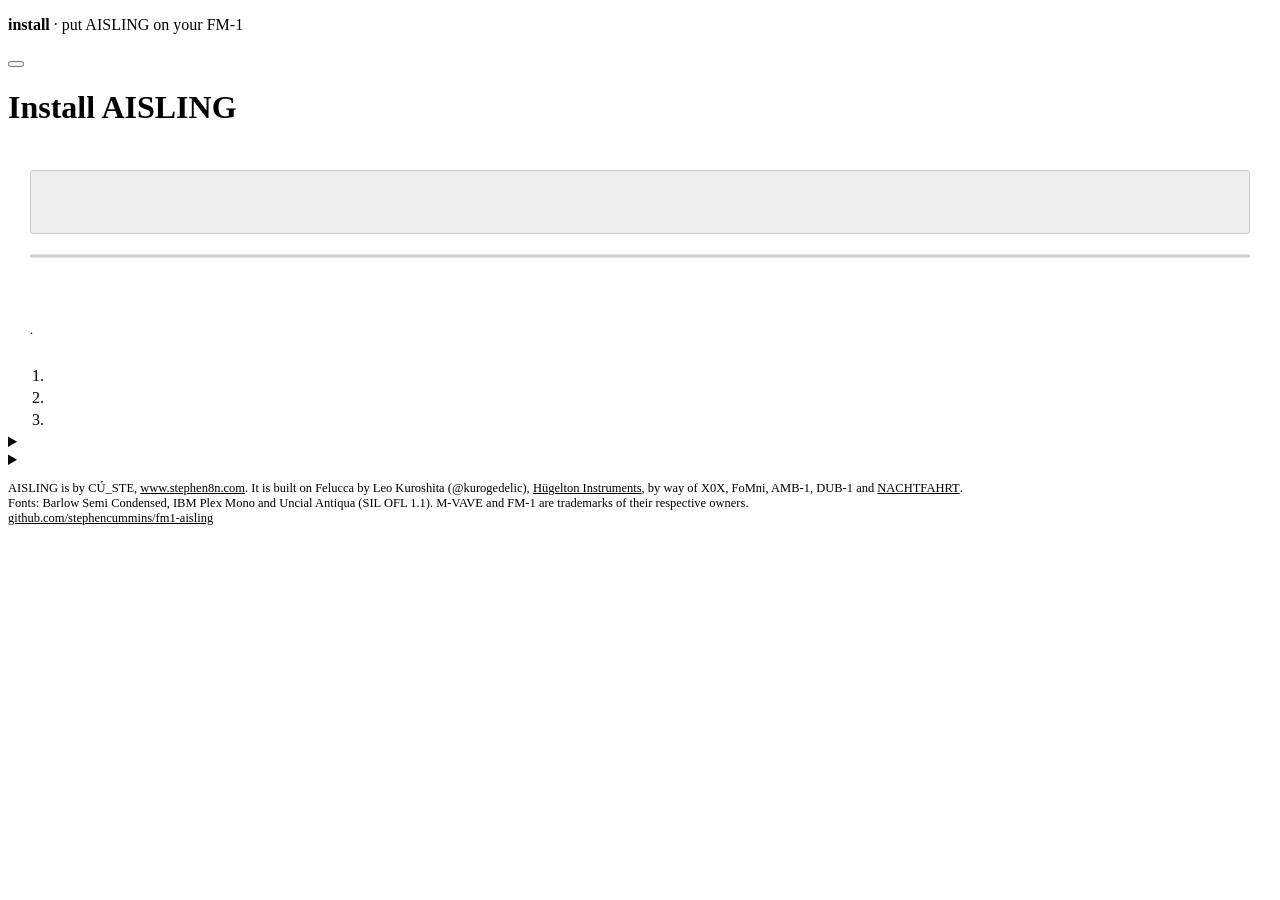
<file: web/amb_installer.html>
<!doctype html>
<!-- SPDX-License-Identifier: GPL-3.0-only
     Copyright (C) 2026 Leo Kuroshita (@kurogedelic), Hügelton Instruments
     AISLING: Felucca's installer page (web/index_pkg.html, by way of X0X and NACHTFAHRT), branded for AISLING, English first.
     tools/make_pages.py inlines fm1pkg.js and fm1ota.js and the package's metadata. -->
<html lang="en">
<head>
<meta charset="utf-8">
<meta name="viewport" content="width=device-width, initial-scale=1">
<title>Install · AISLING</title>
<style>
  /* The install page's own; the rest is the site's (web/brand/site.css, mg-*). The cover says what the page is for and
     holds the one thing to press and how it is going; the three steps under it; the rest folded away */
  .pane p { margin: 0 0 12px; }
  .pane p:last-child { margin-bottom: 0; }
  .btns { display: flex; flex-wrap: wrap; gap: 8px; margin: 0; }
  .act { display: flex; flex-direction: column; justify-content: center; min-width: 0; padding: 22px; background: var(--brand-ground);
         color: var(--brand-ink); border-left: 1px solid var(--brand-rule); }
  .act p { margin: 0; }
  .act .risk { margin-top: 18px; padding-top: 12px; border-top: 1px solid var(--brand-rule); font-size: 12px; color: var(--brand-muted); }
  .act .risk b { font-weight: 400; color: var(--brand-rust); }
  .mg-steps { margin: 0; border-top: 1px solid var(--brand-rule); border-bottom: 1px solid var(--brand-rule); }
  .mg-steps li strong { display: block; margin: 0 0 4px; font: 600 19px/1.2 var(--brand-display); letter-spacing: .03em;
                        text-transform: uppercase; color: var(--brand-ink); }
  .mg-in p { margin: 0 0 12px; }
  .mg-in { max-width: 78ch; }
  .mg-fold details { scroll-margin-top: 90px; }
  @media (max-width: 48rem) { .act { border-left: 0; } }
  .small { color: var(--brand-muted); font-size: 12.5px; }
  .small a { color: inherit; }
  /* the one thing to press */
  #go { width: 100%; min-height: 64px; font: 600 26px/1 var(--brand-display); letter-spacing: .08em; text-transform: uppercase; }
  #status, #alert { margin: 12px 0 0; min-height: 1.6em; }
  #alert:empty { display: none; }
  #chip { margin: 6px 0 0; }
  #chip:empty { display: none; }
  #alert { color: var(--brand-rust); }
  #alert::before { content: "⚠ "; }
  .sr { position: absolute; width: 1px; height: 1px; overflow: hidden; clip: rect(0 0 0 0); white-space: nowrap; }
  label.bar { display: block; font-size: 12.5px; color: var(--brand-muted); margin-top: 14px; }
  progress { display: block; width: 100%; height: 6px; margin-top: 4px; accent-color: var(--brand-green); }
  pre { color: var(--brand-muted); font: inherit; font-size: 12px; white-space: pre-wrap; overflow-wrap: anywhere; margin: 12px 0 0; }
  pre:empty { display: none; }
  ol.plain { margin: 0 0 14px; padding-left: 22px; }
  ol.plain li { margin: 0 0 8px; }
</style>
<!--AISLING-HEAD-->
</head>
<body>
<!--AISLING-BAR-->
<main class="bench">
  <div class="strip">
    <p class="lab"><b>install</b> · put AISLING on your FM-1</p>
    <button class="btn" id="lang" type="button"></button>
  </div>
  <div class="mg-cover">
  <div class="mg-words">
  <div><h1>Install <span>AISLING</span></h1>
  <p class="mg-gloss" data-t="gloss"></p></div>
  <p class="mg-deck" data-t="deck"></p>
  </div>
  <div class="act">
  <p><button class="btn go" id="go" disabled data-t="install"></button></p>
  <label class="bar" for="bar"><span data-t="progress"></span>
    <progress id="bar" max="100" value="0"></progress></label>
  <p id="status" role="status"></p>
  <p id="chip" aria-live="polite"></p>
  <p id="alert" role="alert"></p>
  <pre id="log"></pre>
  <p class="risk"><b data-t="riskh"></b> · <span data-t="beta"></span></p>
  </div>
  </div>
  <ol class="mg-steps">
    <li><strong data-t="step1h"></strong><span data-t="step1"></span></li>
    <li><strong data-t="step2h"></strong><span data-t="step2"></span></li>
    <li><strong data-t="step3h"></strong><span data-t="step3"></span></li>
  </ol>
  <div class="mg-fold">
  <details id="stock">
  <summary data-t="stockh"></summary>
  <div class="mg-in">
  <p data-t="stockwhy"></p>
  <ol class="plain">
    <li data-t="stock1"></li>
    <li data-t="stock2"></li>
    <li data-t="stock3"></li>
    <li data-t="stock4"></li>
  </ol>
  <p class="btns"><a class="btn" href="https://www.m-vave.com/download" target="_blank" rel="noopener"><span data-t="stockgo"></span><span class="sr" data-t="newtab"></span></a>
  <a class="btn" href="https://thefirmwarehub.com/#official" target="_blank" rel="noopener"><span data-t="stockhub"></span><span class="sr" data-t="newtab"></span></a></p>
  </div>
  </details>
  <details id="wrong">
  <summary data-t="wrongh"></summary>
  <div class="mg-in">
  <p><span data-t="brick"></span>
    <a href="../manual/#recovering-an-fm-1-that-wont-start" data-t="bricklink"></a></p>
  </div>
  </details>
  </div>
  <section class="pane">
  <p class="small"><a href="../" data-t="manual"></a></p>
  <p class="small">AISLING is by CÚ_STE, <a href="https://www.stephen8n.com" target="_blank" rel="noopener">www.stephen8n.com<span class="sr" data-t="newtab"></span></a>.
    It is built on Felucca by Leo Kuroshita (@kurogedelic), <a href="https://hugelton.com" target="_blank" rel="noopener">Hügelton Instruments<span class="sr" data-t="newtab"></span></a>,
    by way of X0X, FoMni, AMB-1, DUB-1 and <a href="https://github.com/FartyPants/fm1-nachtfahrt" target="_blank" rel="noopener">NACHTFAHRT<span class="sr" data-t="newtab"></span></a>.<br>
    Fonts: Barlow Semi Condensed, IBM Plex Mono and Uncial Antiqua (SIL OFL 1.1). M-VAVE and FM-1 are trademarks of their respective owners.<br>
    <span data-t="license"></span> <a href="https://github.com/stephencummins/fm1-aisling" target="_blank" rel="noopener">github.com/stephencummins/fm1-aisling<span class="sr" data-t="newtab"></span></a></p>
  </section>
</main>
<script type="module">
/*LIB*/
const $ = (id) => document.getElementById(id);
const TEXT = {
  ja: {
    gloss: "Chrome か Edge と、USB ケーブル 1 本。",
    deck: "ブラウザから 3 ステップ。ほかに入れるものはありません。",
    step1h: "FM-1 を接続する",
    step1: "USB ケーブルでパソコンに直接つないでください。Probe や Transporter などの機材は不要です。",
    step2h: "インストールを押す",
    step2: "Chrome か Edge で使えます。ブラウザが MIDI の使用許可を求めたら、許可してください。",
    step3h: "ケーブルはそのままで",
    step3: "書き込み中は USB を抜かないでください。",
    newtab: "（新しいタブで開きます）", progress: "進み具合", ready: "インストールできます: AISLING ",
    percent: "%",
    install: "インストール", other: "English",
    manual: "AISLING のページへ",
    wrongh: "起動しなくなったら",
    brick: "万一 FM-1 が起動しなくなった場合は、Mac から標準ファームウェアに戻せます:",
    bricklink: "起動しない FM-1 の復旧（英語）",
    riskh: "自己責任で",
    beta: "このカスタムファームウェアを使ったことで FM-1 が壊れたり不具合が起きたりしても、作者は一切の責任を負いません。自己責任でお使いください。",
    stockh: "純正ファームウェアに戻す",
    stockwhy: "純正ファームウェアは AISLING（またはそのセーフモード）から同じ USB ケーブルで戻せますが、FM-1 にすでに入っているブートローダーと同じバージョンに限ります。V15 と V16 はブートローダーが異なり、AISLING は合わないほうを受け付けません（FM-1 に UPDATE、続いて FAILED と表示され、何も書き込まれません）。AISLING で保存した曲の設定は消えることがあります。",
    stock1: "FM-1 に V16 が入ったことがある場合（購入時から、またはアップデートで）: M-VAVE のダウンロードページから M-UPGRADE（PC Software、Windows または Mac）と FM-1 のファームウェア（PC Firmware）を入手し、FM-1 を USB で接続し、MIDI を使う他のアプリを閉じて、M-UPGRADE で書き込む。",
    stock2: "「Failed to enter upgrade mode!」と表示されたら、M-UPGRADE を開いたまま USB ケーブルを挿し直して続ける。",
    stock3: "V15 しか入ったことがない場合: M-VAVE のページには今は V16 しかないので、The Firmware Hub の「Back to official V15」を使う。",
    stock4: "どちらかわからなければ、片方を試してください。合わないほうは受け付けられず、何も書き込まれません。",
    stockgo: "M-VAVE のダウンロードページへ",
    stockhub: "The Firmware Hub へ",
    nomidi: "このブラウザでは使えません。Chrome か Edge で開いてください。", loadfail: "読み込めませんでした: ",
    start: "開始します", verify: "確認中", loader: "書き込みモードに切り替え中", write: "書き込み中",
    reboot: "再起動中", done: "完了しました", stopped: "途中で止まりました。USB を挿し直してもう一度押してください。",
    error: "エラー: ",
    denied: "MIDI（SysEx）の使用が許可されませんでした。アドレスバーのサイト設定で MIDI を許可して、もう一度押してください。",
    notfound: "FM-1 が見つかりません。USB ケーブル（データ通信用か）を確かめ、MIDI を使う他のアプリを閉じてから、もう一度押してください。",
    model: "接続されている機器は FM-1 ではありません。",
    lost: "USB の接続が切れました。挿し直してもう一度押してください。",
    noloader: "書き込みモードの FM-1 が見つかりません。USB を挿し直してもう一度押してください（終わるまで書き込みモードのままです）。",
    noreturn: "FM-1 が戻ってきません。電源を入れ直してください。",
    mismatch: "書き込みは終わりましたが、FM-1 が別のバージョンを報告しています: ",
    badpkg: "インストールするファイルが壊れています。ページを再読み込みしてください。",
    leave: "書き込み中です。ページを閉じないでください。",
    chip: "フラッシュチップ: ", chipid: "、ID ", chipend: "", chip856014: "Puya P25Q80（初期のもの）",
    chipB36014: "UCUN UC25HQ80（2026 年秋以降に販売された FM-1 の新しいもの）", chipother: "AISLING の知らないチップ",
    license: "GPL-3.0、無保証。ソース:",
  },
  en: {
    gloss: "Chrome or Edge, and a USB cable.",
    deck: "Three steps, from the browser. Nothing else to install.",
    step1h: "Connect the FM-1",
    step1: "Plug its USB cable straight into the computer. No probe or Transporter is needed.",
    step2h: "Press Install",
    step2: "In Chrome or Edge. The browser asks to let this page use MIDI devices: allow it.",
    step3h: "Leave the cable in",
    step3: "Do not unplug the USB cable while writing.",
    newtab: " (opens in a new tab)", progress: "Progress", ready: "Ready to install AISLING ",
    percent: " percent",
    install: "Install", other: "日本語",
    manual: "Back to AISLING",
    wrongh: "If it won't start",
    brick: "If the FM-1 no longer starts, a Mac can put the stock firmware back:",
    bricklink: "recovering an FM-1 that won't start",
    riskh: "At your own risk",
    beta: "The author accepts no responsibility if your FM-1 is damaged or misbehaves because of this custom firmware. Use it at your own risk.",
    stockh: "Back to the stock firmware",
    stockwhy: "The official firmware goes back from AISLING (or its safe mode) over the same USB cable, but only in the version whose bootloader your FM-1 already has. V15 and V16 have different ones, and AISLING refuses the other: the FM-1 shows UPDATE, then FAILED, and nothing is written. The pieces saved in AISLING may be lost.",
    stock1: "If your FM-1 has had V16, new or as an update: on M-VAVE's download page, get M-UPGRADE (under PC Software, for Windows or Mac) and the FM-1 firmware (under PC Firmware). Connect the FM-1 by USB, close other apps that use MIDI, and write the firmware with M-UPGRADE.",
    stock2: "If M-UPGRADE says \"Failed to enter upgrade mode!\", leave it open, replug the USB cable and carry on.",
    stock3: "If it has only had V15: M-VAVE's page offers only V16 now, so use Back to official V15 on The Firmware Hub instead.",
    stock4: "Not sure which? Try one: the other is refused, and nothing is written.",
    stockgo: "Go to M-VAVE's download page",
    stockhub: "Go to The Firmware Hub",
    nomidi: "This browser cannot do it. Open the page in Chrome or Edge.", loadfail: "Could not load: ",
    start: "Starting", verify: "Verifying", loader: "Switching to update mode", write: "Writing",
    reboot: "Restarting", done: "Done", stopped: "Stopped. Replug the USB cable and press Install again.",
    error: "Error: ",
    denied: "MIDI (SysEx) access was not allowed. Allow MIDI in the site settings (address bar) and press Install again.",
    notfound: "FM-1 not found. Check the USB cable (a data cable), close other apps that use MIDI, and press Install again.",
    model: "The connected device is not an FM-1.",
    lost: "The USB connection was lost. Replug it and press Install again.",
    noloader: "The FM-1 in update mode was not found. Replug the USB cable and press Install again (it stays in update mode until it is finished).",
    noreturn: "The FM-1 did not come back. Power-cycle it.",
    mismatch: "Written, but the FM-1 reports another version: ",
    badpkg: "The file to install is damaged. Reload the page.",
    leave: "Writing. Do not close the page.",
    chip: "Flash chip: ", chipid: " (ID ", chipend: ")", chip856014: "Puya P25Q80, the first one",
    chipB36014: "UCUN UC25HQ80, the newer one in FM-1s sold since autumn 2026", chipother: "not one AISLING knows",
    license: "GPL-3.0, no warranty. Source:",
  },
};
let lang = "en";                                 /* English first; 日本語 is a click away */
const t = (k) => TEXT[lang][k];
let lastKey = null, lastArg = "";
/* what went wrong goes to the alert (read at once), the rest to the status (read when the reader is free) */
const FAIL = new Set(["nomidi", "loadfail", "stopped", "error", "denied", "notfound", "model", "lost", "noloader", "noreturn",
                      "mismatch", "badpkg"]);
function show(k, txt) {
  $(FAIL.has(k) ? "alert" : "status").textContent = txt;
  $(FAIL.has(k) ? "status" : "alert").textContent = "";
}
/* the flash chip, as the FM-1 reports it once it restarts on the new firmware (AISLING from 1.1 says; 0 = not known) */
let chip = 0;
function showChip() {
  if (!chip) { $("chip").textContent = ""; return; }
  const id = chip.toString(16).toUpperCase().padStart(6, "0");
  const name = TEXT[lang]["chip" + id] || t("chipother");
  $("chip").textContent = t("chip") + name + t("chipid") + id + t("chipend");
}
function applyLang() {
  document.documentElement.lang = lang;
  document.querySelectorAll("[data-t]").forEach((e) => { e.textContent = t(e.dataset.t); });
  $("lang").textContent = t("other");
  $("lang").lang = lang === "ja" ? "en" : "ja";
  if (lastKey) show(lastKey, t(lastKey) + lastArg);
  showChip();
}
$("lang").addEventListener("click", () => { lang = lang === "ja" ? "en" : "ja"; applyLang(); });
applyLang();
/* a link to a folded part (#stock, #wrong, #back) opens it */
function openHash() {
  const d = location.hash.length > 1 && document.getElementById(location.hash.slice(1));
  if (d && d.tagName === "DETAILS") d.open = true;
}
window.addEventListener("hashchange", openHash);
openHash();
const sayK = (k, arg = "") => { lastKey = k; lastArg = arg; show(k, t(k) + arg); };
/* progress in words: "Writing, 40 percent", at most every 2 s or every 10 percent (the bar moves smoothly) */
let lastPct = -100, lastAt = 0;
function progress(k, pct) {
  pct = Math.round(pct);
  $("bar").value = pct;
  const now = performance.now();
  if (k === lastKey && pct < 100 && pct - lastPct < 10 && now - lastAt < 2000) return;
  lastPct = pct; lastAt = now;
  sayK(k, (lang === "ja" ? " " : ", ") + pct + t("percent"));
}
const log = (t) => { $("log").textContent += t + "\n"; };
let image = null;
const meta = /*META*/;

let writing = false;
window.addEventListener("beforeunload", (e) => { if (writing) { e.preventDefault(); e.returnValue = t("leave"); } });

(async () => {
  if (!navigator.requestMIDIAccess) { sayK("nomidi"); return; }
  try {
    const r = await fetch(meta.pkg);
    if (!r.ok) throw new Error(`${meta.pkg}: HTTP ${r.status}`);
    const pkg = new Uint8Array(await r.arrayBuffer());
    if (productOf(pkg) !== meta.product) { sayK("badpkg"); return; }
    image = logicalImage(pkg);
    sayK("ready", meta.version);
    $("go").disabled = false;
  } catch (e) { sayK("loadfail", e.message); }
})();

/* stock firmware: M-VAVE's own updater, M-UPGRADE, for V16, or The Firmware Hub for V15 (the links under "Back to
   the stock firmware"); this page wrote M-VAVE's FM-1 V15 itself until M-VAVE replaced it with V16 */
async function run(img, product) {
  let midi;
  try { midi = await navigator.requestMIDIAccess({ sysex: true }); }
  catch (e) { sayK("denied"); return; }
  writing = true;
  $("go").disabled = true;
  chip = 0;
  showChip();
  try {
    const up = new Updater(midi, log);
    const total = 74 + 1167;
    const step = (k, a) => {
      log(`${k} ${k === "chip" ? a.toString(16).toUpperCase().padStart(6, "0") : a ?? ""}`);
      if (k === "start") sayK("start");
      if (k === "verify") progress("verify", (a / total) * 100);
      if (k === "loader") sayK("loader");
      if (k === "write") progress("write", ((74 + a) / total) * 100);
      if (k === "reboot") sayK("reboot");
      if (k === "chip") { chip = a; showChip(); }
      if (k === "done") { $("bar").value = 100; sayK("done"); }
    };
    const ota = await up.find((id) => /^ota-/i.test(id.model));
    if (ota) {
      ota.link.close();
      sayK((await up.resume(img, step, product)) ? "done" : "stopped");
    } else {
      await up.install(img, product, step);
    }
  } catch (e) {
    if (e && e.code && TEXT[lang][e.code]) sayK(e.code, e.detail || "");
    else sayK("error", e && e.message);
    log(String(e && e.stack || e));
  }
  writing = false;
  $("go").disabled = !image;
}

$("go").addEventListener("click", () => run(image, meta.product));
</script>
</body>
</html>
</file>
